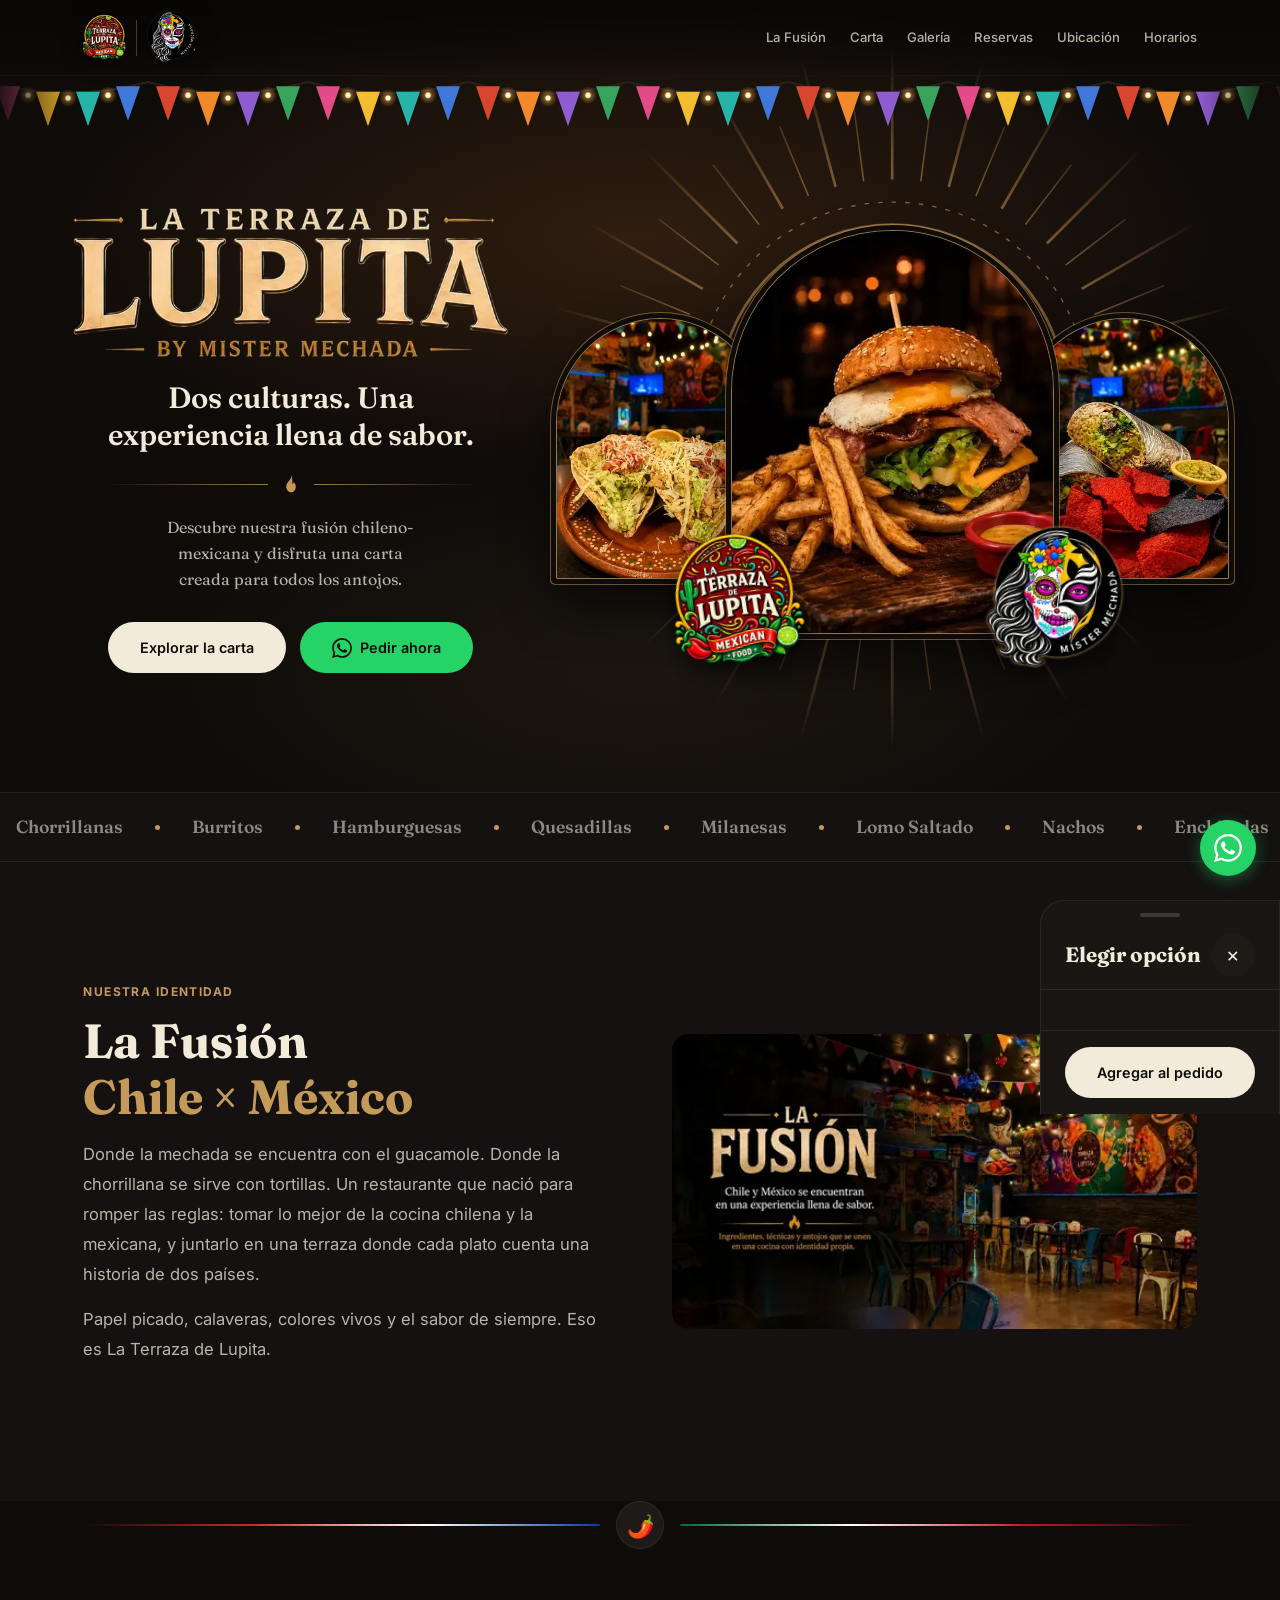
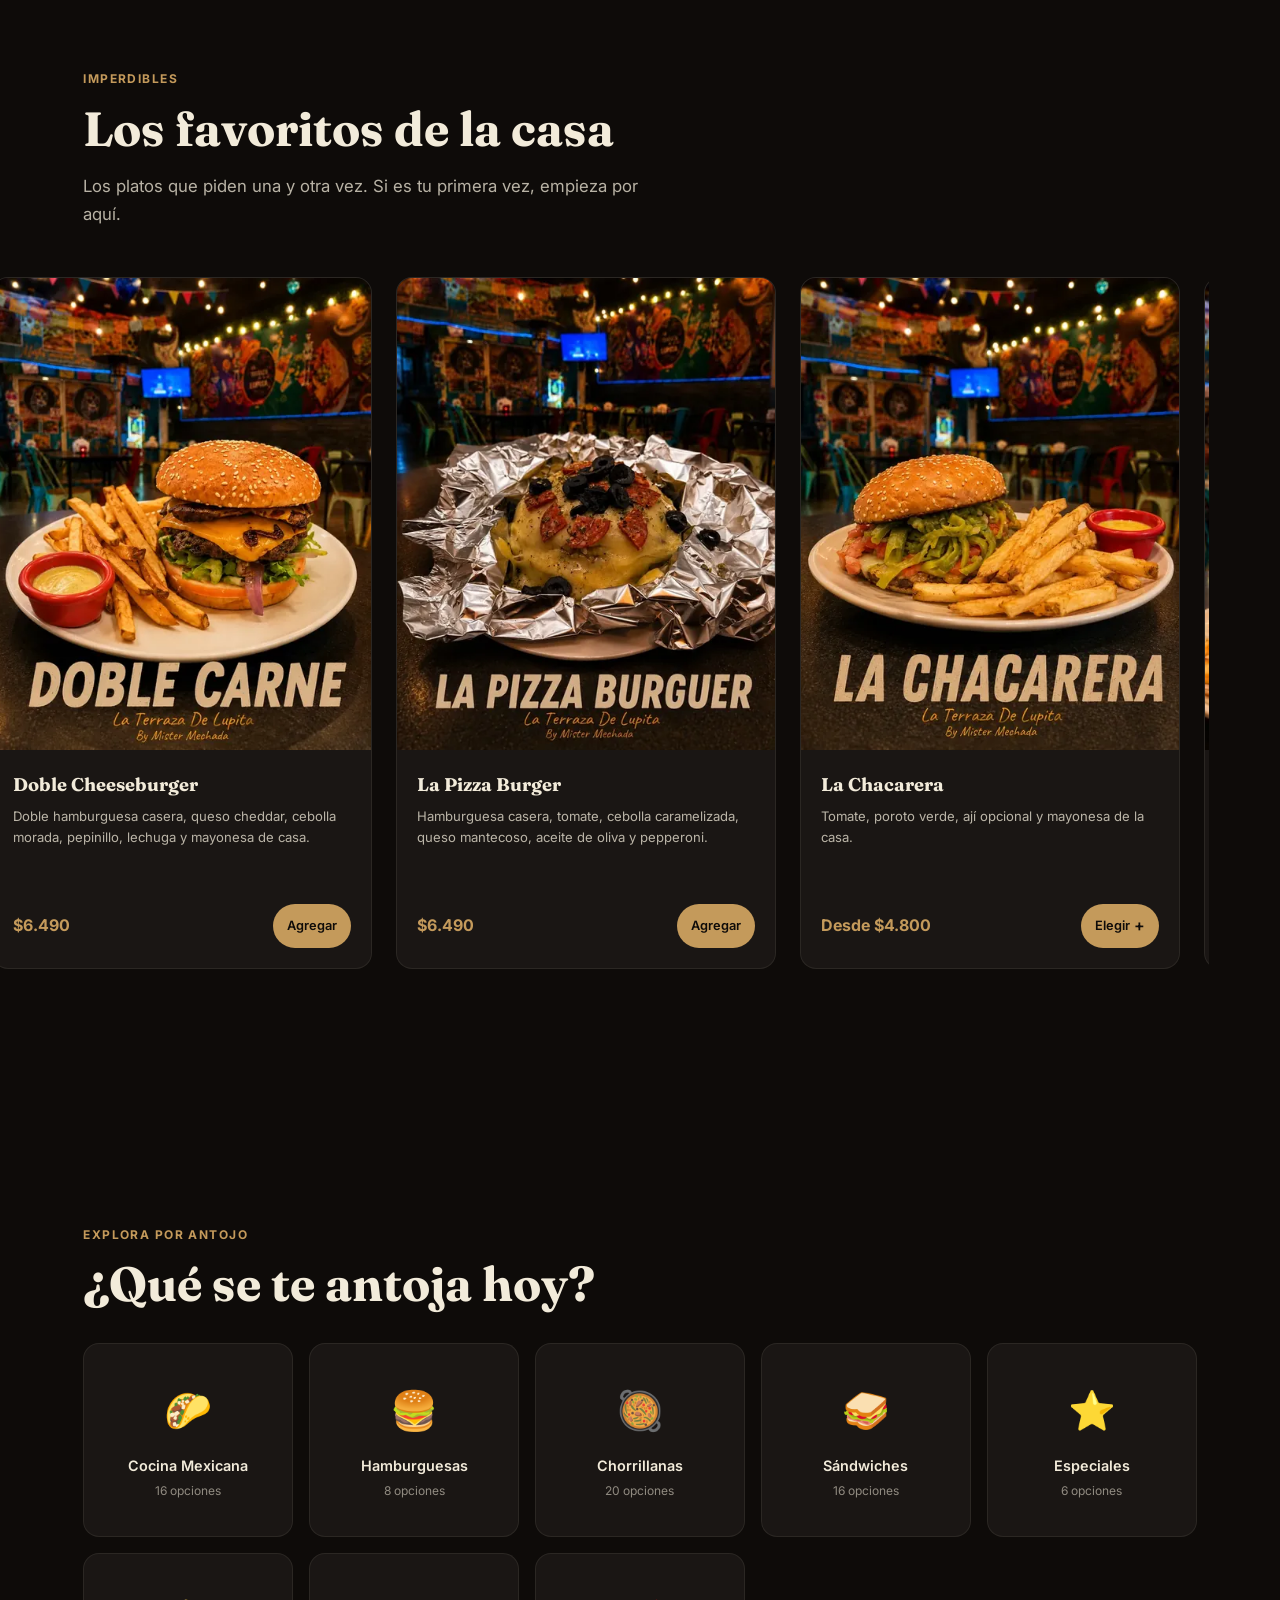
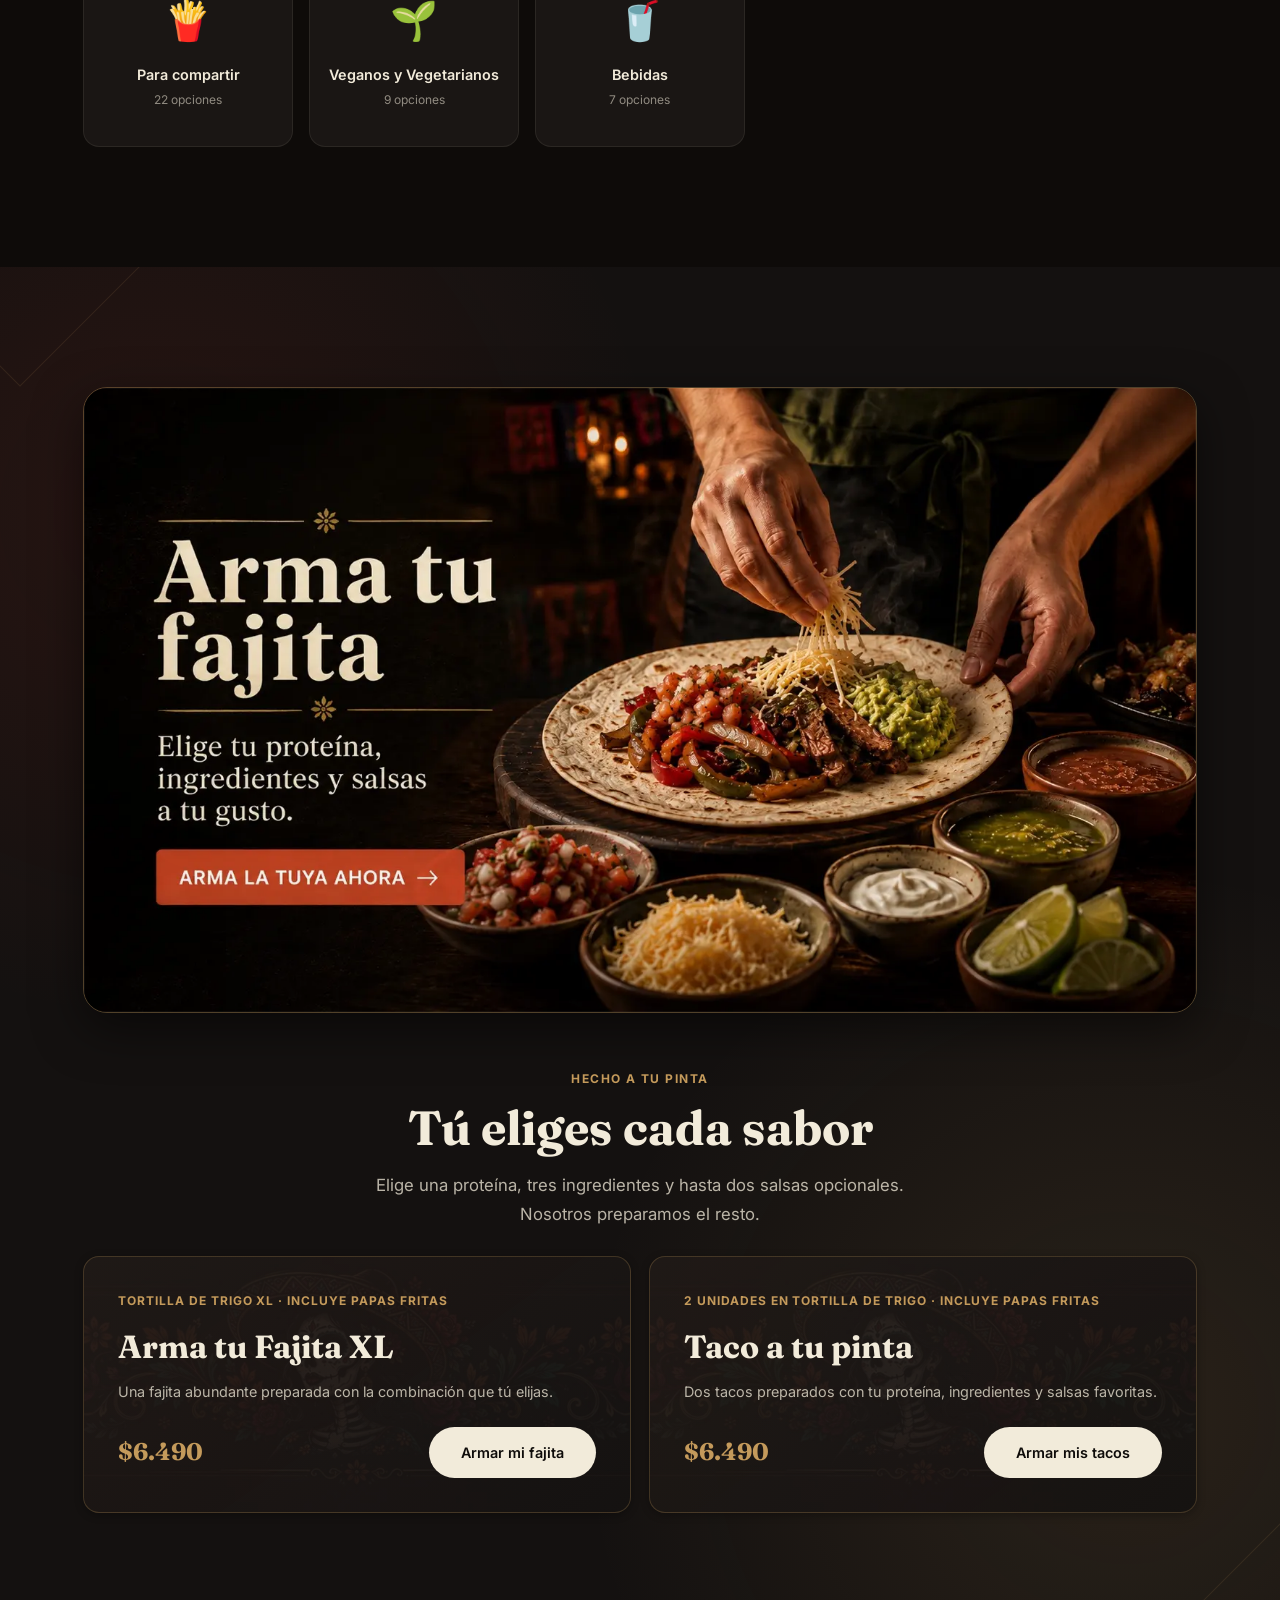
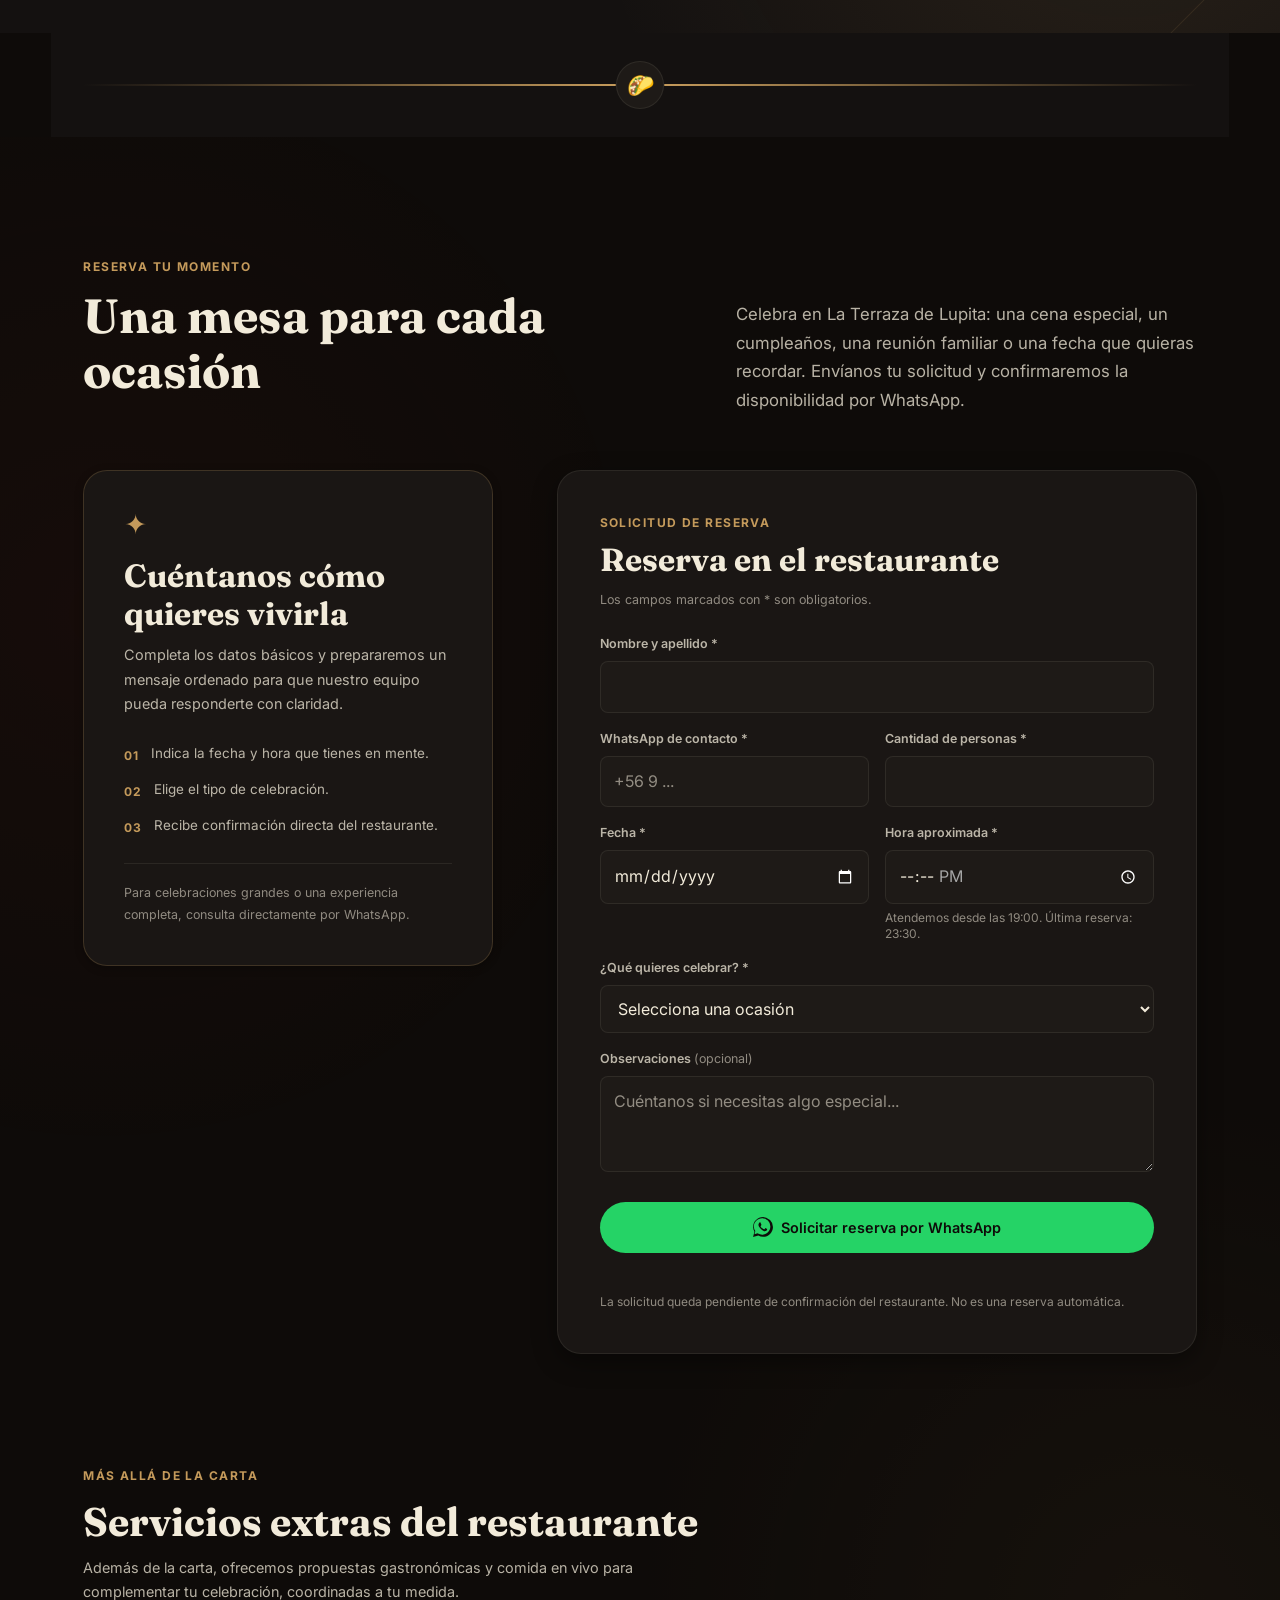
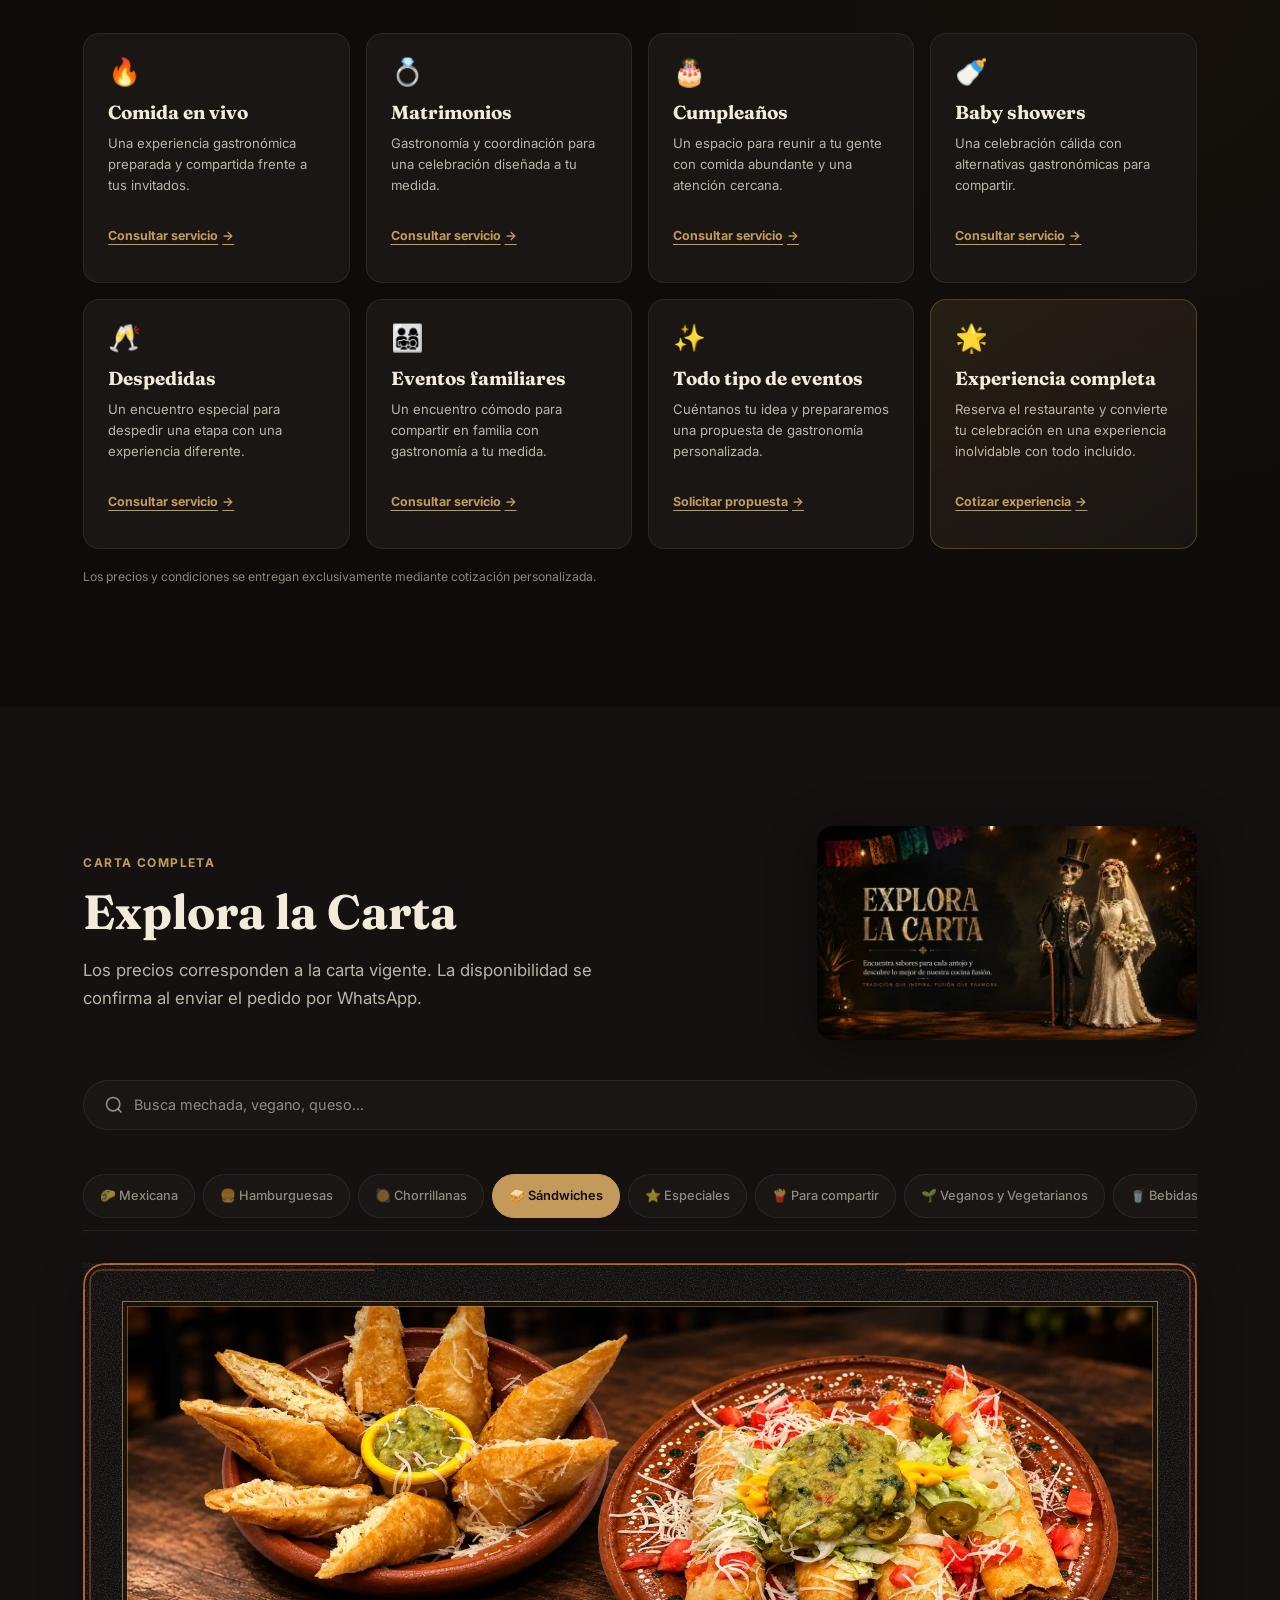
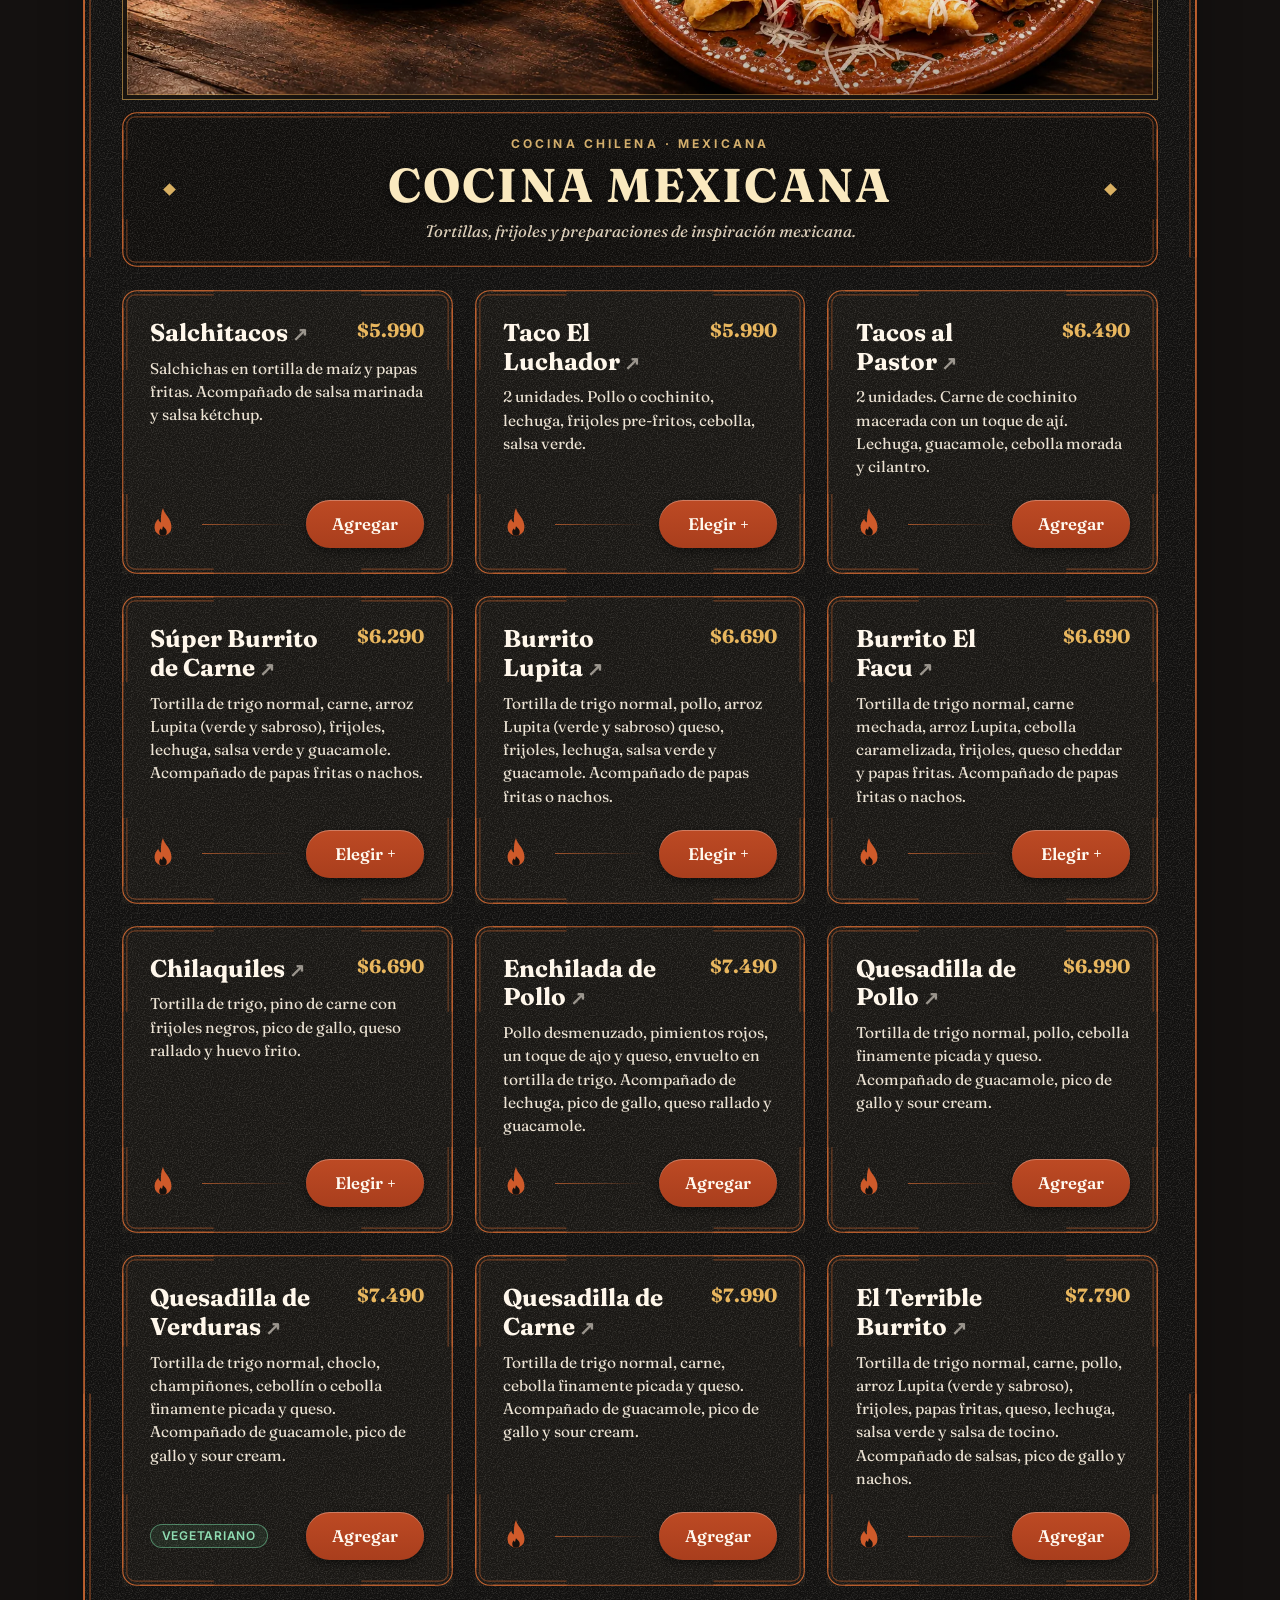
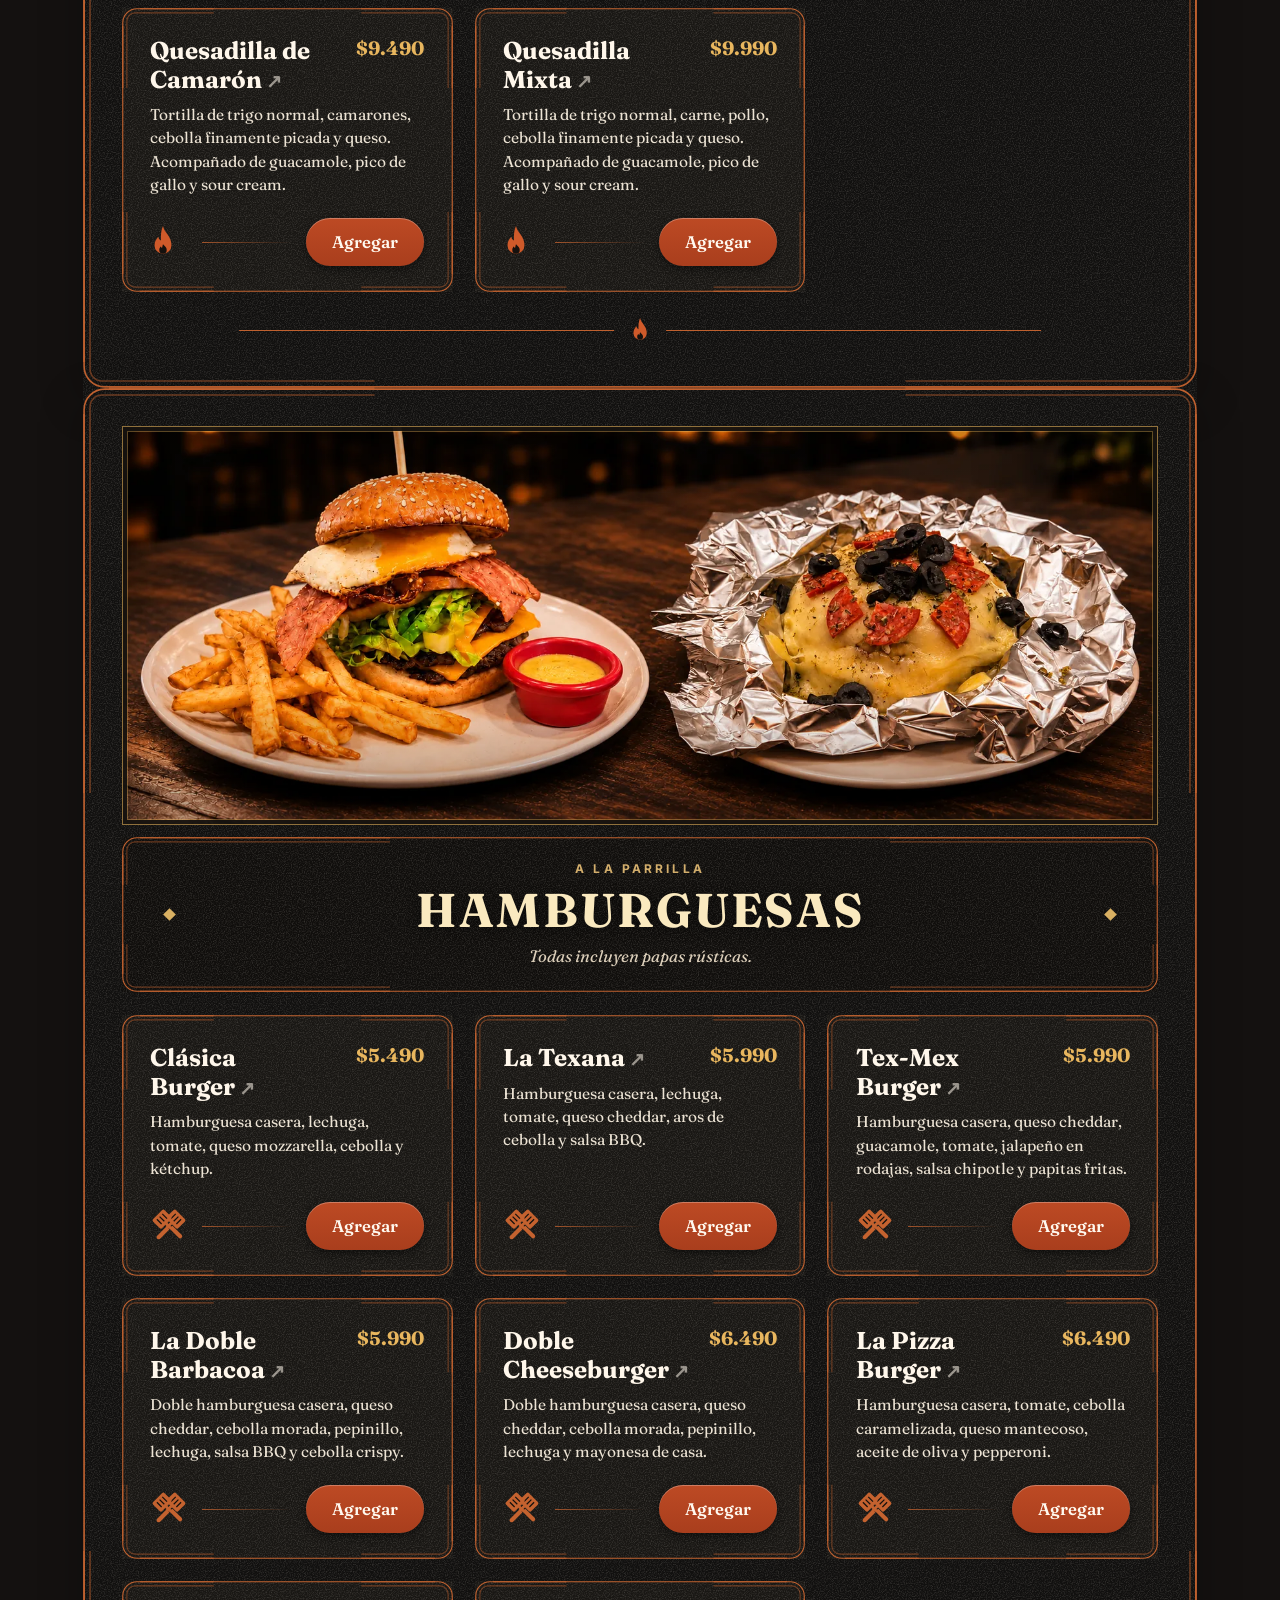
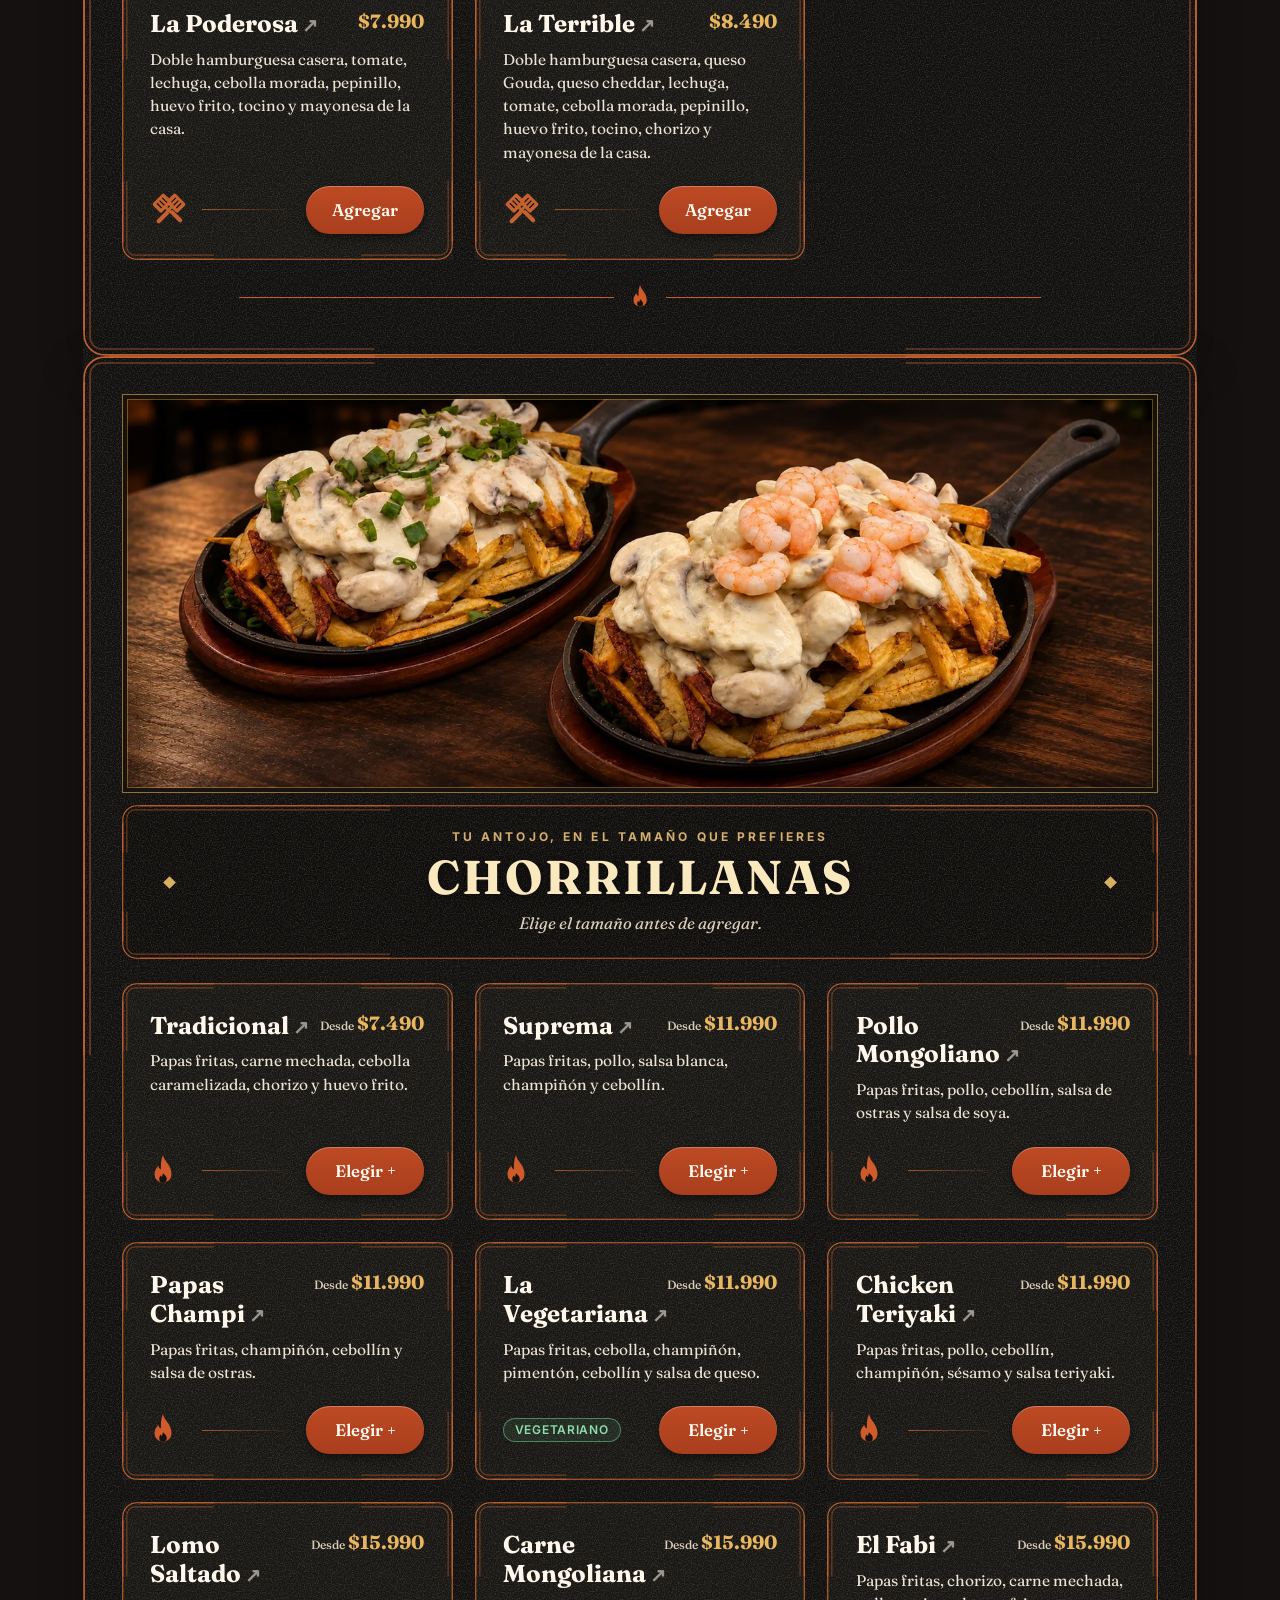
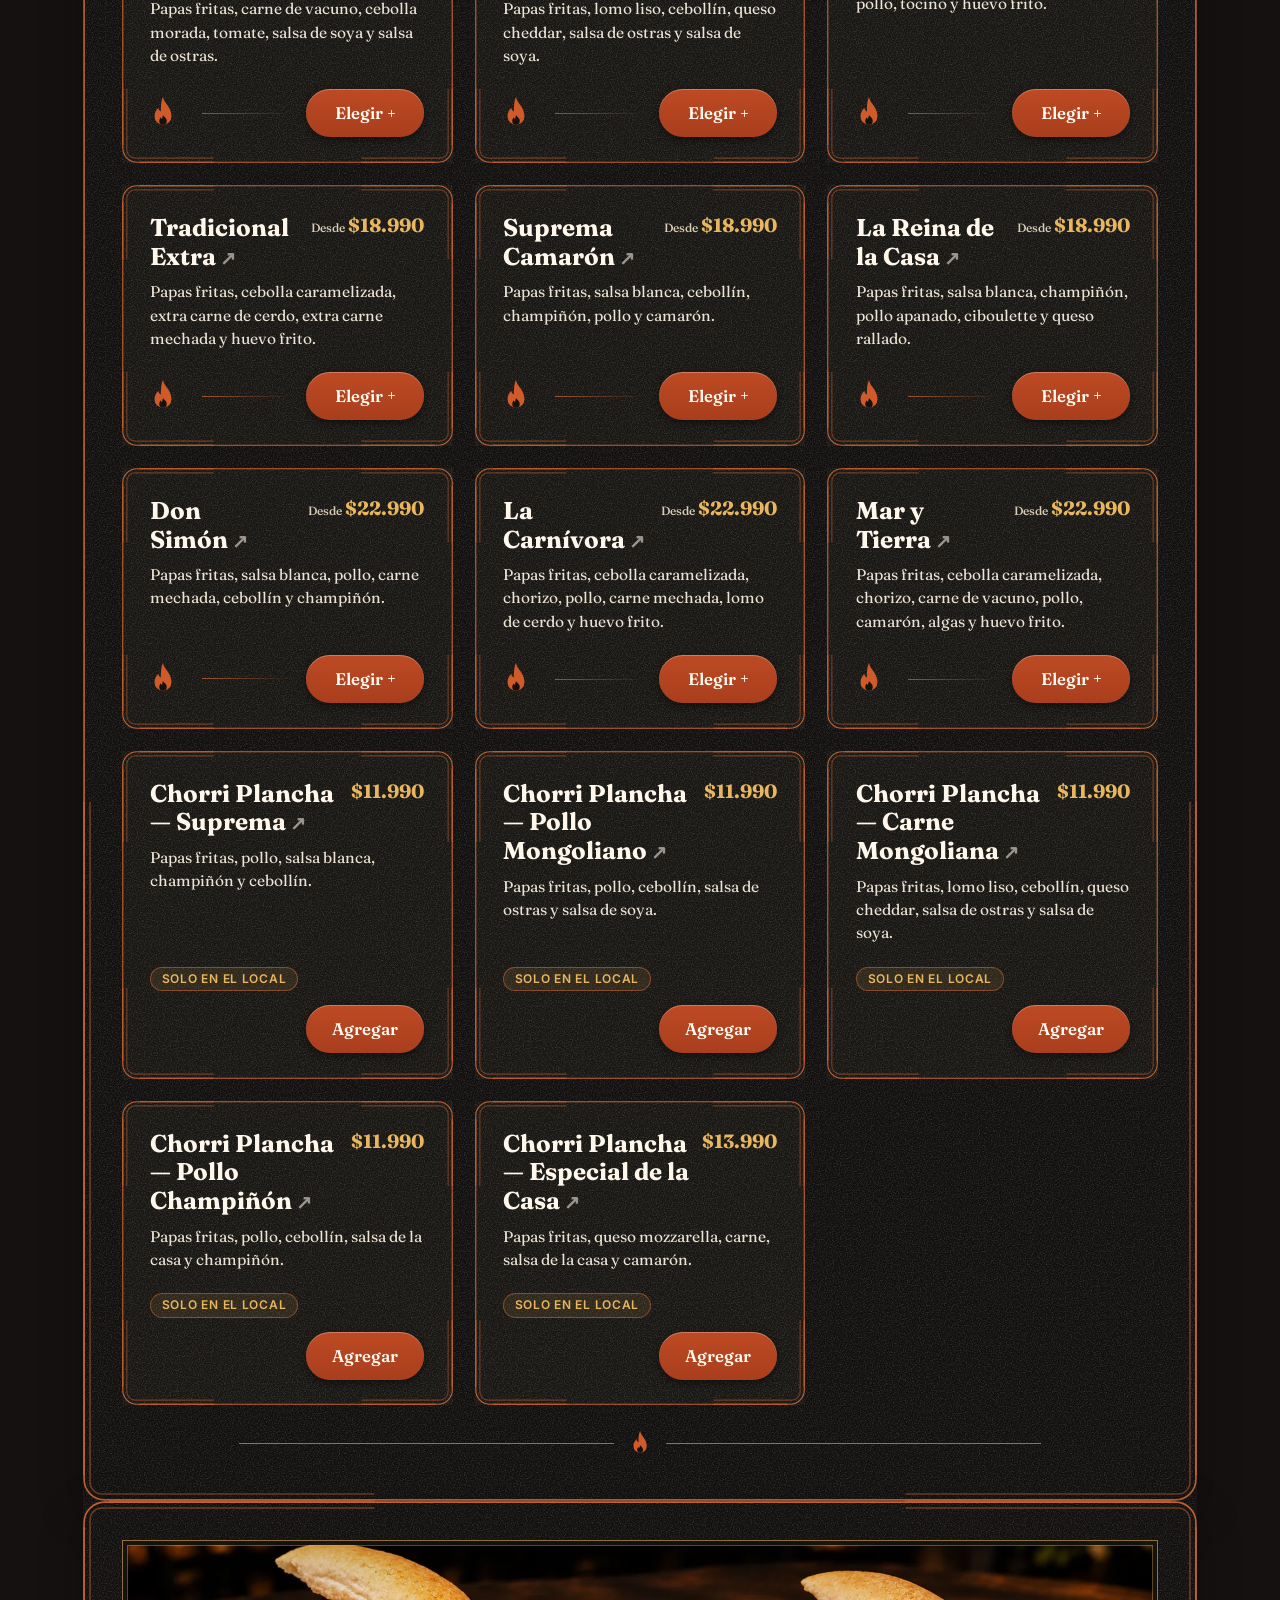
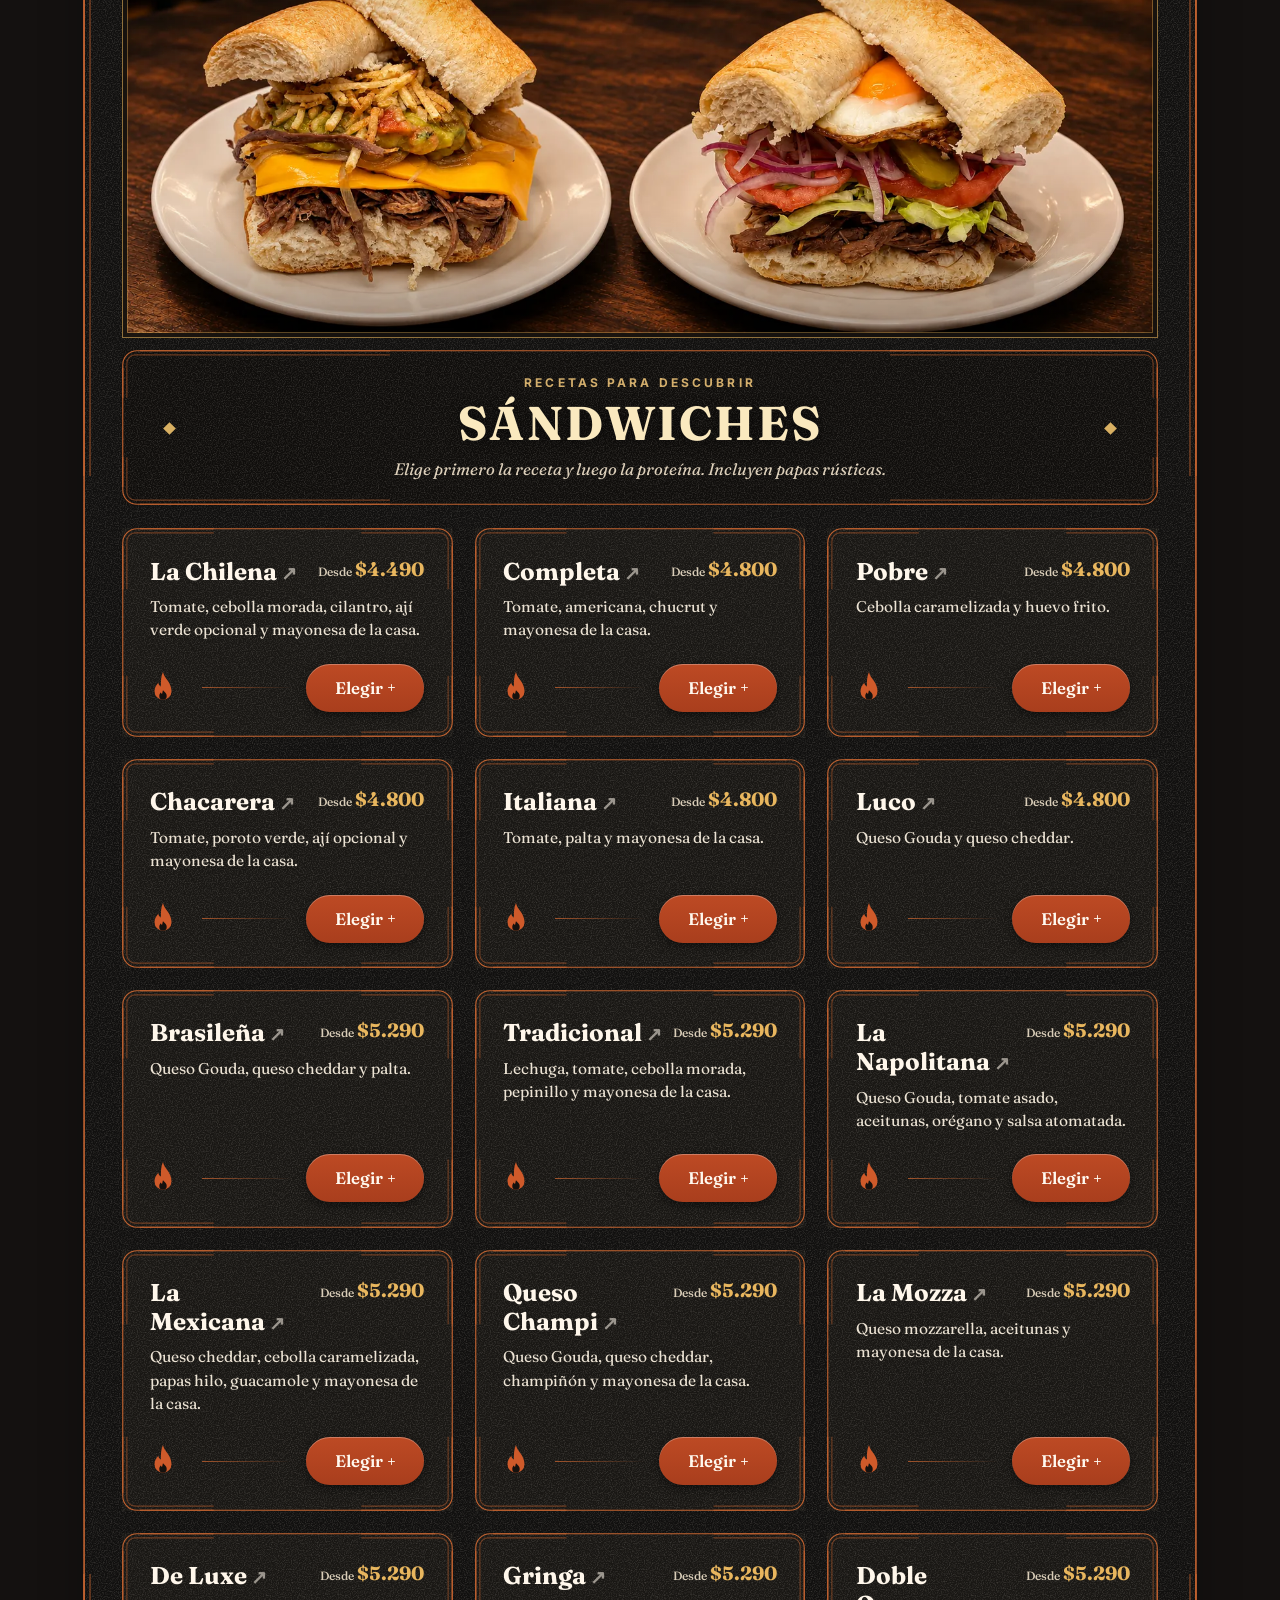
<file: index.html>
<!DOCTYPE html>
<html lang="es-CL">
<head>
<meta charset="UTF-8">
<meta name="viewport" content="width=device-width, initial-scale=1, viewport-fit=cover">
<title>La Terraza de Lupita · Fusión chileno-mexicana en Batuco</title>
<meta name="description" content="Restaurante de comida fusión chilena-mexicana en Batuco, Lampa. Explora la carta, personaliza tu pedido, reserva tu mesa y consulta eventos por WhatsApp.">
<meta name="theme-color" content="#0E0B09">
<meta name="color-scheme" content="dark">
<meta name="format-detection" content="telephone=no">
<meta property="og:title" content="La Terraza de Lupita by Mister Mechada">
<meta property="og:description" content="Dos culturas. Una experiencia llena de sabor. Carta digital, delivery, retiro y pedidos a la mesa en Batuco.">
<meta property="og:type" content="website">
<meta property="og:locale" content="es_CL">
<link rel="canonical" href="https://laterrazadelupita.cl/">
<meta property="og:url" content="https://laterrazadelupita.cl/">
<meta property="og:site_name" content="La Terraza de Lupita by Mister Mechada">
<meta property="og:image" content="https://laterrazadelupita.cl/assets/img/og-image.jpg?v=20261124">
<meta property="og:image:type" content="image/jpeg">
<meta property="og:image:width" content="1200">
<meta property="og:image:height" content="630">
<meta property="og:image:alt" content="La Terraza de Lupita by Mister Mechada — Dos culturas, una experiencia llena de sabor">
<meta name="twitter:card" content="summary_large_image">
<meta name="twitter:title" content="La Terraza de Lupita by Mister Mechada">
<meta name="twitter:description" content="Dos culturas. Una experiencia llena de sabor. Carta digital, delivery, retiro y pedidos a la mesa en Batuco.">
<meta name="twitter:image" content="https://laterrazadelupita.cl/assets/img/og-image.jpg?v=20261124">
<link rel="icon" href="/favicon.ico" sizes="any">
<link rel="icon" type="image/png" sizes="32x32" href="/favicon-32.png">
<link rel="apple-touch-icon" href="/apple-touch-icon.png">
<link rel="preconnect" href="https://fonts.googleapis.com">
<link rel="preconnect" href="https://fonts.gstatic.com" crossorigin>
<link href="https://fonts.googleapis.com/css2?family=Fraunces:opsz,wght@9..144,400;9..144,600;9..144,700;9..144,800&family=Inter:wght@400;500;600;700&display=swap" rel="stylesheet">
<script type="application/ld+json">
{
  "@context": "https://schema.org",
  "@type": "Restaurant",
  "name": "La Terraza de Lupita by Mister Mechada",
  "description": "Restaurante de comida fusión chilena-mexicana en Batuco. Chorrillanas, sándwiches, cocina mexicana, hamburguesas y más.",
  "url": "https://laterrazadelupita.cl",
  "image": "https://laterrazadelupita.cl/assets/img/og-image.jpg?v=20261124",
  "telephone": "+56990998900",
  "address": {
    "@type": "PostalAddress",
    "streetAddress": "Chile 1040",
    "addressLocality": "Batuco, Lampa",
    "addressRegion": "Región Metropolitana",
    "addressCountry": "CL"
  },
  "servesCuisine": ["Chilena", "Mexicana", "Tex-Mex", "Fusión"],
  "priceRange": "$$",
  "acceptsReservations": true,
  "hasMenu": "https://laterrazadelupita.cl/#carta",
  "openingHoursSpecification": [
    {
      "@type": "OpeningHoursSpecification",
      "dayOfWeek": ["Sunday","Monday","Tuesday","Wednesday","Thursday"],
      "opens": "19:00",
      "closes": "00:00"
    },
    {
      "@type": "OpeningHoursSpecification",
      "dayOfWeek": ["Friday","Saturday"],
      "opens": "19:00",
      "closes": "01:00"
    }
  ],
  "sameAs": [
    "https://www.instagram.com/lasterrazasdelupita",
    "https://www.facebook.com/share/1C8872zJEe/?mibextid=wwXIfr",
    "https://www.tiktok.com/@lasterrazasdelupita"
  ]
}
</script>
<link rel="stylesheet" href="css/styles.css?v=20261126b">
<link rel="stylesheet" href="css/lupita-carta.css?v=20261125b">
<link rel="stylesheet" href="css/lupita-horarios.css?v=20261125b">
</head>
<body>

<a class="skip-link" href="#contenido">Saltar al contenido</a>

<!-- ═══ SPLASH LOADER ═══ -->
<div class="splash" id="splash" aria-hidden="true">
  <div class="splash__inner">
    <span class="splash__brand">La Terraza de Lupita</span>
    <span class="splash__sub">by Mister Mechada</span>
    <div class="splash__bar"><div class="splash__fill"></div></div>
  </div>
</div>

<noscript>
  <style>.splash{display:none!important}</style>
  <div class="noscript-note">La carta interactiva necesita JavaScript. Mientras tanto, haz tu pedido o reserva por <a href="https://wa.me/56990998900" rel="noreferrer">WhatsApp</a>.</div>
</noscript>

<!-- ═══ CUSTOM CURSOR (desktop) ═══ -->
<div class="cursor cursor--outer" id="cursor-outer"></div>
<div class="cursor cursor--inner" id="cursor-inner"></div>

<!-- ═══ SCROLL PROGRESS ═══ -->
<div class="scroll-progress" id="scroll-progress"></div>

<!-- ═══ HEADER ═══ -->
<header class="site-header" id="site-header">
<div class="shell header-inner">
  <a class="brand-lockup" href="#inicio" aria-label="La Terraza de Lupita by Mister Mechada — volver al inicio">
    <img src="assets/brand/terraza-lupita.webp" alt="La Terraza de Lupita" width="128" height="162">
    <span class="brand-lockup__divider" aria-hidden="true"></span>
    <img src="assets/brand/mister-mechada.webp" alt="Mister Mechada" width="145" height="162">
  </a>
  <nav class="header-nav" id="header-nav" aria-label="Principal">
    <a href="#la-fusion">La Fusión</a>
    <a href="#carta">Carta</a>
    <a href="#galeria">Galería</a>
    <a href="#reservas">Reservas</a>
    <a href="#ubicacion">Ubicación</a>
    <a href="#horarios">Horarios</a>
  </nav>
  <button class="hamburger" id="hamburger" type="button" aria-label="Abrir menú" aria-expanded="false" aria-controls="mobile-nav">
    <span></span><span></span><span></span>
  </button>
</div>
</header>

<!-- ═══ MOBILE NAV OVERLAY ═══ -->
<div class="mobile-nav" id="mobile-nav" aria-hidden="true">
  <nav class="mobile-nav__links" aria-label="Menú móvil">
    <a href="#la-fusion">La Fusión</a>
    <a href="#carta">Carta</a>
    <a href="#galeria">Galería</a>
    <a href="#reservas">Reservas y eventos</a>
    <a href="#solo-local">Solo en el Local</a>
    <a href="#ubicacion">Ubicación</a>
    <a href="#horarios">Horarios</a>
    <a class="mobile-nav__cta" href="https://wa.me/56990998900" target="_blank" rel="noreferrer">Pedir por WhatsApp</a>
  </nav>
</div>

<main id="contenido" tabindex="-1">

<!-- ═══ HERO ═══ -->
<section class="hero" id="inicio">
  <h1 class="sr-only">La Terraza de Lupita by Mister Mechada — restaurante fusión chileno-mexicana en Batuco</h1>
  <div class="hero__garland" aria-hidden="true"></div>
  <div class="hero__content shell">
    <div class="hero__copy reveal-up">
      <img class="hero__wordmark" src="assets/img/hero-wordmark.webp" alt="" width="658" height="227" decoding="async">
      <p class="hero__tagline">Dos culturas. Una experiencia llena de sabor.</p>
      <div class="hero__rule" aria-hidden="true"><span></span><svg viewBox="0 0 24 24" width="22" height="22" fill="currentColor"><path d="M12.6 2c.4 3.1-1.3 4.8-2.9 6.6C8.2 10.3 6.8 12 6.8 14.7c0 3.4 2.4 6.3 5.2 6.3s5.2-2.7 5.2-6.1c0-2.2-1-3.8-2.1-5.1-.3 1.2-.8 2-1.6 2.6.4-3.7-.5-7.6-.9-10.4z"/></svg><span></span></div>
      <p class="hero__lead">Descubre nuestra fusión chileno-mexicana y disfruta una carta creada para todos los antojos.</p>
      <div class="hero__actions">
        <a class="btn btn--primary magnetic" href="#carta">Explorar la carta</a>
      <a class="btn btn--whatsapp magnetic" href="https://wa.me/56990998900" target="_blank" rel="noreferrer">
        <svg viewBox="0 0 24 24" fill="currentColor" width="20" height="20"><path d="M17.472 14.382c-.297-.149-1.758-.867-2.03-.967-.273-.099-.471-.148-.67.15-.197.297-.767.966-.94 1.164-.173.199-.347.223-.644.075-.297-.15-1.255-.463-2.39-1.475-.883-.788-1.48-1.761-1.653-2.059-.173-.297-.018-.458.13-.606.134-.133.298-.347.446-.52.149-.174.198-.298.298-.497.099-.198.05-.371-.025-.52-.075-.149-.669-1.612-.916-2.207-.242-.579-.487-.5-.669-.51-.173-.008-.371-.01-.57-.01-.198 0-.52.074-.792.372-.272.297-1.04 1.016-1.04 2.479 0 1.462 1.065 2.875 1.213 3.074.149.198 2.096 3.2 5.077 4.487.709.306 1.262.489 1.694.625.712.227 1.36.195 1.871.118.571-.085 1.758-.719 2.006-1.413.248-.694.248-1.289.173-1.413-.074-.124-.272-.198-.57-.347m-5.421 7.403h-.004a9.87 9.87 0 01-5.031-1.378l-.361-.214-3.741.982.998-3.648-.235-.374a9.86 9.86 0 01-1.51-5.26c.001-5.45 4.436-9.884 9.888-9.884 2.64 0 5.122 1.03 6.988 2.898a9.825 9.825 0 012.893 6.994c-.003 5.45-4.437 9.884-9.885 9.884m8.413-18.297A11.815 11.815 0 0012.05 0C5.495 0 .16 5.335.157 11.892c0 2.096.547 4.142 1.588 5.945L.057 24l6.305-1.654a11.882 11.882 0 005.683 1.448h.005c6.554 0 11.89-5.335 11.893-11.893a11.821 11.821 0 00-3.48-8.413z"/></svg>
        Pedir ahora
      </a>
      </div>
    </div>
  </div>
  <div class="hero__stage">
    <figure class="arch arch--left"><img src="assets/img/hero-arco-taco.webp" srcset="assets/img/hero-arco-taco-360.webp 360w, assets/img/hero-arco-taco.webp 560w" sizes="(max-width: 700px) 30vw, 180px" alt="Taco El Luchador servido en plato de barro" width="560" height="700" decoding="async"></figure>
    <figure class="arch arch--right"><img src="assets/img/hero-arco-burrito.webp" srcset="assets/img/hero-arco-burrito-360.webp 360w, assets/img/hero-arco-burrito.webp 560w" sizes="(max-width: 700px) 30vw, 180px" alt="Burrito Lupita con nachos de colores y guacamole" width="560" height="700" decoding="async"></figure>
    <figure class="arch arch--center"><img src="assets/img/hero-foto.webp" srcset="assets/img/hero-foto-480.webp 480w, assets/img/hero-foto.webp 774w" sizes="(max-width: 700px) 45vw, 280px" alt="Hamburguesa con huevo frito, tocino y queso junto a papas fritas, sobre una tabla de madera" width="774" height="864" fetchpriority="high" decoding="async"></figure>
    <img class="hero__seal" src="assets/img/hero-sello.webp" alt="" width="360" height="358" decoding="async">
    <img class="hero__seal hero__seal--mm" src="assets/img/hero-sello-mm.webp" alt="" width="333" height="360" decoding="async">
  </div>
</section>

<!-- ═══ MARQUEE TICKER ═══ -->
<div class="marquee" aria-hidden="true">
  <div class="marquee__track">
    <span>Chorrillanas</span><span class="marquee__dot"></span>
    <span>Burritos</span><span class="marquee__dot"></span>
    <span>Hamburguesas</span><span class="marquee__dot"></span>
    <span>Quesadillas</span><span class="marquee__dot"></span>
    <span>Milanesas</span><span class="marquee__dot"></span>
    <span>Lomo Saltado</span><span class="marquee__dot"></span>
    <span>Nachos</span><span class="marquee__dot"></span>
    <span>Enchiladas</span><span class="marquee__dot"></span>
    <span>Chorrillanas</span><span class="marquee__dot"></span>
    <span>Burritos</span><span class="marquee__dot"></span>
    <span>Hamburguesas</span><span class="marquee__dot"></span>
    <span>Quesadillas</span><span class="marquee__dot"></span>
    <span>Milanesas</span><span class="marquee__dot"></span>
    <span>Lomo Saltado</span><span class="marquee__dot"></span>
    <span>Nachos</span><span class="marquee__dot"></span>
    <span>Enchiladas</span><span class="marquee__dot"></span>
  </div>
</div>

<!-- ═══ 1. LA FUSIÓN — Diferenciador ═══ -->
<section class="section section--fusion" id="la-fusion">
  <div class="shell">
    <div class="fusion">
      <div class="fusion__text reveal-up">
        <span class="eyebrow">Nuestra Identidad</span>
        <h2 class="section-title">La Fusión<br><span class="gold">Chile × México</span></h2>
        <p class="fusion__desc">Donde la mechada se encuentra con el guacamole. Donde la chorrillana se sirve con tortillas. Un restaurante que nació para romper las reglas: tomar lo mejor de la cocina chilena y la mexicana, y juntarlo en una terraza donde cada plato cuenta una historia de dos países.</p>
        <p class="fusion__desc">Papel picado, calaveras, colores vivos y el sabor de siempre. Eso es La Terraza de Lupita.</p>
      </div>
      <div class="fusion__img reveal-up">
        <img src="assets/img/la-fusion.webp" srcset="assets/img/la-fusion-480.webp 480w, assets/img/la-fusion-640.webp 640w, assets/img/la-fusion.webp 800w" sizes="(max-width: 700px) 100vw, 480px" alt="Interior de La Terraza de Lupita — decoración con papel picado y colores vivos de Día de los Muertos" width="800" height="800" loading="lazy">
      </div>
    </div>
  </div>
</section>

<!-- ═══ SEPARADOR CHILE × MÉXICO ═══ -->
<div class="separator separator--flags" aria-hidden="true">
  <div class="separator__line separator__line--chile"></div>
  <div class="separator__icon reveal-up">🌶️</div>
  <div class="separator__line separator__line--mexico"></div>
</div>

<!-- ═══ 2. PRODUCTOS DESTACADOS ═══ -->
<section class="section section--featured" id="destacados">
  <div class="shell">
    <span class="eyebrow reveal-up">Imperdibles</span>
    <h2 class="section-title reveal-up">Los favoritos de la casa</h2>
    <p class="section-subtitle reveal-up">Los platos que piden una y otra vez. Si es tu primera vez, empieza por aquí.</p>
  </div>
  <div class="showcase" id="showcase">
    <div class="showcase__track">
      <article class="showcase__card">
        <div class="showcase__img"><img src="assets/img/doble-carne.webp" srcset="assets/img/doble-carne-480.webp 480w, assets/img/doble-carne-640.webp 640w, assets/img/doble-carne.webp 800w" sizes="(max-width: 700px) 85vw, 400px" alt="Doble Cheeseburger" width="800" height="800" loading="lazy"></div>
        <div class="showcase__info">
          <h3>Doble Cheeseburger</h3>
          <p>Doble hamburguesa casera, queso cheddar, cebolla morada, pepinillo, lechuga y mayonesa de casa.</p>
          <div class="showcase__foot">
            <span class="showcase__price">$6.490</span>
            <button class="add-btn" type="button" data-fav-add="67" aria-label="Agregar Doble Cheeseburger">Agregar</button>
          </div>
        </div>
      </article>
      <article class="showcase__card">
        <div class="showcase__img"><img src="assets/img/la-pizza-burguer.webp" srcset="assets/img/la-pizza-burguer-480.webp 480w, assets/img/la-pizza-burguer-640.webp 640w, assets/img/la-pizza-burguer.webp 900w" sizes="(max-width: 700px) 85vw, 400px" alt="La Pizza Burger" width="900" height="1125" loading="lazy"></div>
        <div class="showcase__info">
          <h3>La Pizza Burger</h3>
          <p>Hamburguesa casera, tomate, cebolla caramelizada, queso mantecoso, aceite de oliva y pepperoni.</p>
          <div class="showcase__foot">
            <span class="showcase__price">$6.490</span>
            <button class="add-btn" type="button" data-fav-add="68" aria-label="Agregar La Pizza Burger">Agregar</button>
          </div>
        </div>
      </article>
      <article class="showcase__card">
        <div class="showcase__img"><img src="assets/img/la-chacarera.webp" srcset="assets/img/la-chacarera-480.webp 480w, assets/img/la-chacarera-640.webp 640w, assets/img/la-chacarera.webp 800w" sizes="(max-width: 700px) 85vw, 400px" alt="La Chacarera con papas rústicas" width="800" height="800" loading="lazy"></div>
        <div class="showcase__info">
          <h3>La Chacarera</h3>
          <p>Tomate, poroto verde, ají opcional y mayonesa de la casa.</p>
          <div class="showcase__foot">
            <span class="showcase__price">Desde $4.800</span>
            <button class="add-btn choose" type="button" data-fav-add="52" aria-label="Elegir La Chacarera">Elegir</button>
          </div>
        </div>
      </article>
      <article class="showcase__card">
        <div class="showcase__img"><img src="assets/img/la-poderosa.webp" srcset="assets/img/la-poderosa-480.webp 480w, assets/img/la-poderosa-640.webp 640w, assets/img/la-poderosa.webp 1122w" sizes="(max-width: 700px) 85vw, 400px" alt="La Poderosa" width="800" height="800" loading="lazy"></div>
        <div class="showcase__info">
          <h3>La Poderosa</h3>
          <p>Doble hamburguesa casera, tomate, lechuga, cebolla morada, pepinillo, huevo frito, tocino y mayonesa de la casa.</p>
          <div class="showcase__foot">
            <span class="showcase__price">$7.990</span>
            <button class="add-btn" type="button" data-fav-add="69" aria-label="Agregar La Poderosa">Agregar</button>
          </div>
        </div>
      </article>
      <article class="showcase__card">
        <div class="showcase__img"><img src="assets/img/la-chilena-plato.webp" srcset="assets/img/la-chilena-plato-480.webp 480w, assets/img/la-chilena-plato-640.webp 640w, assets/img/la-chilena-plato.webp 900w" sizes="(max-width: 700px) 85vw, 400px" alt="La Chilena" width="900" height="1125" loading="lazy"></div>
        <div class="showcase__info">
          <h3>La Chilena</h3>
          <p>Tomate, cebolla morada, cilantro, ají verde opcional y mayonesa de la casa.</p>
          <div class="showcase__foot">
            <span class="showcase__price">Desde $4.490</span>
            <button class="add-btn choose" type="button" data-fav-add="51" aria-label="Elegir La Chilena">Elegir</button>
          </div>
        </div>
      </article>
      <article class="showcase__card">
        <div class="showcase__img"><img src="assets/img/la-napolitana.webp" srcset="assets/img/la-napolitana-480.webp 480w, assets/img/la-napolitana-640.webp 640w, assets/img/la-napolitana.webp 800w" sizes="(max-width: 700px) 85vw, 400px" alt="La Napolitana" width="800" height="800" loading="lazy"></div>
        <div class="showcase__info">
          <h3>La Napolitana</h3>
          <p>Queso Gouda, tomate asado, aceitunas, orégano y salsa atomatada.</p>
          <div class="showcase__foot">
            <span class="showcase__price">Desde $5.290</span>
            <button class="add-btn choose" type="button" data-fav-add="58" aria-label="Elegir La Napolitana">Elegir</button>
          </div>
        </div>
      </article>
      <article class="showcase__card">
        <div class="showcase__img"><img src="assets/img/chorriplancha.webp" srcset="assets/img/chorriplancha-480.webp 480w, assets/img/chorriplancha-640.webp 640w, assets/img/chorriplancha.webp 800w" sizes="(max-width: 700px) 85vw, 400px" alt="Chorri Plancha" width="800" height="800" loading="lazy"></div>
        <div class="showcase__info">
          <span class="showcase__badge showcase__badge--local">Solo en el local</span>
          <h3>Chorri Plancha</h3>
          <p>Una experiencia a la plancha, chisporroteante y abundante.</p>
          <div class="showcase__foot">
            <span class="showcase__price">Desde $11.990</span>
            <button class="add-btn" type="button" data-fav-scroll="29" aria-label="Ver opciones de Chorri Plancha en la carta">Ver opciones</button>
          </div>
        </div>
      </article>
      <article class="showcase__card">
        <div class="showcase__img"><img src="assets/img/gringa.webp" srcset="assets/img/gringa-480.webp 480w, assets/img/gringa-640.webp 640w, assets/img/gringa.webp 900w" sizes="(max-width: 700px) 85vw, 400px" alt="Gringa" width="900" height="1125" loading="lazy"></div>
        <div class="showcase__info">
          <h3>Gringa</h3>
          <p>Queso Gouda, queso cheddar, cebolla morada, tocino y mayonesa de la casa.</p>
          <div class="showcase__foot">
            <span class="showcase__price">Desde $5.290</span>
            <button class="add-btn choose" type="button" data-fav-add="56" aria-label="Elegir Gringa">Elegir</button>
          </div>
        </div>
      </article>
      <article class="showcase__card">
        <div class="showcase__img"><img src="assets/img/brasilena.webp" srcset="assets/img/brasilena-480.webp 480w, assets/img/brasilena-640.webp 640w, assets/img/brasilena.webp 900w" sizes="(max-width: 700px) 85vw, 400px" alt="Brasileña" width="900" height="1125" loading="lazy"></div>
        <div class="showcase__info">
          <h3>Brasileña</h3>
          <p>Queso Gouda, queso cheddar y palta.</p>
          <div class="showcase__foot">
            <span class="showcase__price">Desde $5.290</span>
            <button class="add-btn choose" type="button" data-fav-add="60" aria-label="Elegir Brasileña">Elegir</button>
          </div>
        </div>
      </article>
      <article class="showcase__card">
        <div class="showcase__img"><img src="assets/img/suprema-camaron.webp" srcset="assets/img/suprema-camaron-480.webp 480w, assets/img/suprema-camaron-640.webp 640w, assets/img/suprema-camaron.webp 900w" sizes="(max-width: 700px) 85vw, 400px" alt="Suprema Camarón" width="900" height="1125" loading="lazy"></div>
        <div class="showcase__info">
          <h3>Suprema Camarón</h3>
          <p>Papas fritas, salsa blanca, cebollín, champiñón, pollo y camarón.</p>
          <div class="showcase__foot">
            <span class="showcase__price">Desde $18.990</span>
            <button class="add-btn choose" type="button" data-fav-add="24" aria-label="Elegir Suprema Camarón">Elegir</button>
          </div>
        </div>
      </article>
      <article class="showcase__card">
        <div class="showcase__img"><img src="assets/img/quesadilla-mixta.webp" srcset="assets/img/quesadilla-mixta-480.webp 480w, assets/img/quesadilla-mixta-640.webp 640w, assets/img/quesadilla-mixta.webp 900w" sizes="(max-width: 700px) 85vw, 400px" alt="Quesadilla Mixta" width="900" height="1125" loading="lazy"></div>
        <div class="showcase__info">
          <h3>Quesadilla Mixta</h3>
          <p>Tortilla de trigo normal, carne, pollo, cebolla finamente picada y queso. Acompañado de guacamole, pico de gallo y sour cream.</p>
          <div class="showcase__foot">
            <span class="showcase__price">$9.990</span>
            <button class="add-btn" type="button" data-fav-add="46" aria-label="Agregar Quesadilla Mixta">Agregar</button>
          </div>
        </div>
      </article>
      <article class="showcase__card">
        <div class="showcase__img"><img src="assets/img/enchiladas-de-pollo.webp" srcset="assets/img/enchiladas-de-pollo-480.webp 480w, assets/img/enchiladas-de-pollo-640.webp 640w, assets/img/enchiladas-de-pollo.webp 900w" sizes="(max-width: 700px) 85vw, 400px" alt="Enchilada de Pollo" width="900" height="1125" loading="lazy"></div>
        <div class="showcase__info">
          <h3>Enchilada de Pollo</h3>
          <p>Pollo desmenuzado, pimientos rojos, un toque de ajo y queso, envuelto en tortilla de trigo. Acompañado de lechuga, pico de gallo, queso rallado y guacamole.</p>
          <div class="showcase__foot">
            <span class="showcase__price">$7.490</span>
            <button class="add-btn" type="button" data-fav-add="40" aria-label="Agregar Enchilada de Pollo">Agregar</button>
          </div>
        </div>
      </article>
      <article class="showcase__card">
        <div class="showcase__img"><img src="assets/img/chorrillana-papas-champi.webp" srcset="assets/img/chorrillana-papas-champi-480.webp 480w, assets/img/chorrillana-papas-champi-640.webp 640w, assets/img/chorrillana-papas-champi.webp 900w" sizes="(max-width: 700px) 85vw, 400px" alt="Chorrillana Papas Champi" width="900" height="1125" loading="lazy"></div>
        <div class="showcase__info">
          <h3>Chorrillana Papas Champi</h3>
          <p>Papas fritas, champiñón, cebollín y salsa de ostras.</p>
          <div class="showcase__foot">
            <span class="showcase__price">Desde $11.990</span>
            <button class="add-btn choose" type="button" data-fav-add="17" aria-label="Elegir Chorrillana Papas Champi">Elegir</button>
          </div>
        </div>
      </article>
      <article class="showcase__card">
        <div class="showcase__img"><img src="assets/img/burrito-lupita.webp" srcset="assets/img/burrito-lupita-480.webp 480w, assets/img/burrito-lupita-640.webp 640w, assets/img/burrito-lupita.webp 800w" sizes="(max-width: 700px) 85vw, 400px" alt="Burrito Lupita" width="800" height="800" loading="lazy"></div>
        <div class="showcase__info">
          <h3>Burrito Lupita</h3>
          <p>Tortilla de trigo normal, pollo, arroz Lupita (verde y sabroso) queso, frijoles, lechuga, salsa verde y guacamole. Acompañado de papas fritas o nachos.</p>
          <div class="showcase__foot">
            <span class="showcase__price">$6.690</span>
            <button class="add-btn choose" type="button" data-fav-add="37" aria-label="Elegir Burrito Lupita">Elegir</button>
          </div>
        </div>
      </article>
      <article class="showcase__card">
        <div class="showcase__img"><img src="assets/img/la-texana.webp" srcset="assets/img/la-texana-480.webp 480w, assets/img/la-texana-640.webp 640w, assets/img/la-texana.webp 800w" sizes="(max-width: 700px) 85vw, 400px" alt="La Texana" width="800" height="999" loading="lazy"></div>
        <div class="showcase__info">
          <h3>La Texana</h3>
          <p>Hamburguesa casera, lechuga, tomate, queso cheddar, aros de cebolla y salsa BBQ.</p>
          <div class="showcase__foot">
            <span class="showcase__price">$5.990</span>
            <button class="add-btn" type="button" data-fav-add="64" aria-label="Agregar La Texana">Agregar</button>
          </div>
        </div>
      </article>
      <article class="showcase__card">
        <div class="showcase__img"><img src="assets/img/crispy-sandwich.webp" srcset="assets/img/crispy-sandwich-480.webp 480w, assets/img/crispy-sandwich-640.webp 640w, assets/img/crispy-sandwich.webp 800w" sizes="(max-width: 700px) 85vw, 400px" alt="Crispy Sandwich" width="800" height="999" loading="lazy"></div>
        <div class="showcase__info">
          <h3>Crispy Sandwich</h3>
          <p>Pollo crispy, lechuga, tomate, queso Gouda, tocino, mayonesa de tocino ahumado y salsa BBQ.</p>
          <div class="showcase__foot">
            <span class="showcase__price">$6.990</span>
            <button class="add-btn" type="button" data-fav-add="75" aria-label="Agregar Crispy Sandwich">Agregar</button>
          </div>
        </div>
      </article>
      <article class="showcase__card">
        <div class="showcase__img"><img src="assets/img/brasilena-mechada.webp" srcset="assets/img/brasilena-mechada-480.webp 480w, assets/img/brasilena-mechada-640.webp 640w, assets/img/brasilena-mechada.webp 800w" sizes="(max-width: 700px) 85vw, 400px" alt="Brasileña Mechada" width="800" height="999" loading="lazy"></div>
        <div class="showcase__info">
          <h3>Brasileña Mechada</h3>
          <p>Carne mechada, queso Gouda, queso cheddar y palta.</p>
          <div class="showcase__foot">
            <span class="showcase__price">$6.290</span>
            <button class="add-btn choose" type="button" data-fav-add="60" data-fav-opt="Mechada" aria-label="Elegir Brasileña Mechada">Elegir</button>
          </div>
        </div>
      </article>
      <article class="showcase__card">
        <div class="showcase__img"><img src="assets/img/nachos-supremos.webp" srcset="assets/img/nachos-supremos-480.webp 480w, assets/img/nachos-supremos-640.webp 640w, assets/img/nachos-supremos.webp 800w" sizes="(max-width: 700px) 85vw, 400px" alt="Nachos Supremos" width="800" height="999" loading="lazy"></div>
        <div class="showcase__info">
          <h3>Nachos Supremos</h3>
          <p>Nachos, salsa cheddar, chili de carne, tomate en cubo, salsa sour cream, cebollín (opcional) y jalapeños en rodajas.</p>
          <div class="showcase__foot">
            <span class="showcase__price">$6.990</span>
            <button class="add-btn" type="button" data-fav-add="127" aria-label="Agregar Nachos Supremos">Agregar</button>
          </div>
        </div>
      </article>
      <article class="showcase__card">
        <div class="showcase__img"><img src="assets/img/nachos-chili-carne.webp" srcset="assets/img/nachos-chili-carne-480.webp 480w, assets/img/nachos-chili-carne-640.webp 640w, assets/img/nachos-chili-carne.webp 800w" sizes="(max-width: 700px) 85vw, 400px" alt="Nachos con Chili de Carne" width="800" height="999" loading="lazy"></div>
        <div class="showcase__info">
          <h3>Nachos con Chili de Carne</h3>
          <p>Nachos, chili de carne, frijoles, choclo, salsa cheddar, guacamole y cebollín.</p>
          <div class="showcase__foot">
            <span class="showcase__price">$6.490</span>
            <button class="add-btn" type="button" data-fav-add="125" aria-label="Agregar Nachos con Chili de Carne">Agregar</button>
          </div>
        </div>
      </article>
      <article class="showcase__card">
        <div class="showcase__img"><img src="assets/img/terrible-burrito.webp" srcset="assets/img/terrible-burrito-480.webp 480w, assets/img/terrible-burrito-640.webp 640w, assets/img/terrible-burrito.webp 800w" sizes="(max-width: 700px) 85vw, 400px" alt="El Terrible Burrito" width="800" height="999" loading="lazy"></div>
        <div class="showcase__info">
          <h3>El Terrible Burrito</h3>
          <p>Tortilla de trigo normal, carne, pollo, arroz Lupita (verde y sabroso), frijoles, papas fritas, queso, lechuga, salsa verde y salsa de tocino. Acompañado de salsas, pico de gallo y nachos.</p>
          <div class="showcase__foot">
            <span class="showcase__price">$7.790</span>
            <button class="add-btn" type="button" data-fav-add="44" aria-label="Agregar El Terrible Burrito">Agregar</button>
          </div>
        </div>
      </article>
      <article class="showcase__card">
        <div class="showcase__img"><img src="assets/img/tablita-lupita.webp" srcset="assets/img/tablita-lupita-480.webp 480w, assets/img/tablita-lupita-640.webp 640w, assets/img/tablita-lupita.webp 800w" sizes="(max-width: 700px) 85vw, 400px" alt="Tablita Lupita Tex-Mex" width="800" height="999" loading="lazy"></div>
        <div class="showcase__info">
          <h3>Tablita Lupita Tex-Mex</h3>
          <p>Quesadilla de carne, flautitas de pollo, Alitas Chingonas, nachos con guacamole, aritos de cebolla, papitas fritas. Acompañado de salsas pico de gallo, salsa de la casa y BBQ.</p>
          <div class="showcase__foot">
            <span class="showcase__price">$19.990</span>
            <button class="add-btn" type="button" data-fav-add="13" aria-label="Agregar Tablita Lupita Tex-Mex">Agregar</button>
          </div>
        </div>
      </article>
    </div>
  </div>
</section>

<!-- ═══ 3. ¿QUÉ SE TE ANTOJA HOY? ═══ -->
<section class="section section--antojos" id="antojos">
  <div class="shell">
    <span class="eyebrow reveal-up">Explora por antojo</span>
    <h2 class="section-title reveal-up">¿Qué se te antoja hoy?</h2>
    <div class="antojos-grid">
      <a href="#mexicana" class="antojo-card reveal-up">
        <span class="antojo-card__emoji">🌮</span>
        <span class="antojo-card__name">Cocina Mexicana</span>
        <span class="antojo-card__count">16 opciones</span>
      </a>
      <a href="#hamburguesas" class="antojo-card reveal-up">
        <span class="antojo-card__emoji">🍔</span>
        <span class="antojo-card__name">Hamburguesas</span>
        <span class="antojo-card__count">8 opciones</span>
      </a>
      <a href="#chorrillanas" class="antojo-card reveal-up">
        <span class="antojo-card__emoji">🥘</span>
        <span class="antojo-card__name">Chorrillanas</span>
        <span class="antojo-card__count">20 opciones</span>
      </a>
      <a href="#sandwiches" class="antojo-card reveal-up">
        <span class="antojo-card__emoji">🥪</span>
        <span class="antojo-card__name">Sándwiches</span>
        <span class="antojo-card__count">16 opciones</span>
      </a>
      <a href="#especiales" class="antojo-card reveal-up">
        <span class="antojo-card__emoji">⭐</span>
        <span class="antojo-card__name">Especiales</span>
        <span class="antojo-card__count">6 opciones</span>
      </a>
      <a href="#compartir" class="antojo-card reveal-up">
        <span class="antojo-card__emoji">🍟</span>
        <span class="antojo-card__name">Para compartir</span>
        <span class="antojo-card__count">22 opciones</span>
      </a>
      <a href="#veganos" class="antojo-card reveal-up">
        <span class="antojo-card__emoji">🌱</span>
        <span class="antojo-card__name">Veganos y Vegetarianos</span>
        <span class="antojo-card__count">9 opciones</span>
      </a>
      <a href="#bebidas" class="antojo-card reveal-up">
        <span class="antojo-card__emoji">🥤</span>
        <span class="antojo-card__name">Bebidas</span>
        <span class="antojo-card__count">7 opciones</span>
      </a>
    </div>
  </div>
</section>

<!-- ═══ 4. PERSONALIZA TU PEDIDO ═══ -->
<section class="section section--custom" id="personaliza">
  <div class="shell">
    <button class="custom-banner reveal-up" type="button" data-custom-add="35" aria-label="Comenzar a armar tu fajita">
      <img src="assets/img/arma-tu-fajita.webp" alt="Arma tu fajita eligiendo proteína, ingredientes y salsas" width="1536" height="864" loading="lazy">
    </button>
    <div class="custom-intro reveal-up">
      <span class="eyebrow">Hecho a tu pinta</span>
      <h2 class="section-title">Tú eliges cada sabor</h2>
      <p class="section-subtitle">Elige una proteína, tres ingredientes y hasta dos salsas opcionales. Nosotros preparamos el resto.</p>
    </div>
    <div class="custom-products">
      <article class="custom-product reveal-up">
        <div>
          <span class="custom-product__kicker">Tortilla de trigo XL · Incluye papas fritas</span>
          <h3>Arma tu Fajita XL</h3>
          <p>Una fajita abundante preparada con la combinación que tú elijas.</p>
        </div>
        <div class="custom-product__action">
          <strong>$6.490</strong>
          <button class="btn btn--primary" type="button" data-custom-add="35">Armar mi fajita</button>
        </div>
      </article>
      <article class="custom-product reveal-up">
        <div>
          <span class="custom-product__kicker">2 unidades en tortilla de trigo · Incluye papas fritas</span>
          <h3>Taco a tu pinta</h3>
          <p>Dos tacos preparados con tu proteína, ingredientes y salsas favoritas.</p>
        </div>
        <div class="custom-product__action">
          <strong>$6.490</strong>
          <button class="btn btn--primary" type="button" data-custom-add="122">Armar mis tacos</button>
        </div>
      </article>
    </div>
  </div>
</section>

<div class="separator separator--custom" aria-hidden="true">
  <div class="separator__line"></div>
  <div class="separator__icon reveal-up">🌮</div>
  <div class="separator__line"></div>
</div>

<!-- ═══ 5. RESERVAS Y EVENTOS ═══ -->
<section class="section section--reservations" id="reservas">
  <div class="shell">
    <div class="reservation-heading reveal-up">
      <div>
        <span class="eyebrow">Reserva tu momento</span>
        <h2 class="section-title">Una mesa para cada ocasión</h2>
      </div>
      <p class="section-subtitle">Celebra en La Terraza de Lupita: una cena especial, un cumpleaños, una reunión familiar o una fecha que quieras recordar. Envíanos tu solicitud y confirmaremos la disponibilidad por WhatsApp.</p>
    </div>

    <div class="reservation-layout">
      <div class="reservation-promise reveal-up">
        <span class="reservation-promise__mark" aria-hidden="true">✦</span>
        <h3>Cuéntanos cómo quieres vivirla</h3>
        <p>Completa los datos básicos y prepararemos un mensaje ordenado para que nuestro equipo pueda responderte con claridad.</p>
        <ul class="reservation-promise__list">
          <li><span aria-hidden="true">01</span><span>Indica la fecha y hora que tienes en mente.</span></li>
          <li><span aria-hidden="true">02</span><span>Elige el tipo de celebración.</span></li>
          <li><span aria-hidden="true">03</span><span>Recibe confirmación directa del restaurante.</span></li>
        </ul>
        <p class="reservation-promise__note">Para celebraciones grandes o una experiencia completa, consulta directamente por WhatsApp.</p>
      </div>

      <form class="reservation-form reveal-up" id="reservation-form" novalidate>
        <div class="form-heading">
          <span class="eyebrow">Solicitud de reserva</span>
          <h3>Reserva en el restaurante</h3>
          <p>Los campos marcados con * son obligatorios.</p>
        </div>
        <div class="form-grid">
          <div class="form-field form-field--wide">
            <label for="reservation-name">Nombre y apellido *</label>
            <input id="reservation-name" name="name" type="text" autocomplete="name" maxlength="80" required>
          </div>
          <div class="form-field">
            <label for="reservation-phone">WhatsApp de contacto *</label>
            <input id="reservation-phone" name="phone" type="tel" autocomplete="tel" inputmode="tel" maxlength="20" pattern="[0-9 +\(\)\-]{8,20}" placeholder="+56 9 ..." required>
          </div>
          <div class="form-field">
            <label for="reservation-guests">Cantidad de personas *</label>
            <input id="reservation-guests" name="guests" type="number" min="1" max="20" step="1" inputmode="numeric" required>
          </div>
          <div class="form-field">
            <label for="reservation-date">Fecha *</label>
            <input id="reservation-date" name="date" type="date" required>
          </div>
          <div class="form-field">
            <label for="reservation-time">Hora aproximada *</label>
            <input id="reservation-time" name="time" type="time" min="19:00" max="23:30" step="900" required aria-describedby="reservation-time-hint">
            <small id="reservation-time-hint" class="form-hint">Atendemos desde las 19:00. Última reserva: 23:30.</small>
          </div>
          <div class="form-field form-field--wide">
            <label for="reservation-type">¿Qué quieres celebrar? *</label>
            <select id="reservation-type" name="eventType" required>
              <option value="">Selecciona una ocasión</option>
              <option value="Cena o comida en pareja">Cena o comida en pareja</option>
              <option value="Cumpleaños">Cumpleaños</option>
              <option value="Evento familiar">Evento familiar</option>
              <option value="14 de febrero">14 de febrero</option>
              <option value="Navidad o Año Nuevo">Navidad o Año Nuevo</option>
              <option value="Otro evento">Otro evento</option>
            </select>
          </div>
          <div class="form-field form-field--wide">
            <label for="reservation-notes">Observaciones <span>(opcional)</span></label>
            <textarea id="reservation-notes" name="notes" maxlength="500" placeholder="Cuéntanos si necesitas algo especial..."></textarea>
          </div>
        </div>
        <button class="btn btn--whatsapp reservation-form__submit" type="submit">
          <svg viewBox="0 0 24 24" fill="currentColor" width="20" height="20" aria-hidden="true"><path d="M17.472 14.382c-.297-.149-1.758-.867-2.03-.967-.273-.099-.471-.148-.67.15-.197.297-.767.966-.94 1.164-.173.199-.347.223-.644.075-.297-.15-1.255-.463-2.39-1.475-.883-.788-1.48-1.761-1.653-2.059-.173-.297-.018-.458.13-.606.134-.133.298-.347.446-.52.149-.174.198-.298.298-.497.099-.198.05-.371-.025-.52-.075-.149-.669-1.612-.916-2.207-.242-.579-.487-.5-.669-.51-.198 0-.52.074-.792.372-.272.297-1.04 1.016-1.04 2.479 0 1.462 1.065 2.875 1.213 3.074.149.198 2.096 3.2 5.077 4.487.709.306 1.262.489 1.871.118.571-.085 1.758-.719 2.006-1.413.248-.694.248-1.289.173-1.413-.074-.124-.272-.198-.57-.347m-5.421 7.403h-.004a9.87 9.87 0 01-5.031-1.378l-.361-.214-3.741.982.998-3.648-.235-.374a9.86 9.86 0 01-1.51-5.26c.001-5.45 4.436-9.884 9.888-9.884 2.64 0 5.122 1.03 6.988 2.898a9.825 9.825 0 012.893 6.994c-.003 5.45-4.437 9.884-9.885 9.884m8.413-18.297A11.815 11.815 0 0012.05 0C5.495 0 .16 5.335.157 11.892c0 2.096.547 4.142 1.588 5.945L.057 24l6.305-1.654a11.882 11.882 0 005.683 1.448h.005c6.554 0 11.89-5.335 11.893-11.893a11.821 11.821 0 00-3.48-8.413z"/></svg>
          Solicitar reserva por WhatsApp
        </button>
        <p class="form-feedback" id="reservation-feedback" role="status" aria-live="polite"></p>
        <p class="reservation-form__note">La solicitud queda pendiente de confirmación del restaurante. No es una reserva automática.</p>
      </form>
    </div>

    <div class="event-services reveal-up" id="servicios-eventos">
      <div class="event-services__heading">
        <span class="eyebrow">Más allá de la carta</span>
        <h3>Servicios extras del restaurante</h3>
        <p>Además de la carta, ofrecemos propuestas gastronómicas y comida en vivo para complementar tu celebración, coordinadas a tu medida.</p>
      </div>
      <div class="service-grid">
        <article class="service-card">
          <span class="service-card__icon" aria-hidden="true">🔥</span>
          <h4>Comida en vivo</h4>
          <p>Una experiencia gastronómica preparada y compartida frente a tus invitados.</p>
          <a href="https://wa.me/56990998900" data-event-service="Comida en vivo">Consultar servicio <span aria-hidden="true">→</span></a>
        </article>
        <article class="service-card">
          <span class="service-card__icon" aria-hidden="true">💍</span>
          <h4>Matrimonios</h4>
          <p>Gastronomía y coordinación para una celebración diseñada a tu medida.</p>
          <a href="https://wa.me/56990998900" data-event-service="Matrimonio">Consultar servicio <span aria-hidden="true">→</span></a>
        </article>
        <article class="service-card">
          <span class="service-card__icon" aria-hidden="true">🎂</span>
          <h4>Cumpleaños</h4>
          <p>Un espacio para reunir a tu gente con comida abundante y una atención cercana.</p>
          <a href="https://wa.me/56990998900" data-event-service="Cumpleaños">Consultar servicio <span aria-hidden="true">→</span></a>
        </article>
        <article class="service-card">
          <span class="service-card__icon" aria-hidden="true">🍼</span>
          <h4>Baby showers</h4>
          <p>Una celebración cálida con alternativas gastronómicas para compartir.</p>
          <a href="https://wa.me/56990998900" data-event-service="Baby shower">Consultar servicio <span aria-hidden="true">→</span></a>
        </article>
        <article class="service-card">
          <span class="service-card__icon" aria-hidden="true">🥂</span>
          <h4>Despedidas</h4>
          <p>Un encuentro especial para despedir una etapa con una experiencia diferente.</p>
          <a href="https://wa.me/56990998900" data-event-service="Despedida">Consultar servicio <span aria-hidden="true">→</span></a>
        </article>
        <article class="service-card">
          <span class="service-card__icon" aria-hidden="true">👨‍👩‍👧‍👦</span>
          <h4>Eventos familiares</h4>
          <p>Un encuentro cómodo para compartir en familia con gastronomía a tu medida.</p>
          <a href="https://wa.me/56990998900" data-event-service="Evento familiar">Consultar servicio <span aria-hidden="true">→</span></a>
        </article>
        <article class="service-card">
          <span class="service-card__icon" aria-hidden="true">✨</span>
          <h4>Todo tipo de eventos</h4>
          <p>Cuéntanos tu idea y prepararemos una propuesta de gastronomía personalizada.</p>
          <a href="https://wa.me/56990998900" data-event-service="Otro tipo de evento">Solicitar propuesta <span aria-hidden="true">→</span></a>
        </article>
        <article class="service-card service-card--premium">
          <span class="service-card__icon" aria-hidden="true">🌟</span>
          <h4>Experiencia completa</h4>
          <p>Reserva el restaurante y convierte tu celebración en una experiencia inolvidable con todo incluido.</p>
          <a href="https://wa.me/56990998900" data-event-service="Experiencia completa (restaurante + evento)">Cotizar experiencia <span aria-hidden="true">→</span></a>
        </article>
      </div>
      <p class="event-services__note">Los precios y condiciones se entregan exclusivamente mediante cotización personalizada.</p>
    </div>

  </div>
</section>

<!-- ═══ 6. CARTA DIGITAL COMPLETA ═══ -->
<section class="section section--carta" id="carta">
  <div class="shell">
    <div class="carta-header">
      <div class="carta-header__text">
        <span class="eyebrow reveal-up">Carta completa</span>
        <h2 class="section-title reveal-up">Explora la Carta</h2>
        <p class="section-subtitle reveal-up">Los precios corresponden a la carta vigente. La disponibilidad se confirma al enviar el pedido por WhatsApp.</p>
      </div>
      <div class="carta-header__img reveal-up">
        <img src="assets/img/explora-carta.webp" alt="Explora la carta — catrina y calavera" width="400" height="400" loading="lazy">
      </div>
    </div>

    <!-- Search -->
    <div class="search-wrap reveal-up">
      <div class="search-field">
        <svg viewBox="0 0 24 24" fill="none" stroke="currentColor" stroke-width="2" width="20" height="20"><circle cx="11" cy="11" r="8"/><path d="m21 21-4.35-4.35"/></svg>
        <label class="sr-only" for="menu-search">Buscar en la carta</label>
        <input type="search" id="menu-search" placeholder="Busca mechada, vegano, queso..." autocomplete="off">
      </div>
      <p class="result-count" id="result-count" aria-live="polite"></p>
    </div>

    <!-- Category Nav -->
    <div class="cat-nav-wrap" id="cat-nav-wrap">
      <nav class="cat-nav" id="cat-nav" aria-label="Categorías de la carta">
        <a href="#mexicana" class="cat-link" data-cat="mexicana">🌮 Mexicana</a>
        <a href="#hamburguesas" class="cat-link" data-cat="hamburguesas">🍔 Hamburguesas</a>
        <a href="#chorrillanas" class="cat-link" data-cat="chorrillanas">🥘 Chorrillanas</a>
        <a href="#sandwiches" class="cat-link" data-cat="sandwiches">🥪 Sándwiches</a>
        <a href="#especiales" class="cat-link" data-cat="especiales">⭐ Especiales</a>
        <a href="#compartir" class="cat-link" data-cat="compartir">🍟 Para compartir</a>
        <a href="#veganos" class="cat-link" data-cat="veganos">🌱 Veganos y Vegetarianos</a>
        <a href="#bebidas" class="cat-link" data-cat="bebidas">🥤 Bebidas</a>
        <a href="#salsas" class="cat-link" data-cat="salsas">🫙 Salsas</a>
        <a href="#agregados" class="cat-link" data-cat="agregados">➕ Agregados</a>
      </nav>
    </div>

    <!-- Menu Sections — generated by JS from product data -->
    <div id="menu-sections">
<!-- CARTA-NOSCRIPT:START -->
<noscript>
<div class="noscript-menu">
<p>Esta es la carta en versión simple. Para pedir, escríbenos por <a href="https://wa.me/56990998900" rel="noreferrer">WhatsApp</a>.</p>
<h3>Cocina mexicana</h3>
<p>Tortillas, frijoles y preparaciones de inspiración mexicana.</p>
<ul>
<li><strong>Salchitacos</strong> — $5.990. Salchichas en tortilla de maíz y papas fritas. Acompañado de salsa marinada y salsa kétchup.</li>
<li><strong>Taco El Luchador</strong> — $5.990. 2 unidades. Pollo o cochinito, lechuga, frijoles pre-fritos, cebolla, salsa verde.</li>
<li><strong>Tacos al Pastor</strong> — $6.490. 2 unidades. Carne de cochinito macerada con un toque de ají. Lechuga, guacamole, cebolla morada y cilantro.</li>
<li><strong>Súper Burrito de Carne</strong> — $6.290. Tortilla de trigo normal, carne, arroz Lupita (verde y sabroso), frijoles, lechuga, salsa verde y guacamole. Acompañado de papas fritas o nachos.</li>
<li><strong>Burrito Lupita</strong> — $6.690. Tortilla de trigo normal, pollo, arroz Lupita (verde y sabroso) queso, frijoles, lechuga, salsa verde y guacamole. Acompañado de papas fritas o nachos.</li>
<li><strong>Burrito El Facu</strong> — $6.690. Tortilla de trigo normal, carne mechada, arroz Lupita, cebolla caramelizada, frijoles, queso cheddar y papas fritas. Acompañado de papas fritas o nachos.</li>
<li><strong>Chilaquiles</strong> — $6.690. Tortilla de trigo, pino de carne con frijoles negros, pico de gallo, queso rallado y huevo frito.</li>
<li><strong>Enchilada de Pollo</strong> — $7.490. Pollo desmenuzado, pimientos rojos, un toque de ajo y queso, envuelto en tortilla de trigo. Acompañado de lechuga, pico de gallo, queso rallado y guacamole.</li>
<li><strong>Quesadilla de Pollo</strong> — $6.990. Tortilla de trigo normal, pollo, cebolla finamente picada y queso. Acompañado de guacamole, pico de gallo y sour cream.</li>
<li><strong>Quesadilla de Verduras</strong> — $7.490. Tortilla de trigo normal, choclo, champiñones, cebollín o cebolla finamente picada y queso. Acompañado de guacamole, pico de gallo y sour cream. [Vegetariano]</li>
<li><strong>Quesadilla de Carne</strong> — $7.990. Tortilla de trigo normal, carne, cebolla finamente picada y queso. Acompañado de guacamole, pico de gallo y sour cream.</li>
<li><strong>El Terrible Burrito</strong> — $7.790. Tortilla de trigo normal, carne, pollo, arroz Lupita (verde y sabroso), frijoles, papas fritas, queso, lechuga, salsa verde y salsa de tocino. Acompañado de salsas, pico de gallo y nachos.</li>
<li><strong>Quesadilla de Camarón</strong> — $9.490. Tortilla de trigo normal, camarones, cebolla finamente picada y queso. Acompañado de guacamole, pico de gallo y sour cream.</li>
<li><strong>Quesadilla Mixta</strong> — $9.990. Tortilla de trigo normal, carne, pollo, cebolla finamente picada y queso. Acompañado de guacamole, pico de gallo y sour cream.</li>
</ul>
<h3>Hamburguesas</h3>
<p>Todas incluyen papas rústicas.</p>
<ul>
<li><strong>Clásica Burger</strong> — $5.490. Hamburguesa casera, lechuga, tomate, queso mozzarella, cebolla y kétchup.</li>
<li><strong>La Texana</strong> — $5.990. Hamburguesa casera, lechuga, tomate, queso cheddar, aros de cebolla y salsa BBQ.</li>
<li><strong>Tex-Mex Burger</strong> — $5.990. Hamburguesa casera, queso cheddar, guacamole, tomate, jalapeño en rodajas, salsa chipotle y papitas fritas.</li>
<li><strong>La Doble Barbacoa</strong> — $5.990. Doble hamburguesa casera, queso cheddar, cebolla morada, pepinillo, lechuga, salsa BBQ y cebolla crispy.</li>
<li><strong>Doble Cheeseburger</strong> — $6.490. Doble hamburguesa casera, queso cheddar, cebolla morada, pepinillo, lechuga y mayonesa de casa.</li>
<li><strong>La Pizza Burger</strong> — $6.490. Hamburguesa casera, tomate, cebolla caramelizada, queso mantecoso, aceite de oliva y pepperoni.</li>
<li><strong>La Poderosa</strong> — $7.990. Doble hamburguesa casera, tomate, lechuga, cebolla morada, pepinillo, huevo frito, tocino y mayonesa de la casa.</li>
<li><strong>La Terrible</strong> — $8.490. Doble hamburguesa casera, queso Gouda, queso cheddar, lechuga, tomate, cebolla morada, pepinillo, huevo frito, tocino, chorizo y mayonesa de la casa.</li>
</ul>
<h3>Chorrillanas</h3>
<p>Elige el tamaño antes de agregar.</p>
<ul>
<li><strong>Tradicional</strong> — desde $7.490 (Individual $7.490, 2 personas $11.990, 3 personas $15.990, 4 personas $19.990). Papas fritas, carne mechada, cebolla caramelizada, chorizo y huevo frito.</li>
<li><strong>Suprema</strong> — desde $11.990 (2 personas $11.990, 3 personas $15.990, 4 personas $19.990). Papas fritas, pollo, salsa blanca, champiñón y cebollín.</li>
<li><strong>Pollo Mongoliano</strong> — desde $11.990 (2 personas $11.990, 3 personas $15.990, 4 personas $19.990). Papas fritas, pollo, cebollín, salsa de ostras y salsa de soya.</li>
<li><strong>Papas Champi</strong> — desde $11.990 (2 personas $11.990, 3 personas $15.990, 4 personas $19.990). Papas fritas, champiñón, cebollín y salsa de ostras.</li>
<li><strong>La Vegetariana</strong> — desde $11.990 (2 personas $11.990, 3 personas $15.990, 4 personas $19.990). Papas fritas, cebolla, champiñón, pimentón, cebollín y salsa de queso. [Vegetariano]</li>
<li><strong>Chicken Teriyaki</strong> — desde $11.990 (2 personas $11.990, 3 personas $15.990, 4 personas $19.990). Papas fritas, pollo, cebollín, champiñón, sésamo y salsa teriyaki.</li>
<li><strong>Lomo Saltado</strong> — desde $15.990 (3 personas $15.990, 4 personas $19.990). Papas fritas, carne de vacuno, cebolla morada, tomate, salsa de soya y salsa de ostras.</li>
<li><strong>Carne Mongoliana</strong> — desde $15.990 (3 personas $15.990, 4 personas $19.990). Papas fritas, lomo liso, cebollín, queso cheddar, salsa de ostras y salsa de soya.</li>
<li><strong>El Fabi</strong> — desde $15.990 (3 personas $15.990, 4 personas $19.990). Papas fritas, chorizo, carne mechada, pollo, tocino y huevo frito.</li>
<li><strong>Tradicional Extra</strong> — desde $18.990 (3 personas $18.990, 4 personas $22.990). Papas fritas, cebolla caramelizada, extra carne de cerdo, extra carne mechada y huevo frito.</li>
<li><strong>Suprema Camarón</strong> — desde $18.990 (3 personas $18.990, 4 personas $22.990). Papas fritas, salsa blanca, cebollín, champiñón, pollo y camarón.</li>
<li><strong>La Reina de la Casa</strong> — desde $18.990 (3 personas $18.990, 4 personas $22.990). Papas fritas, salsa blanca, champiñón, pollo apanado, ciboulette y queso rallado.</li>
<li><strong>Don Simón</strong> — desde $22.990 (3 personas $22.990, 4 personas $25.990). Papas fritas, salsa blanca, pollo, carne mechada, cebollín y champiñón.</li>
<li><strong>La Carnívora</strong> — desde $22.990 (3 personas $22.990, 4 personas $25.990). Papas fritas, cebolla caramelizada, chorizo, pollo, carne mechada, lomo de cerdo y huevo frito.</li>
<li><strong>Mar y Tierra</strong> — desde $22.990 (3 personas $22.990, 4 personas $25.990). Papas fritas, cebolla caramelizada, chorizo, carne de vacuno, pollo, camarón, algas y huevo frito.</li>
<li><strong>Chorri Plancha — Suprema</strong> — $11.990. Papas fritas, pollo, salsa blanca, champiñón y cebollín. [Solo en el local]</li>
<li><strong>Chorri Plancha — Pollo Mongoliano</strong> — $11.990. Papas fritas, pollo, cebollín, salsa de ostras y salsa de soya. [Solo en el local]</li>
<li><strong>Chorri Plancha — Carne Mongoliana</strong> — $11.990. Papas fritas, lomo liso, cebollín, queso cheddar, salsa de ostras y salsa de soya. [Solo en el local]</li>
<li><strong>Chorri Plancha — Pollo Champiñón</strong> — $11.990. Papas fritas, pollo, cebollín, salsa de la casa y champiñón. [Solo en el local]</li>
<li><strong>Chorri Plancha — Especial de la Casa</strong> — $13.990. Papas fritas, queso mozzarella, carne, salsa de la casa y camarón. [Solo en el local]</li>
</ul>
<h3>Sándwiches</h3>
<p>Elige primero la receta y luego la proteína. Incluyen papas rústicas.</p>
<ul>
<li><strong>La Chilena</strong> — desde $4.490 (Churrasco $4.490, Lomito $4.490, Pollo $4.490, Mechada $5.800). Tomate, cebolla morada, cilantro, ají verde opcional y mayonesa de la casa.</li>
<li><strong>Completa</strong> — desde $4.800 (Churrasco $4.800, Lomito $4.800, Pollo $4.800, Mechada $5.800, Hamburguesa casera $4.800). Tomate, americana, chucrut y mayonesa de la casa.</li>
<li><strong>Pobre</strong> — desde $4.800 (Churrasco $4.800, Lomito $4.800, Pollo $4.800, Mechada $5.800, Hamburguesa casera $4.800). Cebolla caramelizada y huevo frito.</li>
<li><strong>Chacarera</strong> — desde $4.800 (Churrasco $4.800, Lomito $4.800, Pollo $4.800, Mechada $5.800, Hamburguesa casera $4.800). Tomate, poroto verde, ají opcional y mayonesa de la casa.</li>
<li><strong>Italiana</strong> — desde $4.800 (Churrasco $4.800, Lomito $4.800, Pollo $4.800, Mechada $5.800, Hamburguesa casera $4.800). Tomate, palta y mayonesa de la casa.</li>
<li><strong>Luco</strong> — desde $4.800 (Churrasco $4.800, Lomito $4.800, Pollo $4.800, Mechada $5.800, Hamburguesa casera $4.800). Queso Gouda y queso cheddar.</li>
<li><strong>Brasileña</strong> — desde $5.290 (Churrasco $5.290, Lomito $5.290, Pollo $5.290, Mechada $6.290, Hamburguesa casera $5.290). Queso Gouda, queso cheddar y palta.</li>
<li><strong>Tradicional</strong> — desde $5.290 (Churrasco $5.290, Lomito $5.290, Pollo $5.290, Mechada $5.990, Hamburguesa casera $5.290). Lechuga, tomate, cebolla morada, pepinillo y mayonesa de la casa.</li>
<li><strong>La Napolitana</strong> — desde $5.290 (Churrasco $5.290, Lomito $5.290, Pollo $5.290, Mechada $6.290). Queso Gouda, tomate asado, aceitunas, orégano y salsa atomatada.</li>
<li><strong>La Mexicana</strong> — desde $5.290 (Churrasco $5.290, Lomito $5.290, Pollo $5.290, Mechada $6.290). Queso cheddar, cebolla caramelizada, papas hilo, guacamole y mayonesa de la casa.</li>
<li><strong>Queso Champi</strong> — desde $5.290 (Churrasco $5.290, Lomito $5.290, Pollo $5.290, Mechada $6.290, Hamburguesa casera $5.490). Queso Gouda, queso cheddar, champiñón y mayonesa de la casa.</li>
<li><strong>La Mozza</strong> — desde $5.290 (Churrasco $5.290, Lomito $5.290, Pollo $5.290, Mechada $6.290, Hamburguesa casera $5.490). Queso mozzarella, aceitunas y mayonesa de la casa.</li>
<li><strong>De Luxe</strong> — desde $5.290 (Churrasco $5.290, Lomito $5.290, Pollo $5.290, Mechada $6.290, Hamburguesa casera $5.290). Queso Gouda, queso cheddar, champiñón, cebolla caramelizada y mayonesa de la casa.</li>
<li><strong>Gringa</strong> — desde $5.290 (Churrasco $5.290, Lomito $5.290, Pollo $5.290, Mechada $6.290, Hamburguesa casera $5.290). Queso Gouda, queso cheddar, cebolla morada, tocino y mayonesa de la casa.</li>
<li><strong>Doble Queso</strong> — desde $5.290 (Churrasco $5.290, Lomito $5.290, Pollo $5.290, Mechada $6.290, Hamburguesa casera $5.290). Doble queso Gouda y doble queso cheddar.</li>
<li><strong>La de la Casa</strong> — desde $5.490 (Churrasco $5.490, Lomito $5.490, Pollo $5.490, Mechada $6.490). Lechuga, tomate, cebolla morada, pepinillo, huevo y mayonesa de la casa.</li>
</ul>
<h3>Especiales de la casa</h3>
<p>Preparaciones propias que solo encuentras aquí.</p>
<ul>
<li><strong>Milanesa de Pollo</strong> — $6.990. Receta argentina, milanesa, tomate, lechuga, huevo frito y mayonesa de la casa.</li>
<li><strong>Milanesa Kaiser</strong> — $6.990. Receta argentina, milanesa de pollo, jamón planchado, queso Gouda, lechuga, tomate, huevo frito y mayonesa de la casa o tocino ahumado.</li>
<li><strong>Lomo Saltado</strong> — $6.990. Lomo liso, cebolla morada, tomate, salsa de soya y salsa de ostras.</li>
<li><strong>Lomo a la Napolitana</strong> — $6.990. Lomo liso, queso, tomate, oregano, aceite de oliva y aceitunas.</li>
<li><strong>Crispy Sandwich</strong> — $6.990. Pollo crispy, lechuga, tomate, queso Gouda, tocino, mayonesa de tocino ahumado y salsa BBQ.</li>
<li><strong>Milanesa de Vacuno</strong> — $7.490. Receta argentina, milanesa, tomate, lechuga, huevo frito y mayonesa de la casa.</li>
</ul>
<h3>Para compartir</h3>
<p>Platos abundantes para comenzar al centro de la mesa.</p>
<ul>
<li><strong>Aros de Cebolla</strong> — $3.490. 12 aritos de cebolla fritas.</li>
<li><strong>Papas Rústicas</strong> — $3.500. Papas fritas, acompañado de salsa de cortesía.</li>
<li><strong>Empanaditas de Queso</strong> — $4.990. 8 empanadas fritas</li>
<li><strong>Nuggets</strong> — $4.990. 10 nuggets fritos</li>
<li><strong>Papas Cheddar</strong> — $4.990. Porción de papitas fritas y queso cheddar.</li>
<li><strong>Salchipapas</strong> — $5.490. Papas fritas y salchichas. Acompañado de salsa kétchup.</li>
<li><strong>Papas Cheddar y Tocino</strong> — $5.990. Porción de papitas fritas, tocino crujiente y queso cheddar.</li>
<li><strong>Nachos con Chili de Carne</strong> — $6.490. Nachos, chili de carne, frijoles, choclo, salsa cheddar, guacamole y cebollín.</li>
<li><strong>Flautitas de Pollo Fritas</strong> — $6.790. 4 unidades. Pino de pollo y queso Gouda, envuelta en una tortilla de trigo frita. Acompañado de guacamole y pico de gallo.</li>
<li><strong>Nachos Supremos</strong> — $6.990. Nachos, salsa cheddar, chili de carne, tomate en cubo, salsa sour cream, cebollín (opcional) y jalapeños en rodajas.</li>
<li><strong>Papitas Lupita</strong> — $8.490. Papas fritas, salsa de queso cheddar, chili de carne, salsa sour cream, queso rallado, tomate en cubitos y cebollín.</li>
<li><strong>Papitas Bravas</strong> — $8.490. Papas fritas, salsa de queso cheddar, chili de carne, salsa sour cream, cebollín y ají jalapeño.</li>
<li><strong>Papitas Cheddar Tocino</strong> — $8.490. Papas fritas, salsa de queso cheddar, tocino en cubitos asados y queso rallado.</li>
<li><strong>Boneless Lupita</strong> — $8.990. 6 trozos de pollo rebozado y fritos, papas fritas, salchitacos. Acompañado de salsa de la casa.</li>
<li><strong>Canastita Mexicana</strong> — $8.990. Canasta de tortilla de trigo normal, lechuga, guacamole, pollo apanado y frito y salsa de queso.</li>
<li><strong>Alitas Chingonas</strong> — $9.490. 6 alitas de pollo fritas, papas fritas y nachos. Acompañado de salsa BBQ, guacamole y queso rallado.</li>
<li><strong>Mister Alitas</strong> — $9.990. 6 alitas apanadas, 6 empanaditas de queso y papitas fritas.</li>
<li><strong>Mister Nuggets</strong> — $10.990. 8 nuggets de pollo, 8 empanaditas de queso y papitas fritas.</li>
<li><strong>Carnita al Disco</strong> — $14.990. Lomo liso de 300 g acompañado de verduras surtidas y papas asadas. Acompañado de salsa sour cream o guacamole. [Solo en el local]</li>
<li><strong>Fajitas al Disco</strong> — $16.990. 6 tortillas, carne de vacuno, pollo, verduras surtidas, queso rallado, lechuga, pico de gallo, frijoles, guacamole, sour cream. [Solo en el local]</li>
<li><strong>Trilogía de Taquitos</strong> — $17.990. 2 taquitos de pollo, 2 taquitos de carnita, 2 taquitos de cochinito. Lechuga, choclo, guacamole, pico de gallo, salsa sour cream y limón.</li>
<li><strong>Tablita Lupita Tex-Mex</strong> — $19.990. Quesadilla de carne, flautitas de pollo, Alitas Chingonas, nachos con guacamole, aritos de cebolla, papitas fritas. Acompañado de salsas pico de gallo, salsa de la casa y BBQ.</li>
</ul>
<h3>Veganos y Vegetarianos</h3>
<p>Sándwiches con proteína vegetal a elección: lentejas, porotos, quínoa o champiñón.</p>
<ul>
<li><strong>Completa</strong> — $4.990. Tomate, salsa americana y chucrut. 100% vegana; suma mayonesa casera de forma opcional. [Vegano, Personalizable]</li>
<li><strong>Chacarera</strong> — $4.990. Tomate, poroto verde crujiente y ají a pedido. 100% vegana; suma mayonesa casera de forma opcional. [Vegano, Personalizable]</li>
<li><strong>Luco</strong> — $4.990. Tu proteína vegetal a la plancha, sola y sabrosa. 100% vegano; suma queso Gouda o cheddar de forma opcional. [Vegano, Personalizable]</li>
<li><strong>Pobre</strong> — $4.990. Cebolla caramelizada. 100% vegana; suma huevo frito de forma opcional. [Vegano, Personalizable]</li>
<li><strong>Italiana</strong> — $4.990. Tomate y palta. 100% vegana; suma mayonesa casera de forma opcional. [Vegano, Personalizable]</li>
<li><strong>Doble Queso</strong> — $5.490. Tu proteína vegetal a la plancha, sola y sabrosa. 100% vegano; suma doble queso Gouda y doble cheddar de forma opcional. [Vegano, Personalizable]</li>
<li><strong>Brasileña</strong> — $5.490. Palta cremosa. 100% vegana; suma queso Gouda o cheddar de forma opcional. [Vegano, Personalizable]</li>
<li><strong>Vegetariana Tradicional</strong> — $5.490. Lechuga, tomate, cebolla morada y pepinillo. 100% vegana; suma mayonesa casera de forma opcional. [Vegano, Personalizable]</li>
<li><strong>De Luxe</strong> — $5.490. Champiñón salteado y cebolla caramelizada. 100% vegana; suma queso Gouda, cheddar o mayonesa casera de forma opcional. [Vegano, Personalizable]</li>
</ul>
<h3>Bebidas</h3>
<p>Frescas y listas para tu mesa.</p>
<ul>
<li><strong>Bebida Express</strong> — $1.200. Vaso de bebida.</li>
<li><strong>Agua</strong> — $1.500. Botella individual.</li>
<li><strong>Té</strong> — $1.500. Infusión caliente.</li>
<li><strong>Bebida en lata 350 cc</strong> — $1.700. Lata individual bien fría.</li>
<li><strong>Café</strong> — $2.000. Preparado al momento.</li>
<li><strong>Bebida en botella 1,25 L</strong> — $3.000. Para toda la mesa.</li>
<li><strong>Jugos</strong> — $3.000. Variedades. Consultar por stock.</li>
</ul>
<h3>Salsas</h3>
<p>Salsas propias y clásicas para acompañar tu plato.</p>
<ul>
<li><strong>Salsa verde</strong> — $800. Salsa verde.</li>
<li><strong>Salsa de queso cheddar</strong> — $800. Salsa de queso cheddar.</li>
<li><strong>Salsa barbacoa</strong> — $800. Salsa barbacoa.</li>
<li><strong>Pico de gallo</strong> — $1.200. Pico de gallo.</li>
<li><strong>Sour cream</strong> — $1.200. Sour cream.</li>
<li><strong>Guacamole</strong> — $1.200. Guacamole.</li>
<li><strong>Salsa de tocino</strong> — $1.200. Salsa de tocino ahumado.</li>
</ul>
<h3>Agregados</h3>
<p>Complementos adicionales para personalizar el pedido.</p>
<ul>
<li><strong>Cebolla caramelizada</strong> — $800</li>
<li><strong>Cebolla morada</strong> — $800</li>
<li><strong>Choclo</strong> — $800</li>
<li><strong>Huevo</strong> — $800</li>
<li><strong>Jalapeño</strong> — $800</li>
<li><strong>Lechuga</strong> — $800</li>
<li><strong>Pepinillo</strong> — $800</li>
<li><strong>Poroto verde</strong> — $800</li>
<li><strong>Queso</strong> — $800</li>
<li><strong>Tomate</strong> — $800</li>
<li><strong>Mayonesa casera</strong> — $800</li>
<li><strong>Arroz</strong> — $1.000</li>
<li><strong>Champiñón</strong> — $1.200</li>
<li><strong>Frijoles negros</strong> — $1.200</li>
<li><strong>Palta</strong> — $1.200</li>
<li><strong>Tocino</strong> — $1.200</li>
<li><strong>Pollo</strong> — $2.000</li>
<li><strong>Carne</strong> — $2.500</li>
<li><strong>Camarones — 6 unidades</strong> — $3.500</li>
<li><strong>Tortillas — 6 unidades</strong> — $3.500</li>
</ul>
</div>
</noscript>
<!-- CARTA-NOSCRIPT:END -->
</div>
  </div>
</section>

<!-- ═══ 5. SOLO EN EL LOCAL ═══ -->
<section class="section section--local" id="solo-local">
  <div class="shell">
    <span class="eyebrow reveal-up">Exclusivo presencial</span>
    <h2 class="section-title reveal-up">Solo en el local</h2>
    <p class="section-subtitle reveal-up">Hay preparaciones que solo se pueden disfrutar en la terraza. Chorri Planchas, carnitas y fajitas al disco chisporroteando... platos que se sirven calientes del fuego a tu mesa.</p>
  </div>
  <div class="local-slider" id="local-slider">
    <div class="local-slider__track local-slider__track--single">
      <figure class="local-slider__item">
        <img src="assets/img/chorriplancha.webp" srcset="assets/img/chorriplancha-480.webp 480w, assets/img/chorriplancha-640.webp 640w, assets/img/chorriplancha.webp 800w" sizes="(max-width: 700px) 85vw, 440px" alt="Chorri Plancha" width="800" height="800" loading="lazy">
        <figcaption>Chorri Plancha</figcaption>
        <span class="local-slider__badge">Solo en el local</span>
      </figure>
    </div>
  </div>
  <div class="shell" style="margin-top:clamp(20px,3vw,32px)">
    <a class="btn btn--outline magnetic reveal-up" href="#chorrillanas">Ver platos presenciales</a>
  </div>
</section>

<!-- ═══ 6. GALERÍA ═══ -->
<section class="section section--gallery" id="galeria">
  <div class="shell">
    <span class="eyebrow reveal-up">Una vuelta por la cocina</span>
    <h2 class="section-title reveal-up">La carta en imágenes</h2>
    <p class="section-subtitle reveal-up">Toca una foto para ver el plato, su precio y pedirlo.</p>
    <div class="gal-filters" id="gal-filters" role="group" aria-label="Filtrar fotos por categoría"></div>
    <div class="gallery-grid" id="gallery-grid"></div>
    <div class="gal-more">
      <button type="button" class="btn btn--secondary" id="gal-more" hidden>Ver más fotos</button>
      <p class="gal-count" id="gal-count" aria-live="polite"></p>
    </div>
  </div>
</section>

<!-- ═══ 7. FRANJA DE CONFIANZA ═══ -->
<div class="trust-strip">
  <div class="shell trust-strip__inner">
    <div class="trust-item">
      <span class="trust-item__num counter" data-target="20">0</span><span class="trust-item__plus">+</span>
      <span class="trust-item__label">Años de experiencia gastronómica</span>
    </div>
    <div class="trust-item">
      <span class="trust-item__num counter" data-target="126">0</span><span class="trust-item__plus">+</span>
      <span class="trust-item__label">Sabores para descubrir</span>
    </div>
    <div class="trust-item">
      <span class="trust-item__num counter" data-target="10">0</span>
      <span class="trust-item__label">Categorías</span>
    </div>
    <div class="trust-item">
      <span class="trust-item__num">4.8</span>
      <span class="trust-item__stars">★★★★★</span>
      <span class="trust-item__label">En Google</span>
      <a class="trust-item__link" href="https://maps.app.goo.gl/sPjfUB7scwAEMmuQ7" target="_blank" rel="noopener noreferrer">Valóranos en Google</a>
    </div>
  </div>
</div>

<!-- ═══ 8. CÓMO PEDIR ═══ -->
<section class="section section--steps">
  <div class="shell">
    <span class="eyebrow reveal-up">Simple y rápido</span>
    <h2 class="section-title reveal-up">Tu pedido en tres pasos</h2>
    <div class="steps-grid">
      <div class="step-card reveal-up">
        <span class="step-card__num">1</span>
        <h3>Elige tus platos</h3>
        <p>Navega la carta, selecciona tamaño y proteína. Agrega al pedido.</p>
      </div>
      <div class="step-card reveal-up">
        <span class="step-card__num">2</span>
        <h3>Retiro, delivery o mesa</h3>
        <p>Retira en el local, pide delivery eligiendo tu zona o pide a la mesa indicando tu número.</p>
      </div>
      <div class="step-card reveal-up">
        <span class="step-card__num">3</span>
        <h3>Confirma por WhatsApp</h3>
        <p>Revisamos disponibilidad, tiempo y forma de pago.</p>
      </div>
    </div>
  </div>
</section>

<!-- ═══ 9. UBICACIÓN ═══ -->
<section class="section section--location" id="ubicacion">
  <div class="shell">
    <div class="location-grid">
      <div class="location-info reveal-up">
        <span class="eyebrow">Ven a visitarnos</span>
        <h2 class="section-title">Nos encuentras en Batuco</h2>
        <address class="location-address">
          <p><svg viewBox="0 0 24 24" fill="none" stroke="currentColor" stroke-width="2" width="20" height="20"><path d="M21 10c0 7-9 13-9 13s-9-6-9-13a9 9 0 0118 0z"/><circle cx="12" cy="10" r="3"/></svg> Chile 1040, Batuco, Lampa</p>
          <p class="location-region">Región Metropolitana, Chile</p>
        </address>
        <a class="btn btn--outline magnetic" href="https://maps.app.goo.gl/sPjfUB7scwAEMmuQ7" target="_blank" rel="noreferrer">
          <img src="assets/img/google-maps.png" alt="" width="20" height="20" loading="lazy">
          Abrir en Google Maps
        </a>
      </div>
      <div class="location-delivery reveal-up">
        <h3>Zonas de delivery</h3>
        <p class="delivery-min">Pedido mínimo: $5.000</p>
        <div class="delivery-zones">
          <div class="dz-row"><span>Villa Hermosa</span></div>
          <div class="dz-row"><span>Casas Chubi</span></div>
          <div class="dz-row"><span>Camino Lampa / Av. España</span></div>
          <div class="dz-row"><span>Sol y Luna</span></div>
          <div class="dz-row"><span>Santa Sara</span></div>
          <div class="dz-row"><span>Santa Carolina</span></div>
        </div>
        <p class="delivery-note">El costo del despacho lo confirma el restaurante según tu sector, por WhatsApp. ¿No ves tu sector? Escríbenos; estamos creciendo y revisamos nuevas zonas.</p>
      </div>
    </div>
  </div>
</section>

<!-- ═══ 10. HORARIOS ═══ -->
<section class="section section--hours" id="horarios" aria-labelledby="hx-title">
  <div class="shell">
    <div class="hx reveal-up" id="hx">
      <div class="hx__serape" aria-hidden="true"></div>
      <svg class="hx__garland" viewBox="0 0 1600 78" preserveAspectRatio="xMidYMin slice" aria-hidden="true" focusable="false"><path d="M0 6Q800 42 1600 6" fill="none" stroke="#F6ECD7" stroke-opacity=".35" stroke-width="1.2"/><g transform="translate(57.1 7.2)"><g class="hx-flag" style="--i:0"><path fill="#F5A524" fill-rule="evenodd" d="M-20 0H20V30Q15 39 10 30Q5 39 0 30Q-5 39 -10 30Q-15 39 -20 30ZM0 9.4a3.2 3.2 0 1 0 .01 0ZM0 19l4.2 4.2L0 27.4l-4.2-4.2ZM-12.5 7a1.6 1.6 0 1 0 .01 0ZM12.5 7a1.6 1.6 0 1 0 .01 0Z"/></g></g><g transform="translate(114.3 8.4)"><g class="hx-flag" style="--i:1"><path fill="#E4457B" fill-rule="evenodd" d="M-20 0H20V30Q15 39 10 30Q5 39 0 30Q-5 39 -10 30Q-15 39 -20 30ZM0 9.4a3.2 3.2 0 1 0 .01 0ZM0 19l4.2 4.2L0 27.4l-4.2-4.2ZM-12.5 7a1.6 1.6 0 1 0 .01 0ZM12.5 7a1.6 1.6 0 1 0 .01 0Z"/></g></g><g transform="translate(171.4 9.4)"><g class="hx-flag" style="--i:2"><path fill="#2BB5A6" fill-rule="evenodd" d="M-20 0H20V30Q15 39 10 30Q5 39 0 30Q-5 39 -10 30Q-15 39 -20 30ZM0 9.4a3.2 3.2 0 1 0 .01 0ZM0 19l4.2 4.2L0 27.4l-4.2-4.2ZM-12.5 7a1.6 1.6 0 1 0 .01 0ZM12.5 7a1.6 1.6 0 1 0 .01 0Z"/></g></g><g transform="translate(228.6 10.4)"><g class="hx-flag" style="--i:3"><path fill="#D2562E" fill-rule="evenodd" d="M-20 0H20V30Q15 39 10 30Q5 39 0 30Q-5 39 -10 30Q-15 39 -20 30ZM0 9.4a3.2 3.2 0 1 0 .01 0ZM0 19l4.2 4.2L0 27.4l-4.2-4.2ZM-12.5 7a1.6 1.6 0 1 0 .01 0ZM12.5 7a1.6 1.6 0 1 0 .01 0Z"/></g></g><g transform="translate(285.7 11.3)"><g class="hx-flag" style="--i:4"><path fill="#F6ECD7" fill-rule="evenodd" d="M-20 0H20V30Q15 39 10 30Q5 39 0 30Q-5 39 -10 30Q-15 39 -20 30ZM0 9.4a3.2 3.2 0 1 0 .01 0ZM0 19l4.2 4.2L0 27.4l-4.2-4.2ZM-12.5 7a1.6 1.6 0 1 0 .01 0ZM12.5 7a1.6 1.6 0 1 0 .01 0Z"/></g></g><g transform="translate(342.9 12.1)"><g class="hx-flag" style="--i:5"><path fill="#F5A524" fill-rule="evenodd" d="M-20 0H20V30Q15 39 10 30Q5 39 0 30Q-5 39 -10 30Q-15 39 -20 30ZM0 9.4a3.2 3.2 0 1 0 .01 0ZM0 19l4.2 4.2L0 27.4l-4.2-4.2ZM-12.5 7a1.6 1.6 0 1 0 .01 0ZM12.5 7a1.6 1.6 0 1 0 .01 0Z"/></g></g><g transform="translate(400.0 12.8)"><g class="hx-flag" style="--i:6"><path fill="#E4457B" fill-rule="evenodd" d="M-20 0H20V30Q15 39 10 30Q5 39 0 30Q-5 39 -10 30Q-15 39 -20 30ZM0 9.4a3.2 3.2 0 1 0 .01 0ZM0 19l4.2 4.2L0 27.4l-4.2-4.2ZM-12.5 7a1.6 1.6 0 1 0 .01 0ZM12.5 7a1.6 1.6 0 1 0 .01 0Z"/></g></g><g transform="translate(457.1 13.3)"><g class="hx-flag" style="--i:7"><path fill="#2BB5A6" fill-rule="evenodd" d="M-20 0H20V30Q15 39 10 30Q5 39 0 30Q-5 39 -10 30Q-15 39 -20 30ZM0 9.4a3.2 3.2 0 1 0 .01 0ZM0 19l4.2 4.2L0 27.4l-4.2-4.2ZM-12.5 7a1.6 1.6 0 1 0 .01 0ZM12.5 7a1.6 1.6 0 1 0 .01 0Z"/></g></g><g transform="translate(514.3 13.9)"><g class="hx-flag" style="--i:8"><path fill="#D2562E" fill-rule="evenodd" d="M-20 0H20V30Q15 39 10 30Q5 39 0 30Q-5 39 -10 30Q-15 39 -20 30ZM0 9.4a3.2 3.2 0 1 0 .01 0ZM0 19l4.2 4.2L0 27.4l-4.2-4.2ZM-12.5 7a1.6 1.6 0 1 0 .01 0ZM12.5 7a1.6 1.6 0 1 0 .01 0Z"/></g></g><g transform="translate(571.4 14.3)"><g class="hx-flag" style="--i:9"><path fill="#F6ECD7" fill-rule="evenodd" d="M-20 0H20V30Q15 39 10 30Q5 39 0 30Q-5 39 -10 30Q-15 39 -20 30ZM0 9.4a3.2 3.2 0 1 0 .01 0ZM0 19l4.2 4.2L0 27.4l-4.2-4.2ZM-12.5 7a1.6 1.6 0 1 0 .01 0ZM12.5 7a1.6 1.6 0 1 0 .01 0Z"/></g></g><g transform="translate(628.6 14.6)"><g class="hx-flag" style="--i:10"><path fill="#F5A524" fill-rule="evenodd" d="M-20 0H20V30Q15 39 10 30Q5 39 0 30Q-5 39 -10 30Q-15 39 -20 30ZM0 9.4a3.2 3.2 0 1 0 .01 0ZM0 19l4.2 4.2L0 27.4l-4.2-4.2ZM-12.5 7a1.6 1.6 0 1 0 .01 0ZM12.5 7a1.6 1.6 0 1 0 .01 0Z"/></g></g><g transform="translate(685.7 14.8)"><g class="hx-flag" style="--i:11"><path fill="#E4457B" fill-rule="evenodd" d="M-20 0H20V30Q15 39 10 30Q5 39 0 30Q-5 39 -10 30Q-15 39 -20 30ZM0 9.4a3.2 3.2 0 1 0 .01 0ZM0 19l4.2 4.2L0 27.4l-4.2-4.2ZM-12.5 7a1.6 1.6 0 1 0 .01 0ZM12.5 7a1.6 1.6 0 1 0 .01 0Z"/></g></g><g transform="translate(742.9 15.0)"><g class="hx-flag" style="--i:12"><path fill="#2BB5A6" fill-rule="evenodd" d="M-20 0H20V30Q15 39 10 30Q5 39 0 30Q-5 39 -10 30Q-15 39 -20 30ZM0 9.4a3.2 3.2 0 1 0 .01 0ZM0 19l4.2 4.2L0 27.4l-4.2-4.2ZM-12.5 7a1.6 1.6 0 1 0 .01 0ZM12.5 7a1.6 1.6 0 1 0 .01 0Z"/></g></g><g transform="translate(800.0 15.0)"><g class="hx-flag" style="--i:13"><path fill="#D2562E" fill-rule="evenodd" d="M-20 0H20V30Q15 39 10 30Q5 39 0 30Q-5 39 -10 30Q-15 39 -20 30ZM0 9.4a3.2 3.2 0 1 0 .01 0ZM0 19l4.2 4.2L0 27.4l-4.2-4.2ZM-12.5 7a1.6 1.6 0 1 0 .01 0ZM12.5 7a1.6 1.6 0 1 0 .01 0Z"/></g></g><g transform="translate(857.1 15.0)"><g class="hx-flag" style="--i:14"><path fill="#F6ECD7" fill-rule="evenodd" d="M-20 0H20V30Q15 39 10 30Q5 39 0 30Q-5 39 -10 30Q-15 39 -20 30ZM0 9.4a3.2 3.2 0 1 0 .01 0ZM0 19l4.2 4.2L0 27.4l-4.2-4.2ZM-12.5 7a1.6 1.6 0 1 0 .01 0ZM12.5 7a1.6 1.6 0 1 0 .01 0Z"/></g></g><g transform="translate(914.3 14.8)"><g class="hx-flag" style="--i:15"><path fill="#F5A524" fill-rule="evenodd" d="M-20 0H20V30Q15 39 10 30Q5 39 0 30Q-5 39 -10 30Q-15 39 -20 30ZM0 9.4a3.2 3.2 0 1 0 .01 0ZM0 19l4.2 4.2L0 27.4l-4.2-4.2ZM-12.5 7a1.6 1.6 0 1 0 .01 0ZM12.5 7a1.6 1.6 0 1 0 .01 0Z"/></g></g><g transform="translate(971.4 14.6)"><g class="hx-flag" style="--i:16"><path fill="#E4457B" fill-rule="evenodd" d="M-20 0H20V30Q15 39 10 30Q5 39 0 30Q-5 39 -10 30Q-15 39 -20 30ZM0 9.4a3.2 3.2 0 1 0 .01 0ZM0 19l4.2 4.2L0 27.4l-4.2-4.2ZM-12.5 7a1.6 1.6 0 1 0 .01 0ZM12.5 7a1.6 1.6 0 1 0 .01 0Z"/></g></g><g transform="translate(1028.6 14.3)"><g class="hx-flag" style="--i:17"><path fill="#2BB5A6" fill-rule="evenodd" d="M-20 0H20V30Q15 39 10 30Q5 39 0 30Q-5 39 -10 30Q-15 39 -20 30ZM0 9.4a3.2 3.2 0 1 0 .01 0ZM0 19l4.2 4.2L0 27.4l-4.2-4.2ZM-12.5 7a1.6 1.6 0 1 0 .01 0ZM12.5 7a1.6 1.6 0 1 0 .01 0Z"/></g></g><g transform="translate(1085.7 13.9)"><g class="hx-flag" style="--i:18"><path fill="#D2562E" fill-rule="evenodd" d="M-20 0H20V30Q15 39 10 30Q5 39 0 30Q-5 39 -10 30Q-15 39 -20 30ZM0 9.4a3.2 3.2 0 1 0 .01 0ZM0 19l4.2 4.2L0 27.4l-4.2-4.2ZM-12.5 7a1.6 1.6 0 1 0 .01 0ZM12.5 7a1.6 1.6 0 1 0 .01 0Z"/></g></g><g transform="translate(1142.9 13.3)"><g class="hx-flag" style="--i:19"><path fill="#F6ECD7" fill-rule="evenodd" d="M-20 0H20V30Q15 39 10 30Q5 39 0 30Q-5 39 -10 30Q-15 39 -20 30ZM0 9.4a3.2 3.2 0 1 0 .01 0ZM0 19l4.2 4.2L0 27.4l-4.2-4.2ZM-12.5 7a1.6 1.6 0 1 0 .01 0ZM12.5 7a1.6 1.6 0 1 0 .01 0Z"/></g></g><g transform="translate(1200.0 12.8)"><g class="hx-flag" style="--i:20"><path fill="#F5A524" fill-rule="evenodd" d="M-20 0H20V30Q15 39 10 30Q5 39 0 30Q-5 39 -10 30Q-15 39 -20 30ZM0 9.4a3.2 3.2 0 1 0 .01 0ZM0 19l4.2 4.2L0 27.4l-4.2-4.2ZM-12.5 7a1.6 1.6 0 1 0 .01 0ZM12.5 7a1.6 1.6 0 1 0 .01 0Z"/></g></g><g transform="translate(1257.1 12.1)"><g class="hx-flag" style="--i:21"><path fill="#E4457B" fill-rule="evenodd" d="M-20 0H20V30Q15 39 10 30Q5 39 0 30Q-5 39 -10 30Q-15 39 -20 30ZM0 9.4a3.2 3.2 0 1 0 .01 0ZM0 19l4.2 4.2L0 27.4l-4.2-4.2ZM-12.5 7a1.6 1.6 0 1 0 .01 0ZM12.5 7a1.6 1.6 0 1 0 .01 0Z"/></g></g><g transform="translate(1314.3 11.3)"><g class="hx-flag" style="--i:22"><path fill="#2BB5A6" fill-rule="evenodd" d="M-20 0H20V30Q15 39 10 30Q5 39 0 30Q-5 39 -10 30Q-15 39 -20 30ZM0 9.4a3.2 3.2 0 1 0 .01 0ZM0 19l4.2 4.2L0 27.4l-4.2-4.2ZM-12.5 7a1.6 1.6 0 1 0 .01 0ZM12.5 7a1.6 1.6 0 1 0 .01 0Z"/></g></g><g transform="translate(1371.4 10.4)"><g class="hx-flag" style="--i:23"><path fill="#D2562E" fill-rule="evenodd" d="M-20 0H20V30Q15 39 10 30Q5 39 0 30Q-5 39 -10 30Q-15 39 -20 30ZM0 9.4a3.2 3.2 0 1 0 .01 0ZM0 19l4.2 4.2L0 27.4l-4.2-4.2ZM-12.5 7a1.6 1.6 0 1 0 .01 0ZM12.5 7a1.6 1.6 0 1 0 .01 0Z"/></g></g><g transform="translate(1428.6 9.4)"><g class="hx-flag" style="--i:24"><path fill="#F6ECD7" fill-rule="evenodd" d="M-20 0H20V30Q15 39 10 30Q5 39 0 30Q-5 39 -10 30Q-15 39 -20 30ZM0 9.4a3.2 3.2 0 1 0 .01 0ZM0 19l4.2 4.2L0 27.4l-4.2-4.2ZM-12.5 7a1.6 1.6 0 1 0 .01 0ZM12.5 7a1.6 1.6 0 1 0 .01 0Z"/></g></g><g transform="translate(1485.7 8.4)"><g class="hx-flag" style="--i:25"><path fill="#F5A524" fill-rule="evenodd" d="M-20 0H20V30Q15 39 10 30Q5 39 0 30Q-5 39 -10 30Q-15 39 -20 30ZM0 9.4a3.2 3.2 0 1 0 .01 0ZM0 19l4.2 4.2L0 27.4l-4.2-4.2ZM-12.5 7a1.6 1.6 0 1 0 .01 0ZM12.5 7a1.6 1.6 0 1 0 .01 0Z"/></g></g><g transform="translate(1542.9 7.2)"><g class="hx-flag" style="--i:26"><path fill="#E4457B" fill-rule="evenodd" d="M-20 0H20V30Q15 39 10 30Q5 39 0 30Q-5 39 -10 30Q-15 39 -20 30ZM0 9.4a3.2 3.2 0 1 0 .01 0ZM0 19l4.2 4.2L0 27.4l-4.2-4.2ZM-12.5 7a1.6 1.6 0 1 0 .01 0ZM12.5 7a1.6 1.6 0 1 0 .01 0Z"/></g></g></svg>
      <header class="hx__head">
        <span class="hx__eyebrow"><span class="hx__live" aria-hidden="true"></span>En vivo · Hora de Chile</span>
        <h2 class="section-title" id="hx-title">Horarios</h2>
      </header>
      <div class="hx__body">
        <div class="hx__clock" id="hx-clock" role="img" aria-label="Reloj con la hora actual de Chile">
          <div class="hx__aura" aria-hidden="true"></div>
          <svg class="hx__svg" viewBox="-200 -200 400 400" aria-hidden="true" focusable="false">
            <defs>
              <linearGradient id="hx-sun" x1="0" y1="1" x2="0" y2="0"><stop offset="0" stop-color="#D2562E"/><stop offset=".55" stop-color="#F5A524"/><stop offset="1" stop-color="#FFD27A"/></linearGradient>
              <linearGradient id="hx-act" gradientUnits="userSpaceOnUse" x1="-165" y1="165" x2="165" y2="-165"><stop offset="0" stop-color="#F5A524"/><stop offset=".55" stop-color="#F26B5B"/><stop offset="1" stop-color="#E4457B"/></linearGradient>
              <radialGradient id="hx-face" cx=".38" cy=".3" r=".95"><stop offset="0" stop-color="#17595c"/><stop offset=".5" stop-color="#0b3236"/><stop offset="1" stop-color="#051a1d"/></radialGradient>
              <pattern id="hx-lattice" width="26" height="26" patternUnits="userSpaceOnUse" patternTransform="rotate(0)"><path d="M13 0L26 13L13 26L0 13Z" fill="none" stroke="#F6ECD7" stroke-opacity=".055" stroke-width=".8"/><circle cx="13" cy="13" r="1.3" fill="#F6ECD7" fill-opacity=".05"/></pattern>
              <linearGradient id="hx-glass" x1="0" y1="0" x2=".75" y2=".95"><stop offset="0" stop-color="#fff" stop-opacity=".13"/><stop offset=".4" stop-color="#fff" stop-opacity=".025"/><stop offset=".5" stop-color="#fff" stop-opacity="0"/></linearGradient>
              <filter id="hx-shadow" x="-30%" y="-30%" width="160%" height="160%"><feDropShadow dx="1.5" dy="3.5" stdDeviation="3" flood-color="#000" flood-opacity=".5"/></filter>
              <filter id="hx-glow" x="-40%" y="-40%" width="180%" height="180%"><feGaussianBlur stdDeviation="3.2"/></filter>
            </defs>
            <g class="hx-rays" fill="url(#hx-sun)"><path d="M-13.5 -175.5 L0.0 -199.0 L13.5 -175.5 Z"/><circle cx="23.6" cy="-179.5" r="1.5"/><path d="M32.4 -173.0 L50.5 -188.4 L58.5 -166.0 Z"/><circle cx="69.3" cy="-167.2" r="1.5"/><path d="M76.0 -158.7 L97.5 -168.9 L99.4 -145.2 Z"/><circle cx="110.2" cy="-143.6" r="1.5"/><path d="M114.5 -133.6 L137.9 -137.9 L133.6 -114.5 Z"/><circle cx="143.6" cy="-110.2" r="1.5"/><path d="M145.2 -99.4 L168.9 -97.5 L158.7 -76.0 Z"/><circle cx="167.2" cy="-69.3" r="1.5"/><path d="M166.0 -58.5 L188.4 -50.5 L173.0 -32.4 Z"/><circle cx="179.5" cy="-23.6" r="1.5"/><path d="M175.5 -13.5 L199.0 -0.0 L175.5 13.5 Z"/><circle cx="179.5" cy="23.6" r="1.5"/><path d="M173.0 32.4 L188.4 50.5 L166.0 58.5 Z"/><circle cx="167.2" cy="69.3" r="1.5"/><path d="M158.7 76.0 L168.9 97.5 L145.2 99.4 Z"/><circle cx="143.6" cy="110.2" r="1.5"/><path d="M133.6 114.5 L137.9 137.9 L114.5 133.6 Z"/><circle cx="110.2" cy="143.6" r="1.5"/><path d="M99.4 145.2 L97.5 168.9 L76.0 158.7 Z"/><circle cx="69.3" cy="167.2" r="1.5"/><path d="M58.5 166.0 L50.5 188.4 L32.4 173.0 Z"/><circle cx="23.6" cy="179.5" r="1.5"/><path d="M13.5 175.5 L0.0 199.0 L-13.5 175.5 Z"/><circle cx="-23.6" cy="179.5" r="1.5"/><path d="M-32.4 173.0 L-50.5 188.4 L-58.5 166.0 Z"/><circle cx="-69.3" cy="167.2" r="1.5"/><path d="M-76.0 158.7 L-97.5 168.9 L-99.4 145.2 Z"/><circle cx="-110.2" cy="143.6" r="1.5"/><path d="M-114.5 133.6 L-137.9 137.9 L-133.6 114.5 Z"/><circle cx="-143.6" cy="110.2" r="1.5"/><path d="M-145.2 99.4 L-168.9 97.5 L-158.7 76.0 Z"/><circle cx="-167.2" cy="69.3" r="1.5"/><path d="M-166.0 58.5 L-188.4 50.5 L-173.0 32.4 Z"/><circle cx="-179.5" cy="23.6" r="1.5"/><path d="M-175.5 13.5 L-199.0 0.0 L-175.5 -13.5 Z"/><circle cx="-179.5" cy="-23.6" r="1.5"/><path d="M-173.0 -32.4 L-188.4 -50.5 L-166.0 -58.5 Z"/><circle cx="-167.2" cy="-69.3" r="1.5"/><path d="M-158.7 -76.0 L-168.9 -97.5 L-145.2 -99.4 Z"/><circle cx="-143.6" cy="-110.2" r="1.5"/><path d="M-133.6 -114.5 L-137.9 -137.9 L-114.5 -133.6 Z"/><circle cx="-110.2" cy="-143.6" r="1.5"/><path d="M-99.4 -145.2 L-97.5 -168.9 L-76.0 -158.7 Z"/><circle cx="-69.3" cy="-167.2" r="1.5"/><path d="M-58.5 -166.0 L-50.5 -188.4 L-32.4 -173.0 Z"/><circle cx="-23.6" cy="-179.5" r="1.5"/></g>
            <circle r="174" fill="none" stroke="#F6ECD7" stroke-opacity=".16" stroke-width="1"/>
            <circle r="170" fill="#0b0807"/>
            <circle r="162" fill="none" stroke="#F6ECD7" stroke-opacity=".07" stroke-width="9"/>
            <path id="hx-win" fill="none" stroke="#F5A524" stroke-opacity=".28" stroke-width="9" stroke-linecap="round"/>
            <path id="hx-elapsed-glow" fill="none" stroke="url(#hx-act)" stroke-width="12" stroke-linecap="round" filter="url(#hx-glow)" opacity=".75"/>
            <path id="hx-elapsed" fill="none" stroke="url(#hx-act)" stroke-width="8" stroke-linecap="round"/>
            <circle r="150" fill="url(#hx-face)"/>
            <circle r="150" fill="url(#hx-lattice)"/>
            <circle r="150" fill="none" stroke="#F6ECD7" stroke-opacity=".22" stroke-width="1.2"/>
            <circle r="145.5" fill="none" stroke="#F5A524" stroke-opacity=".38" stroke-width=".8"/>
            <g fill="#F6ECD7" fill-opacity=".38"><circle cx="14.5" cy="-138.2" r=".95"/><circle cx="28.9" cy="-136.0" r=".95"/><circle cx="43.0" cy="-132.2" r=".95"/><circle cx="56.5" cy="-127.0" r=".95"/><circle cx="81.7" cy="-112.5" r=".95"/><circle cx="93.0" cy="-103.3" r=".95"/><circle cx="103.3" cy="-93.0" r=".95"/><circle cx="112.5" cy="-81.7" r=".95"/><circle cx="127.0" cy="-56.5" r=".95"/><circle cx="132.2" cy="-43.0" r=".95"/><circle cx="136.0" cy="-28.9" r=".95"/><circle cx="138.2" cy="-14.5" r=".95"/><circle cx="138.2" cy="14.5" r=".95"/><circle cx="136.0" cy="28.9" r=".95"/><circle cx="132.2" cy="43.0" r=".95"/><circle cx="127.0" cy="56.5" r=".95"/><circle cx="112.5" cy="81.7" r=".95"/><circle cx="103.3" cy="93.0" r=".95"/><circle cx="93.0" cy="103.3" r=".95"/><circle cx="81.7" cy="112.5" r=".95"/><circle cx="56.5" cy="127.0" r=".95"/><circle cx="43.0" cy="132.2" r=".95"/><circle cx="28.9" cy="136.0" r=".95"/><circle cx="14.5" cy="138.2" r=".95"/><circle cx="-14.5" cy="138.2" r=".95"/><circle cx="-28.9" cy="136.0" r=".95"/><circle cx="-43.0" cy="132.2" r=".95"/><circle cx="-56.5" cy="127.0" r=".95"/><circle cx="-81.7" cy="112.5" r=".95"/><circle cx="-93.0" cy="103.3" r=".95"/><circle cx="-103.3" cy="93.0" r=".95"/><circle cx="-112.5" cy="81.7" r=".95"/><circle cx="-127.0" cy="56.5" r=".95"/><circle cx="-132.2" cy="43.0" r=".95"/><circle cx="-136.0" cy="28.9" r=".95"/><circle cx="-138.2" cy="14.5" r=".95"/><circle cx="-138.2" cy="-14.5" r=".95"/><circle cx="-136.0" cy="-28.9" r=".95"/><circle cx="-132.2" cy="-43.0" r=".95"/><circle cx="-127.0" cy="-56.5" r=".95"/><circle cx="-112.5" cy="-81.7" r=".95"/><circle cx="-103.3" cy="-93.0" r=".95"/><circle cx="-93.0" cy="-103.3" r=".95"/><circle cx="-81.7" cy="-112.5" r=".95"/><circle cx="-56.5" cy="-127.0" r=".95"/><circle cx="-43.0" cy="-132.2" r=".95"/><circle cx="-28.9" cy="-136.0" r=".95"/><circle cx="-14.5" cy="-138.2" r=".95"/></g>
            <g transform="rotate(0)"><path d="M0 -138L7.5 -121L0 -104L-7.5 -121Z" fill="#F5A524"/><path d="M0 -131L3.2 -121L0 -111L-3.2 -121Z" fill="#120d0c" opacity=".55"/></g><g transform="rotate(30)"><path d="M0 -133L4.4 -122L0 -111L-4.4 -122Z" fill="#F6ECD7"/></g><g transform="rotate(60)"><path d="M0 -133L4.4 -122L0 -111L-4.4 -122Z" fill="#F6ECD7"/></g><g transform="rotate(90)"><path d="M0 -138L7.5 -121L0 -104L-7.5 -121Z" fill="#F5A524"/><path d="M0 -131L3.2 -121L0 -111L-3.2 -121Z" fill="#120d0c" opacity=".55"/></g><g transform="rotate(120)"><path d="M0 -133L4.4 -122L0 -111L-4.4 -122Z" fill="#F6ECD7"/></g><g transform="rotate(150)"><path d="M0 -133L4.4 -122L0 -111L-4.4 -122Z" fill="#F6ECD7"/></g><g transform="rotate(180)"><path d="M0 -138L7.5 -121L0 -104L-7.5 -121Z" fill="#F5A524"/><path d="M0 -131L3.2 -121L0 -111L-3.2 -121Z" fill="#120d0c" opacity=".55"/></g><g transform="rotate(210)"><path d="M0 -133L4.4 -122L0 -111L-4.4 -122Z" fill="#F6ECD7"/></g><g transform="rotate(240)"><path d="M0 -133L4.4 -122L0 -111L-4.4 -122Z" fill="#F6ECD7"/></g><g transform="rotate(270)"><path d="M0 -138L7.5 -121L0 -104L-7.5 -121Z" fill="#F5A524"/><path d="M0 -131L3.2 -121L0 -111L-3.2 -121Z" fill="#120d0c" opacity=".55"/></g><g transform="rotate(300)"><path d="M0 -133L4.4 -122L0 -111L-4.4 -122Z" fill="#F6ECD7"/></g><g transform="rotate(330)"><path d="M0 -133L4.4 -122L0 -111L-4.4 -122Z" fill="#F6ECD7"/></g>
            <g fill="none" stroke="#F6ECD7" stroke-opacity=".10" stroke-width="1"><circle r="30"/><circle r="17"/><line x1="0.0" y1="-30.0" x2="0.0" y2="-39.0"/><line x1="7.8" y1="-29.0" x2="10.1" y2="-37.7"/><line x1="15.0" y1="-26.0" x2="19.5" y2="-33.8"/><line x1="21.2" y1="-21.2" x2="27.6" y2="-27.6"/><line x1="26.0" y1="-15.0" x2="33.8" y2="-19.5"/><line x1="29.0" y1="-7.8" x2="37.7" y2="-10.1"/><line x1="30.0" y1="-0.0" x2="39.0" y2="-0.0"/><line x1="29.0" y1="7.8" x2="37.7" y2="10.1"/><line x1="26.0" y1="15.0" x2="33.8" y2="19.5"/><line x1="21.2" y1="21.2" x2="27.6" y2="27.6"/><line x1="15.0" y1="26.0" x2="19.5" y2="33.8"/><line x1="7.8" y1="29.0" x2="10.1" y2="37.7"/><line x1="0.0" y1="30.0" x2="0.0" y2="39.0"/><line x1="-7.8" y1="29.0" x2="-10.1" y2="37.7"/><line x1="-15.0" y1="26.0" x2="-19.5" y2="33.8"/><line x1="-21.2" y1="21.2" x2="-27.6" y2="27.6"/><line x1="-26.0" y1="15.0" x2="-33.8" y2="19.5"/><line x1="-29.0" y1="7.8" x2="-37.7" y2="10.1"/><line x1="-30.0" y1="0.0" x2="-39.0" y2="0.0"/><line x1="-29.0" y1="-7.8" x2="-37.7" y2="-10.1"/><line x1="-26.0" y1="-15.0" x2="-33.8" y2="-19.5"/><line x1="-21.2" y1="-21.2" x2="-27.6" y2="-27.6"/><line x1="-15.0" y1="-26.0" x2="-19.5" y2="-33.8"/><line x1="-7.8" y1="-29.0" x2="-10.1" y2="-37.7"/></g>
            <text x="0" y="-62" text-anchor="middle" font-family="Fraunces,Georgia,serif" font-size="19" font-weight="600" letter-spacing="6" fill="#F6ECD7">LUPITA</text>
            <text x="0" y="-46" text-anchor="middle" font-family="Inter,Arial,sans-serif" font-size="7.2" font-weight="600" letter-spacing="3.8" fill="#F5A524" fill-opacity=".9">BATUCO · CHILE</text>
            <g><rect x="-46" y="52" width="92" height="21" rx="10.5" fill="#F6ECD7" fill-opacity=".06" stroke="#F6ECD7" stroke-opacity=".28"/><text id="hx-pill" x="0" y="66" text-anchor="middle" font-family="Inter,Arial,sans-serif" font-size="9.6" font-weight="600" letter-spacing="1.8" fill="#F6ECD7">-- --- ---</text></g>
            <g filter="url(#hx-shadow)">
              <g id="hx-hour" transform="rotate(305)"><rect x="-4.2" y="-94" width="8.4" height="116" rx="4.2" fill="#F6ECD7"/><rect x="-1.2" y="-84" width="2.4" height="34" rx="1.2" fill="#F5A524"/></g>
              <g id="hx-min" transform="rotate(60)"><rect x="-3" y="-136" width="6" height="160" rx="3" fill="#F6ECD7"/><rect x="-1" y="-126" width="2" height="46" rx="1" fill="#0b3236" opacity=".55"/></g>
              <g id="hx-sec" transform="rotate(180)"><rect x="-.85" y="-150" width="1.7" height="178" rx=".85" fill="#E4457B"/><circle cy="-122" r="5.2" fill="#E4457B"/><circle cy="-122" r="2" fill="#0b3236"/><circle cy="26" r="4.4" fill="#E4457B"/></g>
            </g>
            <circle r="9.5" fill="#F5A524"/><circle r="3.6" fill="#0b3236"/>
            <circle r="150" fill="url(#hx-glass)" pointer-events="none"/>
          </svg>
        </div>
        <div class="hx__grid">
          <div class="hx-tile hx-tile--time">
            <div class="hx__time" aria-hidden="true"><span class="hx__hm"><span id="hx-hh">--</span><span class="hx__colon">:</span><span id="hx-mm">--</span></span><span class="hx__s" id="hx-ss">--</span></div>
            <p class="hx__date" id="hx-date">&nbsp;</p>
          </div>
          <div class="hx-tile hx-tile--status">
            <div class="hx-ring" aria-hidden="true"><svg viewBox="0 0 100 100" width="100%" height="100%" aria-hidden="true" focusable="false"><defs><linearGradient id="hx-ringg" x1="0" y1="1" x2="1" y2="0"><stop offset="0" stop-color="#F5A524"/><stop offset="1" stop-color="#E4457B"/></linearGradient></defs><circle cx="50" cy="50" r="44" fill="none" stroke="#F6ECD7" stroke-opacity=".1" stroke-width="7"/><circle id="hx-ring" cx="50" cy="50" r="44" fill="none" stroke="url(#hx-ringg)" stroke-width="7" stroke-linecap="round" transform="rotate(-90 50 50)" stroke-dasharray="0 276.46"/></svg><div class="hx-ring__txt"><strong id="hx-ring-val">--</strong><span id="hx-ring-sub"></span></div></div>
            <div class="hx__status" id="hx-status" role="status" aria-live="polite">
              <span class="hx__chip"><span class="hx__dot" aria-hidden="true"></span><span id="hx-state">Horarios de atención</span></span>
              <p class="hx__detail" id="hx-detail"></p>
            </div>
          </div>
          <div class="hx-tile hx-day" data-group="sun-thu">
            <span class="hx-day__icon hx-day__icon--sun" aria-hidden="true"><svg viewBox="0 0 36 36" width="34" height="34" fill="none" stroke="currentColor" stroke-width="1.7" stroke-linecap="round"><circle cx="18" cy="18" r="6.5"/><circle cx="18" cy="18" r="2.4" fill="currentColor" stroke="none"/><path transform="rotate(0 18 18)" d="M18 3.5v5"/><path transform="rotate(30 18 18)" d="M18 3.5v5"/><path transform="rotate(60 18 18)" d="M18 3.5v5"/><path transform="rotate(90 18 18)" d="M18 3.5v5"/><path transform="rotate(120 18 18)" d="M18 3.5v5"/><path transform="rotate(150 18 18)" d="M18 3.5v5"/><path transform="rotate(180 18 18)" d="M18 3.5v5"/><path transform="rotate(210 18 18)" d="M18 3.5v5"/><path transform="rotate(240 18 18)" d="M18 3.5v5"/><path transform="rotate(270 18 18)" d="M18 3.5v5"/><path transform="rotate(300 18 18)" d="M18 3.5v5"/><path transform="rotate(330 18 18)" d="M18 3.5v5"/></svg></span>
            <span class="hx-day__label">Domingo a Jueves</span>
            <span class="hx-day__time">19:00 — 00:00</span>
            <span class="hx-day__tag" aria-hidden="true"></span>
          </div>
          <div class="hx-tile hx-day" data-group="fri-sat">
            <span class="hx-day__icon hx-day__icon--star" aria-hidden="true"><svg viewBox="0 0 36 36" width="34" height="34" fill="none" stroke="currentColor" stroke-width="1.7" stroke-linejoin="round"><path d="M18 3l3.4 11.6L33 18l-11.6 3.4L18 33l-3.4-11.6L3 18l11.6-3.4Z"/><circle cx="18" cy="18" r="2.4" fill="currentColor" stroke="none"/></svg></span>
            <span class="hx-day__label">Viernes y Sábado</span>
            <span class="hx-day__time">19:00 — 01:00</span>
            <span class="hx-day__tag" aria-hidden="true"></span>
          </div>
        </div>
        <div class="hours-card__status" id="open-status">
          <!-- Populated by JS -->
        </div>
      </div>
    </div>
  </div>
</section>

<!-- ═══ 11. CTA FINAL ═══ -->
<section class="section section--cta">
  <div class="shell">
    <div class="final-cta reveal-up">
      <h2 class="section-title">¿Listo para probar<br><span class="gold">la fusión?</span></h2>
      <p>Arma tu pedido desde la carta o escríbenos directo por WhatsApp.</p>
      <div class="final-cta__actions">
        <a class="btn btn--primary btn--lg magnetic" href="#carta">Ver la carta</a>
        <a class="btn btn--secondary btn--lg magnetic" href="#reservas">Reservar una fecha</a>
        <a class="btn btn--whatsapp btn--lg magnetic" href="https://wa.me/56990998900" target="_blank" rel="noreferrer">
          <svg viewBox="0 0 24 24" fill="currentColor" width="22" height="22"><path d="M17.472 14.382c-.297-.149-1.758-.867-2.03-.967-.273-.099-.471-.148-.67.15-.197.297-.767.966-.94 1.164-.173.199-.347.223-.644.075-.297-.15-1.255-.463-2.39-1.475-.883-.788-1.48-1.761-1.653-2.059-.173-.297-.018-.458.13-.606.134-.133.298-.347.446-.52.149-.174.198-.298.298-.497.099-.198.05-.371-.025-.52-.075-.149-.669-1.612-.916-2.207-.242-.579-.487-.5-.669-.51-.173-.008-.371-.01-.57-.01-.198 0-.52.074-.792.372-.272.297-1.04 1.016-1.04 2.479 0 1.462 1.065 2.875 1.213 3.074.149.198 2.096 3.2 5.077 4.487.709.306 1.262.489 1.694.625.712.227 1.36.195 1.871.118.571-.085 1.758-.719 2.006-1.413.248-.694.248-1.289.173-1.413-.074-.124-.272-.198-.57-.347m-5.421 7.403h-.004a9.87 9.87 0 01-5.031-1.378l-.361-.214-3.741.982.998-3.648-.235-.374a9.86 9.86 0 01-1.51-5.26c.001-5.45 4.436-9.884 9.888-9.884 2.64 0 5.122 1.03 6.988 2.898a9.825 9.825 0 012.893 6.994c-.003 5.45-4.437 9.884-9.885 9.884m8.413-18.297A11.815 11.815 0 0012.05 0C5.495 0 .16 5.335.157 11.892c0 2.096.547 4.142 1.588 5.945L.057 24l6.305-1.654a11.882 11.882 0 005.683 1.448h.005c6.554 0 11.89-5.335 11.893-11.893a11.821 11.821 0 00-3.48-8.413z"/></svg>
          Pedir por WhatsApp
        </a>
      </div>
    </div>
  </div>
</section>

</main>

<!-- ═══ FOOTER ═══ -->
<footer class="site-footer">
  <div class="shell">
    <div class="footer-grid">
      <div class="footer-brand">
        <span class="footer-brand__name">La Terraza de Lupita</span>
        <strong class="footer-brand__sub">by Mister Mechada</strong>
        <p>Fuego, abundancia y hospitalidad en Batuco. Dos culturas, una experiencia llena de sabor.</p>
      </div>
      <div class="footer-col">
        <h3>Contacto</h3>
        <a href="https://wa.me/56990998900" target="_blank" rel="noreferrer">
          <svg viewBox="0 0 24 24" fill="currentColor" width="16" height="16"><path d="M17.472 14.382c-.297-.149-1.758-.867-2.03-.967-.273-.099-.471-.148-.67.15-.197.297-.767.966-.94 1.164-.173.199-.347.223-.644.075-.297-.15-1.255-.463-2.39-1.475-.883-.788-1.48-1.761-1.653-2.059-.173-.297-.018-.458.13-.606.134-.133.298-.347.446-.52.149-.174.198-.298.298-.497.099-.198.05-.371-.025-.52-.075-.149-.669-1.612-.916-2.207-.242-.579-.487-.5-.669-.51-.173-.008-.371-.01-.57-.01-.198 0-.52.074-.792.372-.272.297-1.04 1.016-1.04 2.479 0 1.462 1.065 2.875 1.213 3.074.149.198 2.096 3.2 5.077 4.487.709.306 1.262.489 1.694.625.712.227 1.36.195 1.871.118.571-.085 1.758-.719 2.006-1.413.248-.694.248-1.289.173-1.413-.074-.124-.272-.198-.57-.347m-5.421 7.403h-.004a9.87 9.87 0 01-5.031-1.378l-.361-.214-3.741.982.998-3.648-.235-.374a9.86 9.86 0 01-1.51-5.26c.001-5.45 4.436-9.884 9.888-9.884 2.64 0 5.122 1.03 6.988 2.898a9.825 9.825 0 012.893 6.994c-.003 5.45-4.437 9.884-9.885 9.884m8.413-18.297A11.815 11.815 0 0012.05 0C5.495 0 .16 5.335.157 11.892c0 2.096.547 4.142 1.588 5.945L.057 24l6.305-1.654a11.882 11.882 0 005.683 1.448h.005c6.554 0 11.89-5.335 11.893-11.893a11.821 11.821 0 00-3.48-8.413z"/></svg>
          +56 9 9099 8900
        </a>
        <a href="https://maps.app.goo.gl/sPjfUB7scwAEMmuQ7" target="_blank" rel="noreferrer">
          <svg viewBox="0 0 24 24" fill="none" stroke="currentColor" stroke-width="2" width="16" height="16"><path d="M21 10c0 7-9 13-9 13s-9-6-9-13a9 9 0 0118 0z"/><circle cx="12" cy="10" r="3"/></svg>
          Chile 1040, Batuco, Lampa
        </a>
        <a href="#reservas">Reservas y eventos</a>
      </div>
      <div class="footer-col">
        <h3>Horarios</h3>
        <p>Dom — Jue: 19:00 — 00:00</p>
        <p>Vie — Sáb: 19:00 — 01:00</p>
      </div>
      <div class="footer-col">
        <h3>Redes</h3>
        <div class="social-row">
          <a class="social-link social-link--instagram magnetic" href="https://www.instagram.com/lasterrazasdelupita?igsi=MWZkdG1henR4amFkOQ%3D%3D&utm_source=qr" target="_blank" rel="noreferrer" aria-label="Instagram">
            <img src="assets/icons/instagram.webp" alt="" width="28" height="28" loading="lazy" decoding="async">
          </a>
          <a class="social-link social-link--facebook magnetic" href="https://www.facebook.com/share/1C8872zJEe/?mibextid=wwXIfr" target="_blank" rel="noreferrer" aria-label="Facebook">
            <img src="assets/brand/facebook.webp" alt="" width="149" height="160">
          </a>
          <a class="social-link social-link--tiktok magnetic" href="https://www.tiktok.com/@lasterrazasdelupita" target="_blank" rel="noreferrer" aria-label="TikTok">
            <img src="assets/icons/tiktok.webp" alt="" width="28" height="28" loading="lazy" decoding="async">
          </a>
        </div>
      </div>
    </div>
    <div class="footer-legal">
      <p>Precios y disponibilidad sujetos a confirmación. Las imágenes son referenciales. Informa alergias antes de confirmar.</p>
      <p>&copy; 2026 La Terraza de Lupita by Mister Mechada. · <a class="footer-legal__link" href="privacidad.html">Política de privacidad</a></p>
    </div>
    <div class="footer-agency">
      <p>Diseño y desarrollo: <span class="footer-agency__name">Bombvstic — Marketing Digital &amp; AI Solutions</span></p>
    </div>
  </div>
</footer>

<!-- ═══ FLOATING WHATSAPP BUTTON ═══ -->
<a class="wa-float" id="wa-float" href="https://wa.me/56990998900" target="_blank" rel="noreferrer" aria-label="Contactar por WhatsApp">
  <svg viewBox="0 0 24 24" fill="currentColor" width="28" height="28"><path d="M17.472 14.382c-.297-.149-1.758-.867-2.03-.967-.273-.099-.471-.148-.67.15-.197.297-.767.966-.94 1.164-.173.199-.347.223-.644.075-.297-.15-1.255-.463-2.39-1.475-.883-.788-1.48-1.761-1.653-2.059-.173-.297-.018-.458.13-.606.134-.133.298-.347.446-.52.149-.174.198-.298.298-.497.099-.198.05-.371-.025-.52-.075-.149-.669-1.612-.916-2.207-.242-.579-.487-.5-.669-.51-.173-.008-.371-.01-.57-.01-.198 0-.52.074-.792.372-.272.297-1.04 1.016-1.04 2.479 0 1.462 1.065 2.875 1.213 3.074.149.198 2.096 3.2 5.077 4.487.709.306 1.262.489 1.694.625.712.227 1.36.195 1.871.118.571-.085 1.758-.719 2.006-1.413.248-.694.248-1.289.173-1.413-.074-.124-.272-.198-.57-.347m-5.421 7.403h-.004a9.87 9.87 0 01-5.031-1.378l-.361-.214-3.741.982.998-3.648-.235-.374a9.86 9.86 0 01-1.51-5.26c.001-5.45 4.436-9.884 9.888-9.884 2.64 0 5.122 1.03 6.988 2.898a9.825 9.825 0 012.893 6.994c-.003 5.45-4.437 9.884-9.885 9.884m8.413-18.297A11.815 11.815 0 0012.05 0C5.495 0 .16 5.335.157 11.892c0 2.096.547 4.142 1.588 5.945L.057 24l6.305-1.654a11.882 11.882 0 005.683 1.448h.005c6.554 0 11.89-5.335 11.893-11.893a11.821 11.821 0 00-3.48-8.413z"/></svg>
</a>

<!-- ═══ FLOATING CART ═══ -->
<button class="fab-cart" id="fab-cart" type="button" aria-label="Ver pedido">
  <span class="fab-cart__count" id="fab-count">0</span>
  <span>Ver pedido</span>
  <span class="fab-cart__total" id="fab-total">$0</span>
</button>

<!-- ═══ OVERLAY ═══ -->
<div class="overlay" id="overlay" aria-hidden="true"></div>

<!-- ═══ CART BOTTOM SHEET ═══ -->
<div class="bottom-sheet" id="cart-sheet" role="dialog" aria-labelledby="cart-title" aria-modal="true" aria-hidden="true" inert>
  <div class="bs-handle"></div>
  <div class="bs-header">
    <h2 id="cart-title">Tu pedido</h2>
    <button class="bs-close" id="cart-close" type="button" aria-label="Cerrar pedido">&times;</button>
  </div>
  <div class="bs-body" id="cart-body"></div>
  <div class="bs-footer is-hidden" id="cart-footer">
    <a class="btn btn--whatsapp cart-wa-btn" id="cart-wa-btn" href="#" target="_blank" rel="noopener noreferrer">
      <svg viewBox="0 0 24 24" fill="currentColor" width="20" height="20"><path d="M17.472 14.382c-.297-.149-1.758-.867-2.03-.967-.273-.099-.471-.148-.67.15-.197.297-.767.966-.94 1.164-.173.199-.347.223-.644.075-.297-.15-1.255-.463-2.39-1.475-.883-.788-1.48-1.761-1.653-2.059-.173-.297-.018-.458.13-.606.134-.133.298-.347.446-.52.149-.174.198-.298.298-.497.099-.198.05-.371-.025-.52-.075-.149-.669-1.612-.916-2.207-.242-.579-.487-.5-.669-.51-.173-.008-.371-.01-.57-.01-.198 0-.52.074-.792.372-.272.297-1.04 1.016-1.04 2.479 0 1.462 1.065 2.875 1.213 3.074.149.198 2.096 3.2 5.077 4.487.709.306 1.262.489 1.694.625.712.227 1.36.195 1.871.118.571-.085 1.758-.719 2.006-1.413.248-.694.248-1.289.173-1.413-.074-.124-.272-.198-.57-.347m-5.421 7.403h-.004a9.87 9.87 0 01-5.031-1.378l-.361-.214-3.741.982.998-3.648-.235-.374a9.86 9.86 0 01-1.51-5.26c.001-5.45 4.436-9.884 9.888-9.884 2.64 0 5.122 1.03 6.988 2.898a9.825 9.825 0 012.893 6.994c-.003 5.45-4.437 9.884-9.885 9.884m8.413-18.297A11.815 11.815 0 0012.05 0C5.495 0 .16 5.335.157 11.892c0 2.096.547 4.142 1.588 5.945L.057 24l6.305-1.654a11.882 11.882 0 005.683 1.448h.005c6.554 0 11.89-5.335 11.893-11.893a11.821 11.821 0 00-3.48-8.413z"/></svg>
      Enviar por WhatsApp
    </a>
  </div>
</div>

<!-- ═══ VARIANT BOTTOM SHEET ═══ -->
<div class="bottom-sheet" id="variant-sheet" role="dialog" aria-labelledby="variant-title" aria-modal="true" aria-hidden="true" inert>
  <div class="bs-handle"></div>
  <div class="bs-header">
    <h2 id="variant-title">Elegir opción</h2>
    <button class="bs-close" id="variant-close" type="button" aria-label="Cerrar">&times;</button>
  </div>
  <div class="bs-body" id="variant-body"></div>
  <div class="bs-footer" id="variant-footer">
    <button class="btn btn--primary variant-confirm" id="variant-confirm" type="button">Agregar al pedido</button>
  </div>
</div>

<!-- ═══ FICHA DE PRODUCTO ═══ -->
<dialog class="pd" id="product-dialog" aria-labelledby="pd-title">
  <button class="pd__close" id="pd-close" type="button" aria-label="Cerrar detalle">&times;</button>
  <div id="pd-content"></div>
</dialog>

<!-- ═══ TOAST ═══ -->
<div class="toast" id="toast" role="status" aria-live="polite"></div>

<!-- ═══ SCRIPTS ═══ -->
<script defer src="lib/gsap.min.js?v=20260819"></script>
<script defer src="lib/ScrollTrigger.min.js?v=20260819"></script>
<script defer src="js/main.js?v=20261126b"></script>
<script defer src="js/horarios-reloj.js?v=20261023-2"></script>
</body>
</html>
</file>
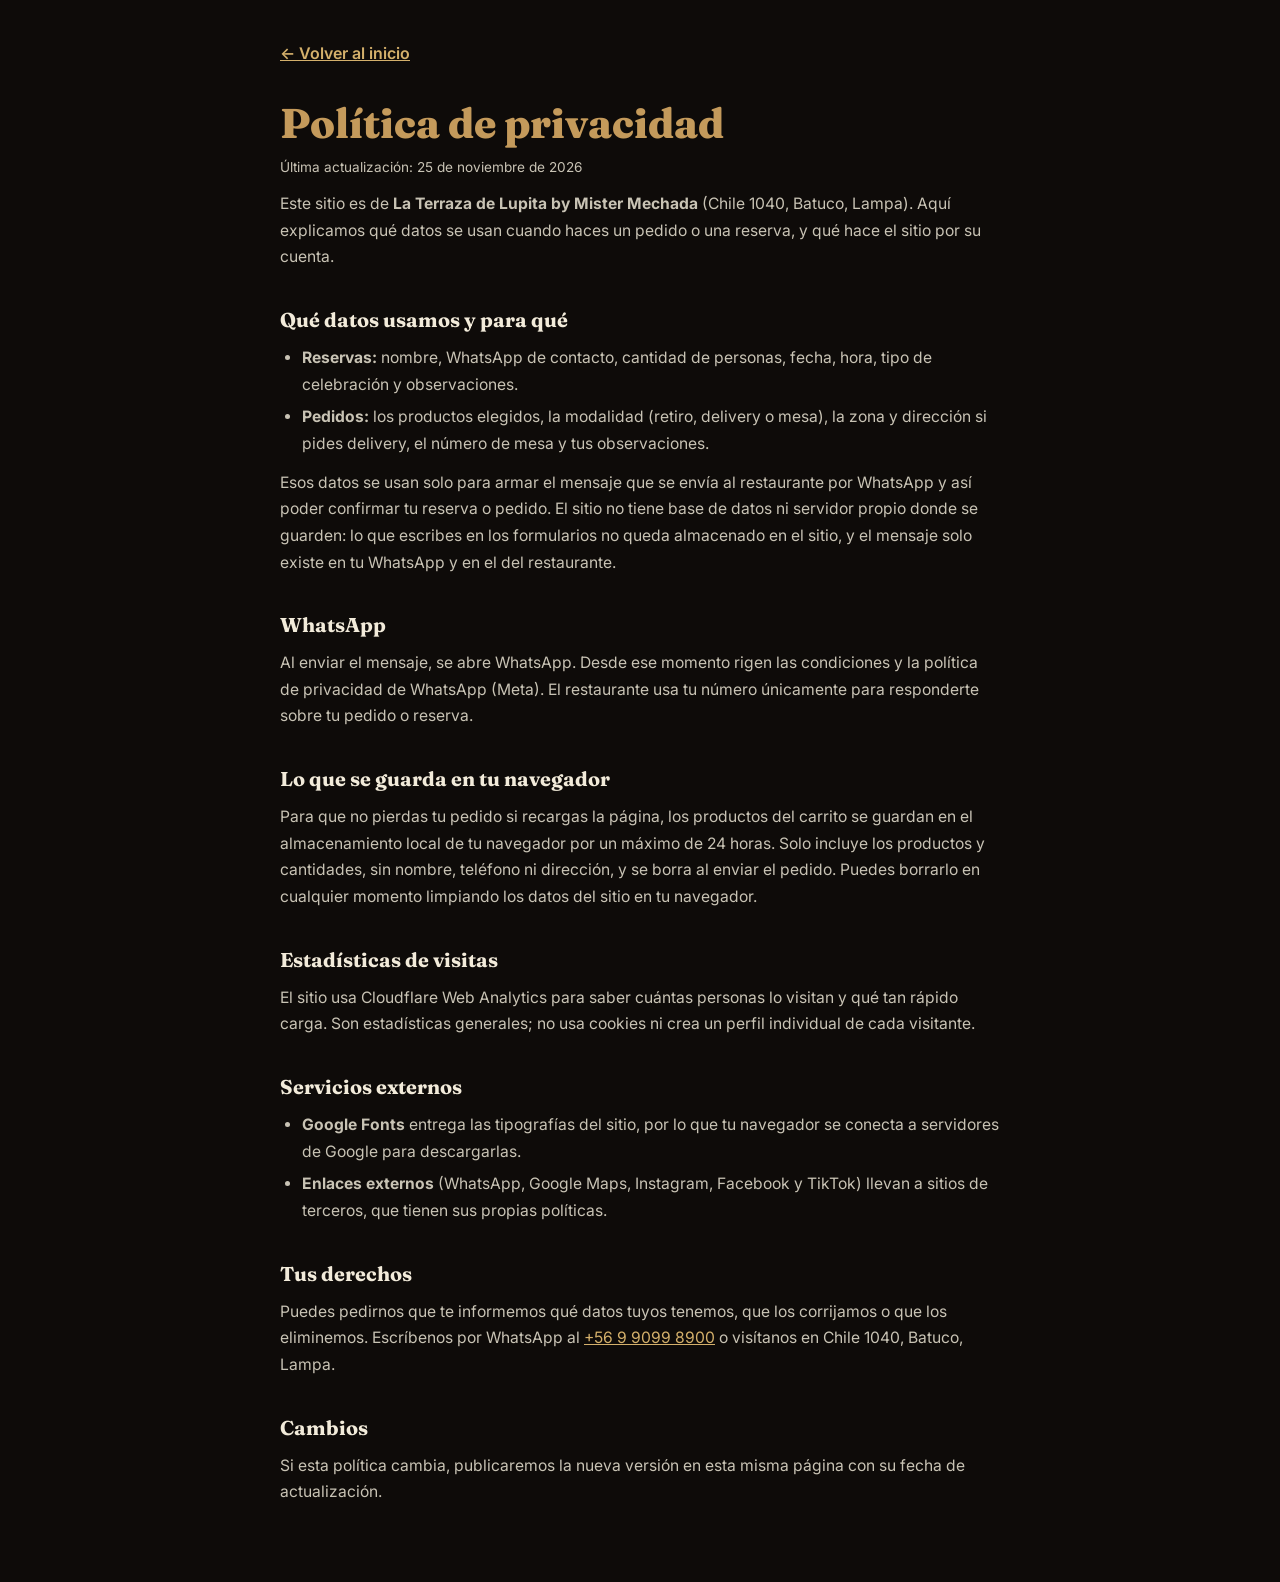
<file: privacidad.html>
<!DOCTYPE html>
<html lang="es-CL">
<head>
<meta charset="UTF-8">
<meta name="viewport" content="width=device-width, initial-scale=1">
<title>Política de privacidad — La Terraza de Lupita</title>
<meta name="description" content="Qué datos usa el sitio de La Terraza de Lupita, para qué y cómo ejercer tus derechos.">
<meta name="theme-color" content="#0E0B09">
<link rel="canonical" href="https://laterrazadelupita.cl/privacidad">
<link rel="icon" href="/favicon.ico" sizes="any">
<link rel="preconnect" href="https://fonts.googleapis.com">
<link rel="preconnect" href="https://fonts.gstatic.com" crossorigin>
<link href="https://fonts.googleapis.com/css2?family=Fraunces:opsz,wght@9..144,700;9..144,800&family=Inter:wght@400;500;600&display=swap" rel="stylesheet">
<style>
*,*::before,*::after{box-sizing:border-box;margin:0;padding:0}
:root{--bg:#0E0B09;--cream:#F2EBDA;--cream-soft:rgba(242,235,218,.82);--gold:#C49A5B;--gold-light:#D4B06B}
body{font-family:'Inter',system-ui,sans-serif;background:var(--bg);color:var(--cream);line-height:1.7;padding:32px 20px 64px}
main{max-width:720px;margin:0 auto}
h1{font-family:'Fraunces',Georgia,serif;font-size:clamp(1.8rem,5vw,2.6rem);font-weight:800;color:var(--gold);line-height:1.15;margin:24px 0 8px}
h2{font-family:'Fraunces',Georgia,serif;font-size:1.25rem;font-weight:700;margin:32px 0 8px}
p,li{color:var(--cream-soft);font-size:.98rem}
p{margin-bottom:12px}
ul{margin:0 0 12px 22px}
li{margin-bottom:6px}
a{color:var(--gold-light);text-decoration:underline}
a:focus-visible{outline:2px solid var(--gold-light);outline-offset:3px}
.back{display:inline-flex;align-items:center;min-height:44px;font-weight:600}
.updated{font-size:.85rem;color:var(--cream-soft)}
</style>
</head>
<body>
<main>
  <a class="back" href="/">← Volver al inicio</a>
  <h1>Política de privacidad</h1>
  <p class="updated">Última actualización: 25 de noviembre de 2026</p>

  <p>Este sitio es de <strong>La Terraza de Lupita by Mister Mechada</strong> (Chile 1040, Batuco, Lampa). Aquí explicamos qué datos se usan cuando haces un pedido o una reserva, y qué hace el sitio por su cuenta.</p>

  <h2>Qué datos usamos y para qué</h2>
  <ul>
    <li><strong>Reservas:</strong> nombre, WhatsApp de contacto, cantidad de personas, fecha, hora, tipo de celebración y observaciones.</li>
    <li><strong>Pedidos:</strong> los productos elegidos, la modalidad (retiro, delivery o mesa), la zona y dirección si pides delivery, el número de mesa y tus observaciones.</li>
  </ul>
  <p>Esos datos se usan solo para armar el mensaje que se envía al restaurante por WhatsApp y así poder confirmar tu reserva o pedido. El sitio no tiene base de datos ni servidor propio donde se guarden: lo que escribes en los formularios no queda almacenado en el sitio, y el mensaje solo existe en tu WhatsApp y en el del restaurante.</p>

  <h2>WhatsApp</h2>
  <p>Al enviar el mensaje, se abre WhatsApp. Desde ese momento rigen las condiciones y la política de privacidad de WhatsApp (Meta). El restaurante usa tu número únicamente para responderte sobre tu pedido o reserva.</p>

  <h2>Lo que se guarda en tu navegador</h2>
  <p>Para que no pierdas tu pedido si recargas la página, los productos del carrito se guardan en el almacenamiento local de tu navegador por un máximo de 24 horas. Solo incluye los productos y cantidades, sin nombre, teléfono ni dirección, y se borra al enviar el pedido. Puedes borrarlo en cualquier momento limpiando los datos del sitio en tu navegador.</p>

  <h2>Estadísticas de visitas</h2>
  <p>El sitio usa Cloudflare Web Analytics para saber cuántas personas lo visitan y qué tan rápido carga. Son estadísticas generales; no usa cookies ni crea un perfil individual de cada visitante.</p>

  <h2>Servicios externos</h2>
  <ul>
    <li><strong>Google Fonts</strong> entrega las tipografías del sitio, por lo que tu navegador se conecta a servidores de Google para descargarlas.</li>
    <li><strong>Enlaces externos</strong> (WhatsApp, Google Maps, Instagram, Facebook y TikTok) llevan a sitios de terceros, que tienen sus propias políticas.</li>
  </ul>

  <h2>Tus derechos</h2>
  <p>Puedes pedirnos que te informemos qué datos tuyos tenemos, que los corrijamos o que los eliminemos. Escríbenos por WhatsApp al <a href="https://wa.me/56990998900" rel="noreferrer">+56 9 9099 8900</a> o visítanos en Chile 1040, Batuco, Lampa.</p>

  <h2>Cambios</h2>
  <p>Si esta política cambia, publicaremos la nueva versión en esta misma página con su fecha de actualización.</p>
</main>
</body>
</html>
</file>
<file: css/styles.css>
/* ═══════════════════════════════════════════════════════
   LA TERRAZA DE LUPITA — PREMIUM DARK WARM
   Archetype 02: Editorial Dark Warm
   ═══════════════════════════════════════════════════════ */

/* ── Reset ── */
*,*::before,*::after{box-sizing:border-box;margin:0;padding:0}

/* ── Design Tokens ── */
:root{
  --bg:#0E0B09;
  --bg-card:#1A1614;
  --bg-card-hover:#221E1B;
  --bg-section:#141110;
  --bg-elevated:#1E1A17;
  --cream:#F2EBDA;
  --cream-soft:rgba(242,235,218,.75);
  --cream-muted:rgba(242,235,218,.55);
  --accent:#C5301E;
  --accent-soft:rgba(197,48,30,.15);
  --gold:#C49A5B;
  --gold-soft:rgba(196,154,91,.12);
  --gold-light:#D4B06B;
  --green-badge:#047857;
  --green-bg:rgba(4,120,87,.12);
  --purple-badge:#7C3AED;
  --purple-bg:rgba(124,58,237,.12);
  --border:rgba(242,235,218,.08);
  --border-hover:rgba(242,235,218,.15);
  --radius:12px;
  --radius-sm:8px;
  --radius-lg:16px;
  --radius-xl:24px;
  --shadow-sm:0 2px 8px rgba(0,0,0,.3);
  --shadow-md:0 8px 24px rgba(0,0,0,.4);
  --shadow-lg:0 16px 48px rgba(0,0,0,.5);
  --shadow-glow:0 0 40px rgba(196,154,91,.15);
  --font-body:'Inter',system-ui,-apple-system,sans-serif;
  --font-display:'Fraunces','Georgia',serif;
  --shell:min(92vw,1280px);
  --safe-b:env(safe-area-inset-bottom,0px);
  --header-h:76px;
  --cat-h:56px;
}

html{scroll-behavior:smooth;-webkit-text-size-adjust:100%;font-size:16px}
body{
  font-family:var(--font-body);
  background:var(--bg);
  color:var(--cream);
  line-height:1.6;
  -webkit-font-smoothing:antialiased;
  overflow-x:hidden;
}
img{display:block;max-width:100%;height:auto}
button{cursor:pointer;font:inherit;border:none;background:none;color:inherit}
a{color:inherit;text-decoration:none}
input,textarea,select{font:inherit}
address{font-style:normal}
:focus-visible{outline:2px solid var(--gold-light);outline-offset:3px}
.sr-only{position:absolute;width:1px;height:1px;padding:0;margin:-1px;overflow:hidden;clip:rect(0,0,0,0);border:0}
/* Enlace "Saltar al contenido": solo se ve al enfocarlo con el teclado */
.skip-link{position:fixed;top:8px;left:8px;z-index:10001;padding:10px 16px;border-radius:8px;background:var(--gold,#C49A5B);color:#0E0B09;font-weight:700;text-decoration:none;transform:translateY(-200%)}
.skip-link:focus{transform:none;outline:2px solid #fff;outline-offset:2px}
#contenido:focus{outline:none}
.shell{width:var(--shell);margin:0 auto;padding:0 clamp(16px,4vw,32px)}

/* ── Typography Helpers ── */
.eyebrow{
  font-size:.75rem;font-weight:700;
  text-transform:uppercase;letter-spacing:.12em;
  color:var(--gold);
  display:block;margin-bottom:12px;
}
.section-title{
  font-family:var(--font-display);
  font-size:clamp(1.8rem,4.5vw,3rem);
  font-weight:700;line-height:1.15;
  color:var(--cream);
  margin-bottom:16px;
}
.section-subtitle{
  color:var(--cream-soft);
  max-width:560px;
  font-size:clamp(.9rem,1.5vw,1.05rem);
  line-height:1.7;
}
.gold{color:var(--gold)}

/* ── Section Spacing ── */
.section{padding:clamp(64px,10vw,120px) 0}

/* ═══ SPLASH ═══ */
.splash{
  position:fixed;inset:0;z-index:9999;
  background:var(--bg);
  display:flex;align-items:center;justify-content:center;
  transition:opacity .4s,visibility .4s;
}
.splash.done{opacity:0;visibility:hidden;pointer-events:none}
/* Respaldo sin JavaScript: si el script no corre, la pantalla de carga se retira sola. */
.splash{animation:splashAutoHide .01s linear 7s forwards}
@keyframes splashAutoHide{to{opacity:0;visibility:hidden;pointer-events:none}}
.noscript-note{
  position:relative;z-index:10000;padding:14px 16px;text-align:center;
  background:var(--bg-elevated);color:var(--cream);font-size:.9rem;
}
.noscript-note a{color:var(--gold);font-weight:600;text-decoration:underline}
.splash__inner{text-align:center}
.splash__brand{
  font-family:var(--font-display);
  font-size:clamp(1.6rem,4vw,2.4rem);
  font-weight:700;
  display:block;color:var(--cream);
}
.splash__sub{
  font-size:.85rem;font-weight:600;
  color:var(--gold);display:block;
  margin:4px 0 24px;
}
.splash__bar{
  width:160px;height:3px;
  background:var(--border);
  border-radius:2px;margin:0 auto;
  overflow:hidden;
}
.splash__fill{
  width:0;height:100%;
  background:var(--gold);border-radius:2px;
  animation:splashFill .7s ease-in-out forwards;
}
@keyframes splashFill{
  0%{width:0}
  100%{width:100%}
}

/* ═══ CURSOR (desktop) ═══ */
.cursor{
  position:fixed;pointer-events:none;z-index:10000;
  border-radius:50%;
  opacity:0;
  transition:opacity .3s;
  mix-blend-mode:difference;
}
.cursor--outer{
  width:40px;height:40px;
  border:1.5px solid var(--cream);
  margin:-20px 0 0 -20px;
  transition:width .2s,height .2s,margin .2s,opacity .3s;
}
.cursor--inner{
  width:6px;height:6px;
  background:var(--cream);
  margin:-3px 0 0 -3px;
}
body.cursor-visible .cursor{opacity:1}

/* ═══ SCROLL PROGRESS ═══ */
.scroll-progress{
  position:fixed;top:0;left:0;z-index:1001;
  width:0;height:3px;
  background:linear-gradient(90deg,var(--gold),var(--accent));
  transition:width .05s linear;
}

/* ═══ HEADER ═══ */
.site-header{
  position:absolute;top:0;left:0;right:0;z-index:1000;
  height:var(--header-h);
  background:linear-gradient(180deg,rgba(7,5,4,.78),rgba(7,5,4,.28) 72%,transparent);
  border-bottom:1px solid rgba(242,235,218,.06);
}
.header-inner{
  display:flex;align-items:center;justify-content:space-between;
  height:100%;gap:24px;
}
.brand-lockup{
  height:100%;display:flex;align-items:center;gap:10px;
  flex:0 0 auto;padding:8px 0;
}
.brand-lockup img{height:54px;width:auto;object-fit:contain;filter:drop-shadow(0 3px 10px rgba(0,0,0,.5))}
.brand-lockup__divider{width:1px;height:36px;background:rgba(242,235,218,.25)}
.header-nav{display:flex;gap:24px}
.header-nav a{
  font-size:.82rem;font-weight:500;
  color:var(--cream-soft);
  transition:color .2s;
  position:relative;
}
.header-nav a:hover{color:var(--cream)}
.header-nav a::after{
  content:'';position:absolute;
  bottom:-4px;left:0;right:0;
  height:1.5px;background:var(--gold);
  transform:scaleX(0);transform-origin:right;
  transition:transform .3s;
}
.header-nav a:hover::after{transform:scaleX(1);transform-origin:left}

.hamburger{
  display:none;
  width:44px;height:44px;
  flex-direction:column;align-items:center;justify-content:center;gap:5px;
  z-index:1002;
}
.hamburger span{
  display:block;width:22px;height:2px;
  background:var(--cream);border-radius:1px;
  transition:all .3s;
}
.hamburger.open span:nth-child(1){transform:rotate(45deg) translate(5px,5px)}
.hamburger.open span:nth-child(2){opacity:0}
.hamburger.open span:nth-child(3){transform:rotate(-45deg) translate(5px,-5px)}

.header-cta{
  display:inline-flex;align-items:center;gap:6px;
  padding:10px 20px;
  background:var(--gold);color:var(--bg);
  border-radius:100px;font-size:.82rem;font-weight:600;
  transition:all .25s;
}
.header-cta:hover{background:var(--gold-light);transform:translateY(-1px)}

/* ═══ MOBILE NAV ═══ */
.mobile-nav{
  position:fixed;inset:0;z-index:999;
  background:rgba(14,11,9,.97);
  backdrop-filter:blur(20px);
  display:flex;align-items:center;justify-content:center;
  opacity:0;visibility:hidden;
  transition:opacity .28s ease,visibility 0s linear .28s;
}
.mobile-nav.open{opacity:1;visibility:visible;transition:opacity .28s ease,visibility 0s}
.mobile-nav__links{
  display:flex;flex-direction:column;
  align-items:center;gap:28px;
  text-align:center;
}
.mobile-nav__links a{
  font-family:var(--font-display);
  font-size:1.6rem;font-weight:600;
  color:var(--cream);
  transition:color .2s;
}
.mobile-nav__links a:hover{color:var(--gold)}
.mobile-nav__cta{
  padding:14px 32px;
  background:var(--gold);color:var(--bg) !important;
  border-radius:100px;font-size:1rem !important;
  font-family:var(--font-body) !important;
}

/* ═══ HERO · "La Mesa de Lupita" ═══
   Tres arcos con los platos estrella, banderines y luces del local, y el sello de la marca.
   Móvil / tablet vertical: arcos arriba y texto debajo. Desde 960 px (o horizontal): texto a la izquierda, arcos a la derecha. */
.hero{
  position:relative;isolation:isolate;overflow:hidden;
  display:flex;flex-direction:column;align-items:center;
  padding:calc(var(--header-h) + 58px) 0 clamp(26px,5vw,44px);
  background:
    radial-gradient(ellipse 70% 45% at 50% 30%,rgba(214,120,48,.17),transparent 70%),
    radial-gradient(ellipse 60% 40% at 50% 85%,rgba(196,154,91,.08),transparent 70%),
    var(--bg);
}
.hero__garland{
  position:absolute;z-index:3;top:var(--header-h);left:-12px;right:-12px;height:56px;
  background:url('../assets/decor/hero-banderines.svg') repeat-x 0 0/240px 52px;
  transform-origin:50% 0;animation:heroSway 7s ease-in-out infinite alternate;pointer-events:none;
  -webkit-mask-image:linear-gradient(90deg,transparent,#000 7%,#000 93%,transparent);
  mask-image:linear-gradient(90deg,transparent,#000 7%,#000 93%,transparent);
}
.hero__stage{
  order:-1;position:relative;
  width:min(calc(100% - 16px),620px);aspect-ratio:1.6/1;margin:0 auto;
}
.arch{
  position:absolute;margin:0;overflow:hidden;
  border-radius:999px 999px 14px 14px;background:var(--bg-card);
  border:1px solid rgba(226,188,122,.6);
  box-shadow:0 0 0 5px var(--bg),0 0 0 6px rgba(196,154,91,.5),0 26px 50px rgba(0,0,0,.6);
  animation:archIn .9s cubic-bezier(.2,.8,.2,1) var(--d,0s) both,archFloat var(--fd,7s) ease-in-out calc(var(--d,0s) + 1s) infinite alternate;
}
.arch img{display:block;width:100%;height:100%;object-fit:cover}
.arch--center{left:26%;width:48%;top:0;aspect-ratio:4/5;z-index:2;--d:.1s;--fd:8s}
.arch--left{left:0;width:31%;top:21%;aspect-ratio:4/5;--d:.3s;--fd:6.5s}
.arch--right{right:0;width:31%;top:21%;aspect-ratio:4/5;--d:.45s;--fd:7.5s}
.hero__stage::before{
  content:'';position:absolute;z-index:0;left:50%;top:40%;
  width:112%;aspect-ratio:1;transform:translate(-50%,-50%);
  background:url('../assets/decor/hero-sol.svg') center/contain no-repeat;opacity:.55;
  -webkit-mask-image:radial-gradient(circle,#000 38%,transparent 66%);mask-image:radial-gradient(circle,#000 38%,transparent 66%);
  animation:heroSun 90s linear infinite;pointer-events:none;
}
.arch{z-index:1}
.arch--center img{object-position:50% 40%}
.hero__seal{
  position:absolute;z-index:4;left:17%;bottom:-3%;
  width:22%;max-width:130px;height:auto;transform:rotate(-9deg);
  filter:drop-shadow(0 8px 14px rgba(0,0,0,.65));
}
.hero__seal--mm{
  left:auto;right:16%;bottom:-4%;width:21%;transform:rotate(8deg);
  filter:drop-shadow(0 0 1.5px rgba(226,188,122,.95)) drop-shadow(0 8px 14px rgba(0,0,0,.65));
}
.hero__content{
  position:relative;z-index:2;
  width:100%;max-width:680px;margin:clamp(22px,4vw,34px) auto 0;
  padding:0 clamp(20px,5vw,40px);
  text-align:center;
}
.hero__copy{display:flex;flex-direction:column;align-items:center}
.hero__wordmark{width:min(82%,440px);height:auto}
.hero__tagline{
  margin-top:clamp(12px,2.4vw,22px);max-width:20ch;
  font-family:var(--font-display);font-weight:600;
  font-size:clamp(1.3rem,4.6vw,1.9rem);line-height:1.25;
  color:var(--cream);text-wrap:balance;
}
.hero__rule{
  display:flex;align-items:center;gap:12px;
  width:min(100%,380px);margin:clamp(12px,2vw,20px) 0;
  color:var(--gold);
}
.hero__rule span{flex:1;height:1px;background:linear-gradient(90deg,transparent,rgba(196,154,91,.8))}
.hero__rule span:last-child{background:linear-gradient(270deg,transparent,rgba(196,154,91,.8))}
.hero__lead{
  max-width:36ch;
  font-family:var(--font-display);font-weight:400;
  font-size:clamp(.95rem,2.6vw,1.1rem);line-height:1.6;
  color:var(--cream-soft);text-wrap:balance;
}
.hero__actions{
  display:flex;gap:14px;justify-content:center;flex-wrap:wrap;
  margin-top:clamp(20px,3vw,30px);
}
@keyframes heroSun{to{transform:translate(-50%,-50%) rotate(360deg)}}
@keyframes archIn{from{opacity:0;translate:0 30px}}
@keyframes archFloat{to{transform:translateY(-9px)}}
@keyframes heroSway{from{transform:rotate(-.3deg)}to{transform:rotate(.3deg)}}
@media (max-width:540px){
  .hero{padding-top:calc(var(--header-h) + 50px)}
  .hero__garland{height:48px;background-size:200px 44px}
  .hero__wordmark{width:min(86%,340px)}
  .hero__actions{gap:10px}
  .hero__actions .btn{width:100%;justify-content:center;padding:13px 20px}
}
@media (min-width:960px),(min-width:640px) and (orientation:landscape){
  .hero{
    display:grid;grid-template-columns:minmax(0,4.7fr) minmax(0,6.6fr);align-items:center;
    column-gap:clamp(8px,2vw,32px);
    min-height:clamp(600px,88vh,860px);min-height:clamp(600px,88svh,860px);
    padding:calc(var(--header-h) + 64px) max(clamp(20px,4vw,64px),calc((100% - 1440px)/2)) clamp(36px,4vw,56px);
  }
  .hero__garland{height:70px;background-size:320px 70px}
  .hero__stage{order:0;grid-column:2;grid-row:1;width:100%;max-width:1000px;justify-self:end}
  .hero .hero__content{grid-column:1;grid-row:1;margin:0;max-width:none;padding:0}
  .hero__wordmark{width:min(100%,clamp(300px,34vw,560px))}
  .hero__tagline{font-size:clamp(1.3rem,2.3vw,2.2rem)}
  .hero__lead{font-size:clamp(.95rem,1.25vw,1.12rem)}
}
@media (prefers-reduced-motion:reduce){
  .arch,.hero__garland,.hero__stage::before{animation:none}
}

/* ═══ BUTTONS ═══ */
.btn{
  display:inline-flex;align-items:center;gap:8px;
  padding:14px 32px;
  border-radius:100px;
  font-size:.9rem;font-weight:600;
  transition:all .25s;
  text-align:center;
  cursor:pointer;
}
.btn--primary{
  background:var(--cream);color:var(--bg);
}
.btn--primary:hover{
  background:#fff;
  transform:translateY(-2px);
  box-shadow:var(--shadow-md);
}
.btn--secondary{
  background:transparent;color:var(--cream);
  border:1.5px solid var(--border-hover);
}
.btn--secondary:hover{
  background:var(--gold-soft);border-color:var(--gold);
  transform:translateY(-2px);
}
.btn--whatsapp{
  background:#25D366;color:#0E0B09;
}
.btn--whatsapp:hover{
  background:#1FB855;
  transform:translateY(-2px);
  box-shadow:0 8px 24px rgba(37,211,102,.3);
}
.btn--outline{
  background:transparent;
  color:var(--gold);
  border:1.5px solid var(--gold);
}
.btn--outline:hover{
  background:var(--gold-soft);
  transform:translateY(-2px);
}
.btn--lg{padding:18px 40px;font-size:1rem}

/* ═══ MARQUEE ═══ */
.marquee{
  padding:20px 0;
  background:var(--bg-section);
  border-top:1px solid var(--border);
  border-bottom:1px solid var(--border);
  overflow:hidden;
}
.marquee__track{
  display:flex;gap:0;
  white-space:nowrap;
  animation:marqueeScroll 30s linear infinite;
}
.marquee__track span{
  font-family:var(--font-display);
  font-size:clamp(.9rem,1.5vw,1.1rem);
  font-weight:600;
  color:var(--cream-muted);
  padding:0 16px;
}
.marquee__dot{
  display:inline-flex;align-items:center;
  padding:0 8px;
}
.marquee__dot::before{
  content:'';width:5px;height:5px;
  background:var(--gold);border-radius:50%;
}
@keyframes marqueeScroll{
  0%{transform:translateX(0)}
  100%{transform:translateX(-50%)}
}

/* ═══ FUSION SECTION ═══ */
.section--fusion{background:var(--bg-section)}
.fusion{
  display:grid;
  grid-template-columns:1fr 1fr;
  gap:clamp(32px,5vw,64px);
  align-items:center;
}
.fusion__desc{
  color:var(--cream-soft);
  font-size:clamp(.9rem,1.3vw,1.05rem);
  line-height:1.8;
  margin-bottom:16px;
}
.fusion__img{
  position:relative;
  border-radius:var(--radius-lg);
  overflow:hidden;
}
.fusion__img img{
  width:100%;height:auto;
  border-radius:var(--radius-lg);
  transition:transform .6s;
}
.fusion__img:hover img{transform:scale(1.03)}

/* ═══ SEPARATOR ═══ */
.separator{
  display:flex;align-items:center;gap:16px;
  padding:0 clamp(16px,4vw,32px);
  max-width:var(--shell);margin:0 auto;
}
.separator__line{flex:1;height:2px;border-radius:1px}
.separator__line--chile{
  background:linear-gradient(90deg,transparent,#D52B1E,#FFFFFF,#0039A6);
}
.separator__line--mexico{
  background:linear-gradient(90deg,#006847,#FFFFFF,#CE1126,transparent);
}
.separator__icon{
  flex-shrink:0;
  width:48px;height:48px;
  background:var(--bg-elevated);
  border:1px solid var(--border);
  border-radius:50%;
  display:flex;align-items:center;justify-content:center;
  font-size:22px;line-height:1;
  padding-top:3px;
  font-family:"Apple Color Emoji","Segoe UI Emoji","Noto Color Emoji","Segoe UI Symbol",sans-serif;
}
.separator__icon.reveal-up{
  opacity:0;
  transform:scale(.65);
  transition:opacity .55s cubic-bezier(.22,1,.36,1),transform .55s cubic-bezier(.22,1,.36,1);
}
.separator__icon.reveal-up.visible{
  opacity:1;
  transform:scale(1);
  animation:separatorIconPulse 2.6s ease-in-out .55s infinite;
}
@keyframes separatorIconPulse{
  0%,100%{box-shadow:0 0 0 0 rgba(196,154,91,.35)}
  50%{box-shadow:0 0 0 9px rgba(196,154,91,0)}
}

/* ═══ SHOWCASE (horizontal scroll) ═══ */
.section--featured{overflow:hidden}
.showcase{
  margin-top:clamp(32px,4vw,48px);
  overflow:visible;
  padding:0 clamp(16px,4vw,32px);
}
.showcase__track{
  display:flex;gap:24px;
  overflow-x:auto;
  scroll-snap-type:x mandatory;
  -webkit-overflow-scrolling:touch;
  scrollbar-width:none;
  padding-bottom:16px;
}
.showcase__track::-webkit-scrollbar{display:none}
.showcase__card{
  flex:0 0 clamp(280px,40vw,380px);
  scroll-snap-align:start;
  background:var(--bg-card);
  border:1px solid var(--border);
  border-radius:var(--radius-lg);
  overflow:hidden;
  transition:border-color .3s,box-shadow .3s,transform .3s;
}
.showcase__card:hover{
  border-color:var(--border-hover);
  box-shadow:var(--shadow-glow);
  transform:translateY(-4px);
}
.showcase__img{
  aspect-ratio:4/5;overflow:hidden;
}
.showcase__img img{
  width:100%;height:100%;object-fit:cover;
  transition:transform .5s;
}
.showcase__card:hover .showcase__img img{transform:scale(1.06)}
.showcase__info{padding:20px}
.showcase__badge{
  display:inline-block;
  padding:4px 10px;
  background:rgba(196,154,91,.12);
  color:var(--gold);
  border-radius:100px;
  font-size:.75rem;font-weight:700;
  text-transform:uppercase;letter-spacing:.06em;
  margin-bottom:8px;
}
.showcase__info h3{
  font-family:var(--font-display);
  font-size:1.15rem;font-weight:700;
  margin-bottom:6px;
}
.showcase__info p{
  font-size:.82rem;color:var(--cream-soft);
  line-height:1.6;margin-bottom:12px;
}
.showcase__price{
  font-size:1rem;font-weight:700;
  color:var(--gold);
}
.showcase__foot{
  display:flex;flex-wrap:wrap;align-items:center;justify-content:space-between;gap:8px 12px;
  margin-top:auto;
}
.showcase__foot .add-btn{white-space:nowrap;min-height:44px;padding:8px 14px;display:inline-flex;align-items:center;justify-content:center}
.showcase__info{display:flex;flex-direction:column}
.showcase__info p{margin-bottom:14px}
.showcase__badge--local{align-self:flex-start}
/* resalta la tarjeta de la carta a la que lleva "Ver opciones" */
.product-card.is-spotlight{
  animation:cardSpotlight 2.4s ease-out 1;
}
@keyframes cardSpotlight{
  0%,70%{box-shadow:0 0 0 3px var(--gold),0 0 36px rgba(196,154,91,.45)}
  100%{box-shadow:0 0 0 0 rgba(196,154,91,0),0 0 0 rgba(196,154,91,0)}
}
@media (prefers-reduced-motion:reduce){
  .product-card.is-spotlight{animation:none;box-shadow:0 0 0 3px var(--gold)}
}

/* ═══ ANTOJOS ═══ */
.section--antojos{background:var(--bg)}
.antojos-grid{
  display:grid;
  grid-template-columns:repeat(auto-fill,minmax(min(100%,200px),1fr));
  gap:16px;
  margin-top:32px;
}
.antojo-card{
  display:flex;flex-direction:column;
  align-items:center;justify-content:center;
  padding:clamp(24px,3vw,36px) 16px;
  background:var(--bg-card);
  border:1px solid var(--border);
  border-radius:var(--radius-lg);
  text-align:center;
  transition:all .3s;
}
.antojo-card:hover{
  border-color:var(--gold);
  background:var(--bg-card-hover);
  transform:translateY(-4px);
  box-shadow:var(--shadow-glow);
}
.antojo-card__emoji{font-size:2.4rem;margin-bottom:12px;display:block}
.antojo-card__name{
  font-weight:600;font-size:.9rem;
  margin-bottom:4px;display:block;
}
.antojo-card__count{
  font-size:.75rem;color:var(--cream-muted);display:block;
}

/* ═══ PERSONALIZA TU PEDIDO ═══ */
.section--custom{
  position:relative;overflow:hidden;
  background:
    radial-gradient(circle at 12% 18%,rgba(197,48,30,.11),transparent 32%),
    radial-gradient(circle at 88% 84%,rgba(196,154,91,.12),transparent 34%),
    var(--bg-section);
}
.section--custom::before,.section--custom::after{
  content:'';position:absolute;width:240px;height:240px;border:1px solid rgba(196,154,91,.12);
  transform:rotate(45deg);pointer-events:none;
}
.section--custom::before{top:-170px;left:-100px}
.section--custom::after{right:-120px;bottom:-180px}
.custom-banner{
  position:relative;display:block;width:100%;overflow:hidden;text-align:left;border-radius:var(--radius-xl);
  border:1px solid rgba(196,154,91,.35);box-shadow:var(--shadow-lg);
  aspect-ratio:16/9;
}
.custom-banner:hover{border-color:rgba(196,154,91,.65);transform:translateY(-2px);transition:border-color .25s,transform .25s}
.custom-banner::after{
  content:'';position:absolute;inset:0;
  box-shadow:inset 0 0 0 1px rgba(255,255,255,.04),inset 0 -80px 100px rgba(0,0,0,.18);
  pointer-events:none;
}
.custom-banner img{width:100%;height:100%;object-fit:cover}
.custom-intro{text-align:center;max-width:720px;margin:clamp(32px,5vw,56px) auto 28px}
.custom-intro .section-subtitle{margin-left:auto;margin-right:auto}
.custom-products{display:grid;grid-template-columns:repeat(2,1fr);gap:18px;position:relative}
.custom-product{
  min-height:230px;display:flex;flex-direction:column;justify-content:space-between;gap:24px;
  padding:clamp(22px,3vw,34px);border-radius:var(--radius-lg);
  background:linear-gradient(145deg,rgba(31,25,22,.96),rgba(20,17,16,.92));
  border:1px solid rgba(196,154,91,.25);box-shadow:var(--shadow-sm);
  position:relative;overflow:hidden;
}
.custom-product::before{
  content:'';position:absolute;inset:0;background-image:url('../assets/decor/menu-ornament-a.webp');
  background-size:cover;background-position:center;opacity:.055;mix-blend-mode:screen;pointer-events:none;
}
.custom-product > *{position:relative;z-index:1}
.custom-product__kicker{
  display:block;color:var(--gold);font-size:.75rem;font-weight:700;
  letter-spacing:.08em;text-transform:uppercase;margin-bottom:10px;
}
.custom-product h3{font-family:var(--font-display);font-size:clamp(1.4rem,3vw,2rem);margin-bottom:8px}
.custom-product p{color:var(--cream-soft);font-size:.9rem;max-width:480px}
.custom-product__action{display:flex;align-items:center;justify-content:space-between;gap:16px;flex-wrap:wrap}
.custom-product__action strong{font-family:var(--font-display);font-size:1.5rem;color:var(--gold)}
.separator--custom{padding-top:28px;padding-bottom:28px;background:var(--bg-section);gap:0}
.separator--custom .separator__line:first-child{background:linear-gradient(90deg,transparent,var(--gold))}
.separator--custom .separator__line:last-child{background:linear-gradient(90deg,var(--gold),transparent)}

/* ═══ RESERVAS, EVENTOS Y CALYZZO ═══ */
.section--reservations{
  position:relative;overflow:hidden;background:var(--bg);
}
.section--reservations::before{
  content:'';position:absolute;inset:0;pointer-events:none;opacity:.45;
  background:
    radial-gradient(circle at 8% 22%,rgba(197,48,30,.1),transparent 28%),
    radial-gradient(circle at 90% 68%,rgba(196,154,91,.1),transparent 30%);
}
.section--reservations > .shell{position:relative;z-index:1}
.reservation-heading{
  display:grid;grid-template-columns:minmax(0,1fr) minmax(280px,.8fr);
  align-items:end;gap:clamp(24px,6vw,88px);
}
.reservation-heading .section-subtitle{margin-left:auto}
.reservation-layout{
  display:grid;grid-template-columns:minmax(240px,.78fr) minmax(0,1.22fr);
  gap:clamp(24px,5vw,64px);align-items:start;margin-top:clamp(32px,5vw,56px);
}
.reservation-promise{
  padding:clamp(24px,4vw,40px);background:var(--bg-card);
  border:1px solid rgba(196,154,91,.22);border-radius:var(--radius-xl);
  box-shadow:var(--shadow-sm);
}
.reservation-promise__mark{display:block;color:var(--gold);font-size:1.7rem;line-height:1;margin-bottom:18px}
.reservation-promise h3,.form-heading h3,.event-services__heading h3{
  font-family:var(--font-display);font-size:clamp(1.35rem,3vw,2rem);line-height:1.2;margin-bottom:10px;
}
.reservation-promise p,.form-heading p,.event-services__heading p{
  color:var(--cream-soft);font-size:.9rem;line-height:1.7;
}
.reservation-promise__list{list-style:none;display:grid;gap:14px;margin-top:26px}
.reservation-promise__list li{display:flex;gap:12px;align-items:flex-start;font-size:.84rem;color:var(--cream-soft)}
.reservation-promise__list li > span:first-child{color:var(--gold);font-size:.75rem;font-weight:700;letter-spacing:.08em;padding-top:3px}
.reservation-promise__note{margin-top:26px;padding-top:18px;border-top:1px solid var(--border);font-size:.78rem!important;color:var(--cream-muted)!important}
.reservation-form{
  padding:clamp(24px,4vw,42px);background:var(--bg-card);
  border:1px solid var(--border);border-radius:var(--radius-xl);box-shadow:var(--shadow-md);
}
.form-heading{margin-bottom:24px}
.form-heading .eyebrow{margin-bottom:8px}
.form-heading p{font-size:.78rem;color:var(--cream-muted)}
.form-grid{display:grid;grid-template-columns:repeat(2,minmax(0,1fr));gap:16px}
.form-field{min-width:0}
.form-field--wide{grid-column:1/-1}
.form-field label{display:block;margin-bottom:7px;font-size:.78rem;font-weight:600;color:var(--cream-soft)}
.form-field label span{font-weight:400;color:var(--cream-muted)}
.form-hint{display:block;margin-top:6px;font-size:.75rem;line-height:1.35;color:var(--cream-muted)}
.form-field input,.form-field select,.form-field textarea{
  width:100%;border:1px solid var(--border);border-radius:var(--radius-sm);
  background:var(--bg-elevated);color:var(--cream);padding:12px 13px;outline:none;
  transition:border-color .2s,box-shadow .2s;
}
.form-field input,.form-field select{min-height:48px}
.form-field textarea{min-height:96px;resize:vertical;line-height:1.5}
.form-field input::placeholder,.form-field textarea::placeholder{color:var(--cream-muted)}
.form-field input:focus,.form-field select:focus,.form-field textarea:focus{border-color:var(--gold);box-shadow:0 0 0 3px rgba(196,154,91,.12)}
.form-field input:invalid:focus,.form-field select:invalid:focus{border-color:var(--accent)}
.reservation-form__submit{width:100%;justify-content:center;margin-top:22px}
.form-feedback{min-height:20px;margin-top:12px;color:#8BE0B8;font-size:.78rem;font-weight:600}
.reservation-form__note{margin-top:8px;color:var(--cream-muted);font-size:.75rem;line-height:1.55}
.event-services{margin-top:clamp(64px,10vw,112px)}
.event-services__heading{max-width:650px;margin-bottom:28px}
.event-services__heading h3{font-size:clamp(1.7rem,4vw,2.5rem)}
.service-grid{display:grid;grid-template-columns:repeat(auto-fit,minmax(250px,1fr));gap:16px}
.service-card{
  display:flex;flex-direction:column;align-items:flex-start;min-height:220px;
  padding:24px;background:var(--bg-card);border:1px solid var(--border);
  border-radius:var(--radius-lg);transition:border-color .25s,transform .25s,box-shadow .25s;
}
.service-card:hover{border-color:var(--gold);transform:translateY(-4px);box-shadow:var(--shadow-glow)}
.service-card--premium{background:linear-gradient(145deg,rgba(196,154,91,.13),rgba(26,22,20,.95));border-color:rgba(196,154,91,.3)}
.service-card__icon{font-size:1.65rem;line-height:1;margin-bottom:18px}
.service-card h4{font-family:var(--font-display);font-size:1.18rem;line-height:1.2;margin-bottom:8px}
.service-card p{color:var(--cream-soft);font-size:.82rem;line-height:1.6;margin-bottom:18px}
.service-card a{margin-top:auto;color:var(--gold);font-size:.78rem;font-weight:700;text-decoration:underline;text-underline-offset:4px}
.service-card a span{display:inline-block;margin-left:4px;text-decoration:none;transition:transform .2s}
.service-card a:hover span{transform:translateX(3px)}
.event-services__note{margin-top:18px;color:var(--cream-muted);font-size:.76rem}

/* ═══ CARTA SECTION ═══ */
.section--carta{
  background:var(--bg-section);
  padding-bottom:clamp(48px,8vw,80px);
}
.carta-header{
  display:flex;align-items:center;
  gap:clamp(24px,4vw,48px);
  margin-bottom:clamp(24px,4vw,40px);
}
.carta-header__text{flex:1}
.carta-header__img{
  flex:0 0 auto;
  width:clamp(220px,32vw,380px);
}
.carta-header__img img{
  width:100%;height:auto;
  border-radius:var(--radius-lg);
  filter:drop-shadow(0 8px 24px rgba(0,0,0,.4));
}

/* Search */
.search-wrap{margin-bottom:16px}
.search-field{
  display:flex;align-items:center;gap:10px;
  background:var(--bg-card);
  border:1px solid var(--border);
  border-radius:100px;
  padding:12px 20px;
  transition:border-color .2s;
}
.search-field:focus-within{border-color:var(--gold)}
.search-field svg{color:var(--cream-muted);flex-shrink:0}
.search-field input{
  border:none;outline:none;background:none;
  width:100%;font-size:.9rem;
  color:var(--cream);
}
.search-field input::placeholder{color:var(--cream-muted)}
.result-count{
  font-size:.78rem;color:var(--cream-muted);
  padding:8px 0;
}
.result-count.is-empty{font-size:.95rem;color:var(--cream-soft);padding:18px 0}

/* Category Nav */
.cat-nav-wrap{
  position:sticky;top:0;z-index:90;
  background:var(--bg-section);
  border-bottom:1px solid var(--border);
  margin-bottom:clamp(16px,3vw,32px);
  transition:box-shadow .2s;
}
.cat-nav-wrap.scrolled{box-shadow:0 4px 12px rgba(0,0,0,.3)}
.cat-nav{
  display:flex;gap:8px;
  overflow-x:auto;
  -webkit-overflow-scrolling:touch;
  scrollbar-width:none;
  padding:12px 0;
  scroll-snap-type:x proximity;
}
.cat-nav::-webkit-scrollbar{display:none}
.cat-link{
  flex:0 0 auto;
  scroll-snap-align:start;
  display:inline-flex;align-items:center;gap:4px;
  padding:8px 16px;min-height:44px;
  background:var(--bg-card);
  border:1px solid var(--border);
  border-radius:100px;
  font-size:.8rem;font-weight:500;
  color:var(--cream-muted);
  white-space:nowrap;
  transition:all .25s;
}
.cat-link:hover{border-color:var(--gold);color:var(--gold)}
.cat-link.active{
  background:var(--gold);color:var(--bg);
  border-color:var(--gold);font-weight:600;
}

/* Menu Section */
.menu-section{
  position:relative;isolation:isolate;overflow:hidden;
  padding:clamp(28px,4vw,44px) clamp(12px,2vw,24px);
  border-radius:var(--radius-lg);
}
.menu-section + .menu-section{
  border-top:1px solid rgba(196,154,91,.13);
}
.menu-section::before{
  content:'';position:absolute;inset:0;z-index:-2;pointer-events:none;
  background-size:cover;background-position:center top;background-repeat:no-repeat;
  opacity:.075;mix-blend-mode:screen;
}
.menu-section::after{
  content:'';position:absolute;inset:0;z-index:-1;pointer-events:none;
  background:linear-gradient(180deg,rgba(14,11,9,.52),rgba(14,11,9,.84));
}
.menu-section--decor-a::before{background-image:url('../assets/decor/menu-ornament-a.webp')}
.menu-section--decor-b::before{background-image:url('../assets/decor/menu-ornament-b.webp')}
.section-head{margin-bottom:clamp(16px,3vw,24px)}
.section-head h3{
  font-family:var(--font-display);
  font-size:clamp(1.2rem,3vw,1.6rem);
  font-weight:700;margin-bottom:4px;
}
.section-head > p{
  font-size:.85rem;color:var(--cream-muted);
}

/* Product Grid */
.product-grid{
  display:grid;
  grid-template-columns:repeat(auto-fill,minmax(min(100%,300px),1fr));
  gap:14px;
}

/* Product Card */
.product-card{
  background:rgba(22,18,16,.92);
  border:1px solid rgba(196,154,91,.18);
  border-radius:var(--radius);
  overflow:hidden;
  display:flex;flex-direction:column;
  transition:border-color .25s,box-shadow .25s,transform .25s;
}
.product-card:hover{
  border-color:rgba(196,154,91,.48);
  box-shadow:var(--shadow-sm);
  transform:translateY(-2px);
}
.product-card__img{
  aspect-ratio:16/10;overflow:hidden;
}
.product-card__img img{
  width:100%;height:100%;object-fit:cover;
  transition:transform .4s;
}
.product-card:hover .product-card__img img{transform:scale(1.05)}
.product-card__body{
  padding:15px 16px;display:flex;flex-direction:column;flex:1;
}
.product-card__top{
  display:flex;justify-content:space-between;
  align-items:flex-start;gap:8px;
  margin-bottom:6px;
}
.product-card__top h4{
  font-size:.92rem;font-weight:600;line-height:1.3;
}
.product-card__price{
  font-size:.92rem;font-weight:700;
  color:var(--gold);white-space:nowrap;
}
.product-card__price--from::before{
  content:'Desde ';font-weight:500;font-size:.75rem;
  color:var(--cream-muted);
}
.product-card__desc{
  font-size:.8rem;color:var(--cream-muted);
  line-height:1.55;margin-bottom:auto;padding-bottom:12px;
}
.product-card__foot{
  display:flex;align-items:center;justify-content:space-between;
  margin-top:auto;
  padding-top:12px;border-top:1px solid var(--border);
}
.product-card--tone-1{border-color:rgba(197,48,30,.22)}
.product-card--tone-2{border-color:rgba(59,130,246,.18)}
.product-card--tone-3{border-color:rgba(22,163,74,.18)}

/* Badges */
.badge{
  display:inline-flex;align-items:center;
  padding:3px 10px;border-radius:100px;
  font-size:.75rem;font-weight:600;
  text-transform:uppercase;letter-spacing:.04em;
}
.badge--vegano,.badge--vegetariano{background:var(--green-bg);color:#34D399}
.badge--local{background:var(--gold-soft);color:var(--gold)}
.badge--personalizable{background:var(--purple-bg);color:#A78BFA}

/* Add Button */
.add-btn{
  display:inline-flex;align-items:center;gap:4px;
  padding:8px 18px;
  background:var(--gold);color:var(--bg);
  border-radius:100px;
  font-size:.8rem;font-weight:600;
  transition:all .2s;
  min-height:36px;min-width:44px;
  justify-content:center;
}
.add-btn:hover{background:var(--gold-light);transform:translateY(-1px)}
.add-btn:active{transform:scale(.96)}
.add-btn.choose::after{content:' +';font-size:1rem}

/* ═══ SOLO EN EL LOCAL ═══ */
.section--local{background:var(--bg)}
.local-slider{
  overflow-x:auto;
  -webkit-overflow-scrolling:touch;
  scrollbar-width:none;
  padding:clamp(16px,3vw,32px) 0;
}
.local-slider::-webkit-scrollbar{display:none}
.local-slider__track--single{width:auto;justify-content:center}
.local-slider__track{
  display:flex;gap:20px;
  padding:0 clamp(16px,4vw,calc((100vw - var(--shell))/2 + 16px));
  width:max-content;
}
.local-slider__item{
  position:relative;
  flex:0 0 clamp(280px,40vw,420px);
  border-radius:var(--radius-lg);
  overflow:hidden;
}
.local-slider__item img{
  width:100%;height:clamp(280px,40vw,420px);
  object-fit:cover;
  border-radius:var(--radius-lg);
  transition:transform .4s;
}
.local-slider__item:hover img{transform:scale(1.04)}
.local-slider__item figcaption{
  position:absolute;bottom:0;left:0;right:0;
  padding:40px 20px 16px;
  background:linear-gradient(transparent,rgba(0,0,0,.7));
  font-family:var(--font-display);
  font-size:1rem;font-weight:600;
  color:var(--cream);
}
.local-slider__badge{
  position:absolute;top:16px;right:16px;
  background:var(--accent);color:#fff;
  padding:6px 16px;
  border-radius:100px;
  font-size:.75rem;font-weight:700;
  text-transform:uppercase;letter-spacing:.06em;
  transform:rotate(2deg);
  box-shadow:var(--shadow-sm);
}

/* ═══ GALLERY ═══ */
.section--gallery{background:var(--bg-section)}
.gallery-grid{
  display:grid;
  grid-template-columns:repeat(3,1fr);
  gap:16px;
  margin-top:32px;
}
.gallery-item{
  position:relative;
  border-radius:var(--radius);
  overflow:hidden;
  aspect-ratio:1;
}
.gallery-item img{
  width:100%;height:100%;object-fit:cover;
  object-position:center 3%;
  transition:transform .5s;
}
.gallery-item:hover img{transform:scale(1.08)}
.gallery-item__badge{
  position:absolute;top:12px;right:12px;z-index:2;
  background:var(--accent);color:#fff;
  padding:5px 12px;border-radius:100px;
  font-size:.75rem;font-weight:700;
  text-transform:uppercase;letter-spacing:.06em;
  box-shadow:var(--shadow-sm);
}
.gallery-item figcaption{
  position:absolute;bottom:0;left:0;right:0;
  padding:40px 16px 14px;
  background:linear-gradient(transparent,rgba(0,0,0,.75));
  color:#fff;font-size:.85rem;font-weight:600;
}

/* ═══ TRUST STRIP ═══ */
.trust-strip{
  padding:clamp(40px,6vw,64px) 0;
  background:var(--bg-elevated);
  border-top:1px solid var(--border);
  border-bottom:1px solid var(--border);
}
.trust-strip__inner{
  display:flex;
  justify-content:space-around;
  flex-wrap:wrap;gap:32px;
  text-align:center;
}
.trust-item{display:flex;flex-direction:column;align-items:center}
.trust-item__num{
  font-family:var(--font-display);
  font-size:clamp(2rem,4vw,3rem);
  font-weight:700;
  color:var(--gold);
  line-height:1;
}
.trust-item__plus{
  font-family:var(--font-display);
  font-size:clamp(1.4rem,3vw,2rem);
  font-weight:700;color:var(--gold);
}
.trust-item__stars{
  color:var(--gold);font-size:1.1rem;
  margin-top:4px;display:block;
}
.trust-item__label{
  font-size:.78rem;color:var(--cream-muted);
  margin-top:4px;
}

/* ═══ STEPS ═══ */
.section--steps{background:var(--bg)}
.steps-grid{
  display:grid;
  grid-template-columns:repeat(auto-fit,minmax(240px,1fr));
  gap:24px;margin-top:40px;
}
.step-card{
  text-align:center;padding:clamp(24px,4vw,40px) 24px;
  background:var(--bg-card);
  border:1px solid var(--border);
  border-radius:var(--radius-lg);
  transition:border-color .3s,transform .3s;
}
.step-card:hover{border-color:var(--gold);transform:translateY(-3px)}
.step-card__num{
  display:inline-flex;align-items:center;justify-content:center;
  width:48px;height:48px;
  background:var(--gold);color:var(--bg);
  border-radius:50%;
  font-weight:700;font-size:1.1rem;
  margin-bottom:16px;
}
.step-card h3{
  font-size:1rem;font-weight:600;
  margin-bottom:8px;
}
.step-card p{
  font-size:.85rem;color:var(--cream-muted);
  line-height:1.6;
}

/* ═══ LOCATION ═══ */
.section--location{background:var(--bg-section)}
.location-grid{
  display:grid;
  grid-template-columns:1fr 1fr;
  gap:clamp(32px,5vw,64px);
  align-items:start;
}
.location-address{margin:24px 0}
.location-address p{
  display:flex;align-items:center;gap:10px;
  font-size:1.1rem;font-weight:500;
  color:var(--cream);
}
.location-address svg{color:var(--gold);flex-shrink:0}
.location-region{
  font-size:.85rem !important;
  color:var(--cream-muted) !important;
  padding-left:30px;
}
.delivery-min{
  font-size:.82rem;color:var(--cream-muted);
  margin-bottom:16px;
}
.delivery-zones{
  border:1px solid var(--border);
  border-radius:var(--radius);
  overflow:hidden;
}
.dz-row{
  display:flex;justify-content:space-between;align-items:center;
  padding:14px 18px;
  font-size:.85rem;
  border-bottom:1px solid var(--border);
}
.dz-row:last-child{border-bottom:none}
.dz-row span{color:var(--cream-soft)}
.dz-row strong{color:var(--gold);font-weight:700}

/* ═══ HOURS ═══ */
.section--hours{background:var(--bg)}
.hours-card{
  max-width:600px;margin:0 auto;
  text-align:center;
  padding:clamp(32px,5vw,56px) clamp(24px,4vw,48px);
  background:var(--bg-card);
  border:1px solid var(--border);
  border-radius:var(--radius-xl);
}
.hours-card__icon{color:var(--gold);margin-bottom:20px}
.hours-card__grid{
  display:grid;
  grid-template-columns:1fr 1fr;
  gap:24px;
  margin-top:32px;
}
.hours-day{
  padding:20px;
  background:var(--bg-elevated);
  border-radius:var(--radius);
}
.hours-day__label{
  display:block;font-size:.78rem;
  color:var(--cream-muted);
  font-weight:500;margin-bottom:6px;
}
.hours-day__time{
  font-family:var(--font-display);
  font-size:1.15rem;font-weight:700;
  color:var(--cream);
}
.hours-card__status{
  margin-top:24px;
  padding:12px 24px;
  border-radius:100px;
  font-size:.82rem;font-weight:600;
  display:inline-flex;align-items:center;gap:8px;
}
.hours-card__status.open{background:rgba(52,211,153,.12);color:#34D399}
.hours-card__status.closed{background:var(--accent-soft);color:#F87171}
.hours-card__status::before{
  content:'';width:8px;height:8px;
  border-radius:50%;
  background:currentColor;
}

/* ═══ FINAL CTA ═══ */
.section--cta{
  background:var(--bg-section);
  position:relative;
  overflow:hidden;
}
.section--cta::before{
  content:'';position:absolute;
  top:-200px;left:50%;
  width:600px;height:600px;
  transform:translateX(-50%);
  background:radial-gradient(circle,rgba(196,154,91,.08) 0%,transparent 70%);
  pointer-events:none;
}
.final-cta{
  text-align:center;
  max-width:640px;margin:0 auto;
  position:relative;
}
.final-cta p{
  color:var(--cream-soft);
  font-size:clamp(.95rem,1.5vw,1.1rem);
  line-height:1.7;
  margin-bottom:clamp(24px,4vw,40px);
}
.final-cta__actions{
  display:flex;gap:16px;justify-content:center;flex-wrap:wrap;
}

/* ═══ FOOTER ═══ */
.site-footer{
  background:var(--bg);
  padding:clamp(48px,7vw,80px) 0 0;
  border-top:1px solid var(--border);
}
.footer-grid{
  display:grid;
  grid-template-columns:1.5fr 1fr 1fr 1fr;
  gap:32px;
}
.footer-brand__name{
  font-family:var(--font-display);
  font-size:1.4rem;font-weight:700;
  display:block;color:var(--cream);
  letter-spacing:.02em;
}
.footer-brand__sub{
  font-size:.88rem;font-weight:600;
  color:var(--gold);display:block;
  margin-bottom:16px;
  letter-spacing:.03em;
}
.footer-brand p{font-size:.84rem;color:var(--cream-muted);line-height:1.75}
.footer-col h3{
  font-size:.75rem;font-weight:700;
  text-transform:uppercase;letter-spacing:.1em;
  color:var(--gold);margin-bottom:16px;
}
.footer-col a,.footer-col p{
  font-size:.85rem;
  display:flex;align-items:center;gap:8px;
  margin-bottom:12px;
  color:var(--cream-soft);
  transition:color .2s;
}
.footer-col a:hover{color:var(--cream)}
.footer-col svg{flex-shrink:0;opacity:.6}
.social-row{display:flex;gap:12px}
.social-link{
  width:44px;height:44px;
  display:flex;align-items:center;justify-content:center;
  background:transparent;border:0;border-radius:8px;
  color:var(--cream-soft);
  transition:all .25s;
}
.social-link:hover{
  background:transparent;transform:translateY(-3px) scale(1.06);
}
.social-link--instagram img,.social-link--tiktok img{
  width:28px;height:28px;object-fit:contain;
}
.social-link--facebook img{
  width:40px;height:40px;object-fit:cover;
  clip-path:circle(36% at 50% 45%);transform:scale(1.28);
}
.footer-legal{
  margin-top:40px;padding:20px 0;
  border-top:1px solid var(--border);
  display:flex;justify-content:space-between;flex-wrap:wrap;gap:8px;
}
.footer-legal p{font-size:.75rem;color:var(--cream-muted);letter-spacing:.01em}

/* Footer Agency Branding */
.footer-agency{
  text-align:center;
  padding:24px 0 28px;
  border-top:1px solid var(--border);
  margin-top:20px;
}
.footer-agency p{
  font-size:.75rem;color:var(--cream-muted);
  letter-spacing:.04em;
}
.footer-agency__name{
  color:var(--gold);font-weight:600;
  letter-spacing:.03em;
}

/* ═══ WHATSAPP FLOAT ═══ */
.wa-float{
  position:fixed;
  bottom:calc(24px + var(--safe-b));
  right:24px;z-index:200;
  width:56px;height:56px;
  background:#25D366;color:#fff;
  border-radius:50%;
  display:flex;align-items:center;justify-content:center;
  box-shadow:0 4px 16px rgba(37,211,102,.4);
  transition:all .25s;
}
.wa-float:hover{
  transform:scale(1.1);
  box-shadow:0 8px 24px rgba(37,211,102,.5);
}
body.hero-in-view .wa-float{opacity:0;visibility:hidden;transform:scale(.7);pointer-events:none}

/* ═══ FLOATING CART ═══ */
.fab-cart{
  position:fixed;
  bottom:calc(24px + var(--safe-b));
  left:50%;transform:translateX(-50%) translateY(80px);
  z-index:200;
  display:flex;align-items:center;gap:12px;
  padding:16px 28px;
  background:var(--gold);color:var(--bg);
  border-radius:100px;
  font-size:.9rem;font-weight:600;
  box-shadow:0 8px 32px rgba(196,154,91,.4);
  transition:all .3s;
  min-width:200px;justify-content:center;
  opacity:0;pointer-events:none;
}
.fab-cart.visible{
  transform:translateX(-50%) translateY(0);
  opacity:1;pointer-events:auto;
}
.fab-cart:hover{
  transform:translateX(-50%) translateY(-3px);
  box-shadow:0 12px 40px rgba(196,154,91,.5);
}
.fab-cart__count{
  display:inline-flex;align-items:center;justify-content:center;
  width:24px;height:24px;
  background:var(--bg);color:var(--gold);
  border-radius:50%;font-size:.75rem;font-weight:700;
}
.fab-cart__total{margin-left:auto;font-weight:700}

/* ═══ BOTTOM SHEET ═══ */
.overlay{
  position:fixed;inset:0;z-index:300;
  background:rgba(0,0,0,.6);
  backdrop-filter:blur(4px);
  opacity:0;pointer-events:none;
  transition:opacity .3s;
}
.overlay.open{opacity:1;pointer-events:auto}
.bottom-sheet{
  position:fixed;
  bottom:0;left:0;right:0;
  z-index:310;
  background:var(--bg-card);
  border-radius:var(--radius-xl) var(--radius-xl) 0 0;
  border:1px solid var(--border);
  border-bottom:none;
  max-height:90vh;
  transform:translateY(100%);
  transition:transform .35s cubic-bezier(.32,.72,0,1);
  display:flex;flex-direction:column;
  padding-bottom:var(--safe-b);
  overscroll-behavior:contain;
}
.bottom-sheet.open{transform:translateY(0)}
.bs-handle{
  width:40px;height:4px;
  background:var(--cream-muted);
  border-radius:2px;
  margin:12px auto 0;flex-shrink:0;
  opacity:.3;
}
.bs-header{
  display:flex;align-items:center;justify-content:space-between;
  padding:16px 24px 12px;
  border-bottom:1px solid var(--border);
  flex-shrink:0;
}
.bs-header h2{
  font-family:var(--font-display);
  font-size:1.3rem;font-weight:700;
}
.bs-close{
  width:44px;height:44px;flex:none;
  display:flex;align-items:center;justify-content:center;
  background:var(--bg-elevated);
  border-radius:50%;font-size:1.3rem;
  transition:background .15s;
  color:var(--cream);
}
.bs-close:hover{background:var(--border-hover)}
.bs-body{
  overflow-y:auto;
  -webkit-overflow-scrolling:touch;
  flex:1;padding:20px 24px;
}
.bs-footer{
  padding:16px 24px;
  border-top:1px solid var(--border);
  display:flex;align-items:center;gap:12px;
  flex-shrink:0;
}
.bs-footer.is-hidden{display:none}
.cart-wa-btn,.variant-confirm{flex:1;justify-content:center}

/* Variant Options */
.variant-title{font-size:.9rem;font-weight:600;margin-bottom:12px}
.variant-required{font-size:.75rem;color:var(--accent);font-weight:500;margin:0 0 12px 8px}
.variant-options{display:flex;flex-direction:column;gap:8px}
.variant-opt{
  display:flex;align-items:center;gap:12px;
  padding:14px 18px;
  background:var(--bg-elevated);
  border:2px solid var(--border);
  border-radius:var(--radius);
  cursor:pointer;transition:all .2s;
  min-height:48px;
}
.variant-opt:hover{border-color:var(--gold-soft);background:var(--bg-card-hover)}
.variant-opt.selected{border-color:var(--gold);background:var(--gold-soft)}
.variant-opt__radio{
  width:20px;height:20px;
  border:2px solid var(--cream-muted);
  border-radius:50%;flex-shrink:0;
  position:relative;transition:all .2s;
}
.variant-opt.selected .variant-opt__radio{border-color:var(--gold)}
.variant-opt.selected .variant-opt__radio::after{
  content:'';position:absolute;
  top:3px;left:3px;right:3px;bottom:3px;
  background:var(--gold);border-radius:50%;
}
.variant-opt__label{flex:1;font-size:.9rem;font-weight:500}
.variant-opt__price{font-size:.85rem;font-weight:600;color:var(--cream-muted)}
.variant-error{color:var(--accent);font-size:.8rem;font-weight:500;margin-top:8px;display:none}
.variant-error.show{display:block}

/* Custom product wizard */
.custom-progress{margin-bottom:18px}
.custom-progress__meta{display:flex;justify-content:space-between;align-items:baseline;gap:12px;margin-bottom:10px}
.custom-progress__meta span{font-size:.75rem;text-transform:uppercase;letter-spacing:.08em;color:var(--gold)}
.custom-progress__meta strong{font-family:var(--font-display);font-size:1.05rem;text-align:right}
.custom-progress__track{height:4px;background:var(--border);border-radius:4px;overflow:hidden}
.custom-progress__track span{display:block;height:100%;background:linear-gradient(90deg,var(--accent),var(--gold));border-radius:4px;transition:width .25s}
.custom-progress__track--step-1 span{width:25%}
.custom-progress__track--step-2 span{width:50%}
.custom-progress__track--step-3 span{width:75%}
.custom-progress__track--step-4 span{width:100%}
.custom-step__help{font-size:.82rem;color:var(--cream-soft);margin-bottom:12px}
.custom-options{display:grid;grid-template-columns:repeat(2,minmax(0,1fr));gap:9px}
.custom-opt{
  min-height:48px;display:flex;align-items:center;gap:10px;text-align:left;
  padding:11px 12px;background:var(--bg-elevated);border:1.5px solid var(--border);
  border-radius:var(--radius-sm);font-size:.8rem;line-height:1.25;transition:all .18s;
}
.custom-opt:hover{background:var(--bg-card-hover);border-color:rgba(196,154,91,.38)}
.custom-opt.selected{background:var(--gold-soft);border-color:var(--gold);color:var(--cream)}
.custom-opt__marker{
  width:18px;height:18px;flex:0 0 auto;border:1.5px solid var(--cream-muted);
  border-radius:4px;position:relative;
}
.custom-options--single .custom-opt__marker{border-radius:50%}
.custom-opt.selected .custom-opt__marker{border-color:var(--gold);background:var(--gold)}
.custom-opt.selected .custom-opt__marker::after{
  content:'✓';position:absolute;inset:0;display:flex;align-items:center;justify-content:center;
  color:var(--bg);font-size:.75rem;font-weight:900;
}
.custom-step__status{display:flex;justify-content:space-between;align-items:center;gap:12px;margin-top:14px}
.custom-step__status > span{font-size:.75rem;color:var(--gold);font-weight:600}
.custom-back{font-size:.75rem;color:var(--cream-soft);text-decoration:underline;text-underline-offset:3px}
.custom-back:hover{color:var(--cream)}

/* Cart content */
.cart-empty{text-align:center;padding:40px 20px;color:var(--cream-muted)}
.cart-empty svg{width:48px;height:48px;margin:0 auto 12px;opacity:.3}
.cart-list{list-style:none;display:flex;flex-direction:column;gap:12px}
.cart-item{display:flex;flex-direction:column;gap:8px;padding-bottom:12px;border-bottom:1px solid var(--border)}
.cart-item:last-child{border-bottom:none}
.cart-item__main{display:flex;justify-content:space-between;align-items:flex-start;gap:8px}
.cart-item__name{font-size:.9rem;font-weight:600}
.cart-item__variant{font-size:.78rem;color:var(--cream-muted)}
.cart-item__cat{font-weight:400;font-size:.78rem;color:var(--cream-muted)}
.cart-item__price{font-size:.9rem;font-weight:700;white-space:nowrap;color:var(--gold)}
.cart-item__controls{display:flex;align-items:center;justify-content:space-between}
.qty-control{
  display:inline-flex;align-items:center;
  border:1px solid var(--border);border-radius:var(--radius-sm);
  overflow:hidden;
}
.qty-btn{
  width:36px;height:36px;
  display:flex;align-items:center;justify-content:center;
  font-size:1.1rem;font-weight:600;
  transition:background .15s;
}
.qty-btn:hover{background:var(--bg-elevated)}
.qty-val{width:32px;text-align:center;font-size:.9rem;font-weight:600}
.cart-remove{font-size:.78rem;color:var(--accent);font-weight:500;transition:opacity .15s}
.cart-remove:hover{opacity:.7}

/* Fulfillment */
.fulfillment{margin-top:16px;padding-top:16px;border-top:1px solid var(--border)}
.fulfillment h3{font-size:.9rem;font-weight:600;margin-bottom:10px}
.segmented{display:flex;border:1px solid var(--border);border-radius:var(--radius-sm);overflow:hidden}
.seg-btn{
  flex:1;padding:10px;font-size:.82rem;font-weight:500;
  text-align:center;background:var(--bg-elevated);transition:all .15s;
}
.seg-btn.active{background:var(--gold);color:var(--bg);font-weight:600}
.fulfillment-detail{margin-top:12px;display:none}
.fulfillment-detail.show{display:block}
.fulfillment-detail label,.notes-field label{display:block;font-size:.78rem;font-weight:600;margin-bottom:6px;color:var(--cream-soft)}
.fulfillment-detail label:not(:first-child){margin-top:12px}
.fulfillment-detail select,.fulfillment-detail input[type="text"]{
  width:100%;padding:10px 12px;
  border:1px solid var(--border);border-radius:var(--radius-sm);
  background:var(--bg-elevated);font-size:.85rem;
  color:var(--cream);
}
.fulfillment-detail select:focus,.fulfillment-detail input[type="text"]:focus{outline:2px solid rgba(196,154,91,.35);outline-offset:1px}
.fulfillment-error{min-height:18px;margin-top:7px;color:#F87171;font-size:.76rem;font-weight:600}
.pickup-info p{font-size:.82rem;color:var(--cream-soft);line-height:1.5}
.pickup-info p strong{color:var(--cream)}
.pickup-info a{display:inline-block;margin-top:6px;font-size:.82rem;font-weight:600;color:var(--gold);text-decoration:underline}
.fulfillment-note{display:none;margin-top:12px;padding:12px;border:1px solid rgba(248,113,113,.45);border-radius:var(--radius-sm);background:rgba(248,113,113,.08)}
.fulfillment-note.show{display:block}
.fulfillment-note p{font-size:.8rem;line-height:1.5;color:var(--cream)}
.fulfillment-note .btn{margin-top:10px;width:100%;justify-content:center;font-size:.8rem;padding:10px 12px}
.notes-field{margin-top:12px}
.notes-field textarea{
  width:100%;padding:12px;
  border:1px solid var(--border);border-radius:var(--radius-sm);
  background:var(--bg-elevated);resize:vertical;
  font-size:.85rem;min-height:60px;color:var(--cream);
}
.totals{margin-top:16px;padding-top:12px;border-top:1px solid var(--border);display:flex;flex-direction:column;gap:6px}
.totals div{display:flex;justify-content:space-between;font-size:.9rem}
.totals .total-grand{font-weight:700;font-size:1.05rem;color:var(--gold)}

/* ═══ TOAST ═══ */
.toast{
  position:fixed;
  bottom:calc(90px + var(--safe-b));
  left:50%;transform:translateX(-50%) translateY(20px);
  z-index:400;
  background:var(--cream);color:var(--bg);
  padding:12px 24px;border-radius:100px;
  font-size:.85rem;font-weight:600;
  opacity:0;pointer-events:none;
  transition:all .3s;
  white-space:nowrap;
  box-shadow:var(--shadow-md);
}
.toast.show{opacity:1;transform:translateX(-50%) translateY(0)}

/* ═══ REVEAL ANIMATION BASE ═══ */
.reveal-up{
  opacity:0;
  transform:translateY(24px);
  transition:opacity .7s ease,transform .7s ease;
}
.reveal-up.visible{
  opacity:1;
  transform:translateY(0);
}

/* ═══ REDUCED MOTION ═══ */
@media (prefers-reduced-motion:reduce){
  .marquee__track{animation:none}
  .splash__fill{animation:none;width:100%}
  .reveal-up{opacity:1;transform:none;transition:none}
  .separator__icon.reveal-up{opacity:1;transform:none;transition:none;animation:none}
}

/* ═══ RESPONSIVE ═══ */
@media (max-width:960px){
  .header-nav{display:none}
  .hamburger{display:flex}
  .fusion{grid-template-columns:1fr}
  .fusion__img{order:-1}
  .local-slider__item{flex:0 0 clamp(260px,70vw,340px)}
  .location-grid{grid-template-columns:1fr}
  .footer-grid{grid-template-columns:1fr 1fr}
  .hours-card__grid{grid-template-columns:1fr}
  .carta-header{flex-direction:column;text-align:center}
  .carta-header__img{order:-1;width:clamp(220px,58vw,300px)}
  .section-subtitle{margin-left:auto;margin-right:auto}
  .reservation-heading{grid-template-columns:1fr;align-items:start}
  .reservation-heading .section-subtitle{margin-left:0}
  .reservation-layout{grid-template-columns:1fr}
  .product-grid{grid-template-columns:repeat(2,minmax(0,1fr))}
  .section--custom::after{display:none}
}
@media (max-width:720px){
  .gallery-grid{grid-template-columns:1fr 1fr}
  .gallery-grid .gallery-item:last-child:nth-child(odd){grid-column:1/-1;aspect-ratio:2/1}
  .footer-grid{grid-template-columns:1fr}
  .footer-legal{flex-direction:column;text-align:center}
  .antojos-grid{grid-template-columns:repeat(2,1fr)}
  .brand-lockup{gap:7px}
  .brand-lockup img{height:44px}
  .brand-lockup__divider{height:30px}
  .custom-products{grid-template-columns:1fr}
  .service-grid{grid-template-columns:repeat(2,minmax(0,1fr))}
}
@media (max-width:540px){
  :root{--header-h:68px}
  .brand-lockup img{height:40px}
  .brand-lockup__divider{height:28px}
  .product-grid{grid-template-columns:1fr}
  .product-card__top{flex-direction:column;gap:2px}
  .gallery-grid{grid-template-columns:1fr 1fr}
  .trust-strip__inner{flex-direction:column;gap:20px}
  .steps-grid{grid-template-columns:1fr}
  .antojos-grid{grid-template-columns:1fr 1fr}
  .custom-product{min-height:0}
  .custom-product__action{align-items:flex-start;flex-direction:column}
  .custom-product__action .btn{width:100%;justify-content:center}
  .custom-options{grid-template-columns:1fr}
  .form-grid{grid-template-columns:1fr}
  .form-field--wide{grid-column:auto}
  .service-grid{grid-template-columns:1fr}
  .seg-btn{padding:10px 6px;font-size:.76rem}
  .bs-body{padding:18px 16px}
  .bs-header,.bs-footer{padding-left:16px;padding-right:16px}
}
@media (min-width:961px){
  .product-grid{grid-template-columns:repeat(2,1fr)}
}
@media (min-width:1200px){
  .product-grid{grid-template-columns:repeat(3,1fr)}
  .bottom-sheet{
    max-width:480px;
    left:auto;right:0;
    border-radius:var(--radius-xl) 0 0 0;
  }
}

/* ── Print ── */
@media print{
  .site-header,.fab-cart,.overlay,.bottom-sheet,.toast,.wa-float,.cursor,.splash,.scroll-progress,.marquee{display:none!important}
  .hero{min-height:auto;padding:20px}
  body{background:#fff;color:#000}
}

.showcase__card{display:flex;flex-direction:column}
.showcase__info{flex:1}

/* ═══ FICHA DE PRODUCTO ═══ */
.product-card{cursor:pointer}
.product-card__open{
  background:none;border:0;padding:0;margin:0;
  font:inherit;color:inherit;text-align:inherit;
  letter-spacing:inherit;text-transform:inherit;line-height:inherit;text-shadow:inherit;
  cursor:pointer;
}
.product-card__open::after{content:'\00a0\2197';font-size:.78em;opacity:.55;transition:opacity .2s}
.product-card:hover .product-card__open::after,.product-card__open:focus-visible::after{opacity:1}
.product-card__open:focus-visible{outline:2px solid currentColor;outline-offset:3px;border-radius:3px}
.showcase__card.is-openable .showcase__img,.showcase__card.is-openable h3{cursor:pointer}

.pd{
  --pd-pad:28px;
  width:min(580px,calc(100% - 28px));
  max-height:min(92vh,860px);max-height:min(92dvh,860px);
  margin:auto;padding:0;
  border:1px solid rgba(196,154,91,.38);border-radius:20px;
  background:var(--bg-card);color:var(--cream);
  overflow:auto;overscroll-behavior:contain;
  box-shadow:var(--shadow-lg),var(--shadow-glow);
}
.pd::backdrop{background:rgba(8,6,5,.82);-webkit-backdrop-filter:blur(6px);backdrop-filter:blur(6px)}
.pd[open]{animation:pdIn .28s cubic-bezier(.2,.8,.2,1)}
@keyframes pdIn{from{opacity:0;transform:translateY(14px) scale(.98)}}
.pd__close{
  position:sticky;top:12px;z-index:3;
  display:flex;align-items:center;justify-content:center;
  width:44px;height:44px;margin:12px 12px -56px auto;
  border-radius:50%;border:1px solid rgba(242,235,218,.28);
  background:rgba(14,11,9,.88);color:var(--cream);
  font-size:1.7rem;line-height:1;
}
.pd__close:hover{background:var(--bg)}
.pd__close:focus-visible{outline:3px solid var(--gold);outline-offset:2px}
.pd__photo{aspect-ratio:3/2;overflow:hidden;background:var(--bg)}
.pd__photo img{display:block;width:100%;height:100%;object-fit:cover}
.pd__body{padding:26px var(--pd-pad) calc(var(--pd-pad) - 4px)}
.pd__body--nophoto{padding-top:68px}
.pd__eyebrow{font-size:.75rem;font-weight:600;letter-spacing:.14em;text-transform:uppercase;color:var(--gold);margin-bottom:10px}
.pd__title{font-family:var(--font-display);font-size:clamp(1.55rem,5.4vw,2rem);font-weight:700;line-height:1.15;margin-bottom:12px;overflow-wrap:anywhere}
.pd__pricebar{display:flex;flex-wrap:wrap;align-items:center;gap:8px 12px;margin-bottom:16px}
.pd__price{font-size:1.45rem;font-weight:700;color:var(--gold)}
.pd__price small{font-size:.8rem;font-weight:500;color:var(--cream-muted)}
.pd__desc{font-size:1rem;line-height:1.7;color:var(--cream-soft)}
.pd__options{margin-top:20px;padding-top:16px;border-top:1px solid var(--border)}
.pd__options h3{font-size:.78rem;font-weight:600;letter-spacing:.1em;text-transform:uppercase;color:var(--cream-muted);margin-bottom:6px}
.pd__options ul{list-style:none;margin:0;padding:0}
.pd__options li{display:flex;justify-content:space-between;gap:16px;padding:9px 0;border-bottom:1px solid var(--border);font-size:.95rem}
.pd__opt-price{color:var(--gold);font-weight:600;white-space:nowrap}
.pd__note{margin-top:18px;font-size:.88rem;line-height:1.6;color:var(--cream-muted)}
.pd__actions{
  position:sticky;bottom:0;z-index:2;
  display:grid;gap:10px;
  margin:22px calc(var(--pd-pad) * -1) calc((var(--pd-pad) - 4px) * -1);
  padding:18px var(--pd-pad) calc(16px + env(safe-area-inset-bottom,0px));
  background:linear-gradient(rgba(26,22,20,0),var(--bg-card) 34%);
}
.pd__add{
  min-height:52px;padding:0 20px;border-radius:100px;
  background:var(--gold);color:var(--bg);
  font-size:1rem;font-weight:700;
  transition:background .2s,transform .15s;
}
.pd__add:hover{background:var(--gold-light)}
.pd__add:active{transform:scale(.98)}
.pd__add.is-done{background:var(--green-badge);color:#fff}
.pd__add:focus-visible,.pd__wa:focus-visible{outline:3px solid var(--cream);outline-offset:3px}
.pd__wa{
  display:flex;align-items:center;justify-content:center;
  min-height:48px;padding:0 20px;border-radius:100px;
  border:1px solid rgba(196,154,91,.5);color:var(--gold);
  font-size:.92rem;font-weight:600;text-decoration:none;
  transition:background .2s;
}
.pd__wa:hover{background:var(--gold-soft)}
@media (max-width:560px){
  .pd{--pd-pad:20px;width:calc(100% - 20px);border-radius:18px}
  .pd__body{padding-top:22px}
  .pd__body--nophoto{padding-top:66px}
}
@media (prefers-reduced-motion:reduce){
  .pd[open]{animation:none}
}

/* Ficha: fotos por sabor/opción (bebidas) */
.pd__photo{position:relative}
.pd__photo-label{
  position:absolute;left:12px;bottom:12px;
  padding:5px 12px;border-radius:100px;
  background:rgba(14,11,9,.82);color:var(--cream);
  font-size:.78rem;font-weight:600;letter-spacing:.02em;
}
.pd__thumbs{display:flex;gap:8px;padding:12px var(--pd-pad) 0;overflow-x:auto;scrollbar-width:none}
.pd__thumbs::-webkit-scrollbar{display:none}
.pd__thumb{
  flex:0 0 auto;width:84px;padding:0;border:2px solid transparent;border-radius:10px;
  background:var(--bg);overflow:hidden;text-align:center;opacity:.7;
  transition:opacity .2s,border-color .2s;
}
.pd__thumb img{display:block;width:100%;aspect-ratio:4/3;object-fit:cover}
.pd__thumb span{display:block;padding:4px 2px 5px;font-size:.75rem;line-height:1.2;color:var(--cream-soft)}
.pd__thumb:hover{opacity:1}
.pd__thumb.is-active{opacity:1;border-color:var(--gold)}
.pd__thumb:focus-visible{outline:3px solid var(--gold);outline-offset:2px}

.delivery-cost-note{margin:8px 0 12px;font-size:.78rem;line-height:1.45;color:var(--cream-muted)}

.location-delivery .delivery-note{margin-top:14px;font-size:.8rem;line-height:1.5;color:var(--cream-muted)}

/* Zonas táctiles mínimas de 44 px */
[data-event-service]{display:inline-flex;align-items:center;min-height:44px}
.search-field{padding-top:0;padding-bottom:0}
.search-field input{min-height:48px}
.trust-item__link{display:inline-flex;align-items:center;min-height:44px}
.footer-legal__link{display:inline-flex;align-items:center;min-height:44px;color:var(--gold-light);text-decoration:underline}
.noscript-menu{padding:16px;color:var(--cream)}.noscript-menu h3{margin:24px 0 6px;color:var(--gold)}.noscript-menu ul{margin:8px 0 0 20px}.noscript-menu li{margin-bottom:8px;line-height:1.5}.noscript-menu a{color:var(--gold-light);text-decoration:underline}
.footer-col > a{display:inline-flex;align-items:center;min-height:44px}

/* ═══ GALERÍA (filtros, tarjetas 4:5 y "ver más") ═══ */
.gal-filters{display:flex;flex-wrap:wrap;gap:8px;margin-top:22px}
.gal-chip{display:inline-flex;align-items:center;gap:6px;min-height:44px;padding:8px 16px;border:1px solid var(--border);border-radius:100px;background:var(--bg-card);color:var(--cream-muted);font-size:.85rem;font-weight:600;cursor:pointer;transition:border-color .2s,color .2s,background .2s}
.gal-chip span{font-size:.75rem;opacity:.75}
.gal-chip:hover{border-color:var(--gold);color:var(--gold)}
.gal-chip.is-active{background:var(--gold);border-color:var(--gold);color:var(--bg)}
.gallery-grid{grid-template-columns:repeat(4,1fr);gap:14px;margin-top:22px}
.gallery-item{display:block;width:100%;padding:0;border:0;background:var(--bg-card);aspect-ratio:4/5;cursor:pointer;text-align:left;color:#fff}
.gallery-item img{object-position:center center}
.gallery-item.is-new{animation:galIn .5s ease both}
@keyframes galIn{from{opacity:0;transform:translateY(14px)}to{opacity:1;transform:none}}
.gallery-item__cap{position:absolute;left:0;right:0;bottom:0;padding:38px 14px 12px;background:linear-gradient(transparent,rgba(0,0,0,.82));display:flex;flex-direction:column;gap:1px}
.gallery-item__cap b{font-size:.9rem;font-weight:700;line-height:1.25}
.gallery-item__cap small{font-size:.75rem;color:var(--gold-light);font-weight:600}
.gallery-item:focus-visible{outline:3px solid var(--gold-light);outline-offset:3px}
.gal-more{display:flex;flex-direction:column;align-items:center;gap:10px;margin-top:26px}
.gal-more[hidden],#gal-more[hidden]{display:none}
.gal-more .btn{min-height:48px;justify-content:center}
.gal-count{font-size:.8rem;color:var(--cream-muted)}
@media (max-width:1080px){.gallery-grid{grid-template-columns:repeat(3,1fr)}}
@media (max-width:720px){
  .gal-filters{flex-wrap:nowrap;overflow-x:auto;scrollbar-width:none;margin-right:-16px;padding-right:16px}
  .gal-filters::-webkit-scrollbar{display:none}
  .gal-chip{flex:0 0 auto}
  .gallery-grid{grid-template-columns:1fr 1fr;gap:10px}
  .gallery-grid .gallery-item:last-child:nth-child(odd){grid-column:auto;aspect-ratio:4/5}
  .gallery-item__cap b{font-size:.82rem}
}
@media (prefers-reduced-motion:reduce){.gallery-item.is-new{animation:none}}
</file>
<file: css/lupita-carta.css>
/* LÍNEA GRÁFICA ÚNICA DE LA CARTA · "Fuego de parrilla" aplicado a todas las secciones.
   Basada en la sección Hamburguesas (marco con esquinas, grano, cobre, serif crema, precios dorados, botón naranja).
   Encabezado como la carta en PDF: foto panorámica de platos + placa con el título. Icono del pie por sección (--sec-ico). Cargar tras styles.css. */
#menu-sections .menu-section {
  --hb-bg: #11100f;
  --hb-card: #191714;
  --hb-copper: #b86539;
  --hb-gold: #e8b65e;
  --hb-line: #c0612f;
  --hb-serif: var(--font-display, Fraunces, Georgia, serif);
  --sec-ico: url('../assets/decor/hb-flame.svg');
  --sec-ico-size: 26px 34px;
}
#menu-sections #hamburguesas { --sec-ico: url('../assets/decor/hb-spatulas.svg'); --sec-ico-size: 38px 38px; }

#menu-sections .menu-section {
  --hb-bg: #11100f;
  --hb-card: #191714;
  --hb-copper: #b86539;
  --hb-gold: #e8b65e;
  --hb-line: #c0612f;
  --hb-serif: var(--font-display, Fraunces, Georgia, serif);
  position: relative;
  isolation: isolate;
  overflow: hidden;
  padding: clamp(22px, 3vw, 40px) clamp(22px, 3vw, 40px) clamp(84px, 7.5vw, 104px);
  border: 0;
  border-radius: 0;
  background: url('../assets/decor/hb-grain.svg') var(--hb-bg);
  color: #f9f2e8;
  box-shadow: 0 14px 40px rgba(0,0,0,.26);
}
/* Marco exterior con esquinas (sustituye el adorno difuso compartido). */
#menu-sections .menu-section::before {
  content: '';
  position: absolute;
  inset: 0;
  z-index: -1;
  opacity: 1;
  mix-blend-mode: normal;
  background: none;
  border: 26px solid transparent;
  border-image: url('../assets/decor/hb-frame.svg') 24 / 26px stretch;
  pointer-events: none;
}
/* Divisor inferior con llama. */
#menu-sections .menu-section::after {
  content: '';
  position: absolute;
  inset: auto auto clamp(30px, 3.4vw, 44px) 50%;
  z-index: -1;
  width: min(72%, 840px);
  height: 28px;
  transform: translateX(-50%);
  background:
    url('../assets/decor/hb-flame.svg') no-repeat center / 20px 27px,
    linear-gradient(var(--hb-line), var(--hb-line)) no-repeat left center / calc(50% - 26px) 1px,
    linear-gradient(var(--hb-line), var(--hb-line)) no-repeat right center / calc(50% - 26px) 1px;
  pointer-events: none;
}
/* ── Encabezado de sección (estilo de la carta en PDF): foto panorámica + placa con el título ── */
#menu-sections .menu-section .section-head {
  position: relative;
  display: block;
  min-height: 0;
  overflow: visible;
  margin: 0 0 clamp(16px, 1.8vw, 24px);
  padding: 0;
  border: 0;
  border-radius: 0;
  background: none;
}
#menu-sections .menu-section .section-head::before,
#menu-sections .menu-section .section-head::after { content: none; }
#menu-sections .menu-section .section-head__photo {
  position: relative;
  overflow: hidden;
  aspect-ratio: 2.6 / 1;
  margin: 0 0 12px;
  border: 1px solid rgba(232, 182, 94, .6);
  background: #0d0b09;
}
/* Marquito interior y viñeta suave sobre la foto. */
#menu-sections .menu-section .section-head__photo::after {
  content: '';
  position: absolute;
  inset: 0;
  background: linear-gradient(180deg, rgba(0,0,0,.2), transparent 24%, transparent 68%, rgba(0,0,0,.32));
  box-shadow: inset 0 0 0 4px rgba(16, 14, 12, .92), inset 0 0 0 5px rgba(232, 182, 94, .38);
  pointer-events: none;
}
#menu-sections .menu-section .section-head__photo img {
  display: block;
  width: 100%;
  height: 100%;
  object-fit: cover;
  object-position: 50% var(--py, 55%);
  transform: scale(var(--zoom, 1));
  transform-origin: var(--zo, 50% 50%);
}
#menu-sections .menu-section .section-head__plate {
  position: relative;
  padding: clamp(16px, 1.9vw, 26px) clamp(58px, 7vw, 104px) clamp(16px, 1.9vw, 24px);
  text-align: center;
  background: url('../assets/decor/hb-grain.svg') #100e0c;
}
#menu-sections .menu-section .section-head__plate::after {
  content: '';
  position: absolute;
  inset: 0;
  border: 18px solid transparent;
  border-image: url('../assets/decor/hb-frame.svg') 24 / 18px stretch;
  pointer-events: none;
}
#menu-sections .menu-section .section-head__plate .eyebrow {
  display: block;
  margin: 0 0 6px;
  color: #d3ae6c;
  font: 700 .75rem/1.35 var(--font-body, Inter, sans-serif);
  letter-spacing: .26em;
  text-transform: uppercase;
}
#menu-sections .menu-section .section-head__plate h3 {
  margin: 0;
  color: #fae9bf;
  font: 700 clamp(1.7rem, 3.7vw, 3.1rem)/1.12 var(--hb-serif);
  letter-spacing: .045em;
  text-transform: uppercase;
  text-shadow: 0 2px 12px rgba(0, 0, 0, .55);
}
/* Rombos dorados a los lados del título. */
#menu-sections .menu-section .section-head__plate h3::before,
#menu-sections .menu-section .section-head__plate h3::after {
  content: '';
  position: absolute;
  top: 50%;
  width: 9px;
  height: 9px;
  margin-top: -4px;
  background: #d9b062;
  transform: rotate(45deg);
}
#menu-sections .menu-section .section-head__plate h3::before { left: clamp(26px, 3.4vw, 46px); }
#menu-sections .menu-section .section-head__plate h3::after { right: clamp(26px, 3.4vw, 46px); }
#menu-sections .menu-section .section-head__plate > p {
  margin: 8px 0 0;
  color: #dccfba;
  font: italic 400 clamp(.92rem, 1.3vw, 1.1rem)/1.4 var(--hb-serif);
}
#menu-sections .menu-section .product-grid {
  display: grid;
  grid-template-columns: repeat(3, minmax(0, 1fr));
  gap: clamp(14px, 1.8vw, 22px);
}
#menu-sections .menu-section .product-card,
#menu-sections .menu-section .product-card--tone-1,
#menu-sections .menu-section .product-card--tone-2,
#menu-sections .menu-section .product-card--tone-3 {
  position: relative;
  min-width: 0;
  display: flex;
  flex-direction: column;
  overflow: hidden;
  border: 0;
  border-radius: 0;
  background: url('../assets/decor/hb-grain.svg') var(--hb-card);
  color: #fff7e9;
  box-shadow: none;
  transition: transform .18s ease;
}
/* Marco de la tarjeta con esquinas con muesca. */
#menu-sections .menu-section .product-card::after {
  content: '';
  position: absolute;
  inset: 0;
  border: 18px solid transparent;
  border-image: url('../assets/decor/hb-frame.svg') 24 / 18px stretch;
  pointer-events: none;
  transition: filter .18s ease;
}
#menu-sections .menu-section .product-card:hover {
  transform: translateY(-2px);
  box-shadow: none;
}
#menu-sections .menu-section .product-card:hover::after { filter: brightness(1.35); }
#menu-sections .menu-section .product-card__body {
  display: flex;
  flex-direction: column;
  flex: 1;
  padding: clamp(22px, 2.2vw, 30px) clamp(22px, 2.2vw, 30px) clamp(20px, 2vw, 26px);
}
#menu-sections .menu-section .product-card__top {
  display: flex;
  align-items: flex-start;
  justify-content: space-between;
  gap: 12px;
  margin: 0 0 10px;
}
#menu-sections .menu-section .product-card__top h4 {
  min-width: 0;
  margin: 0;
  color: #fff7eb;
  font: 700 clamp(1.2rem, 1.9vw, 1.65rem)/1.18 var(--hb-serif);
  overflow-wrap: normal;
}
#menu-sections .menu-section .product-card__price {
  flex: none;
  color: var(--hb-gold);
  font: 700 clamp(1rem, 1.5vw, 1.35rem)/1.25 var(--hb-serif);
  font-variant-numeric: tabular-nums;
  white-space: nowrap;
}
#menu-sections .menu-section .product-card__desc {
  color: #ece3d4;
  font: 400 clamp(.97rem, 1.18vw, 1.08rem)/1.5 var(--hb-serif);
  margin: 0 0 auto;
  padding: 0 0 22px;
}
#menu-sections .menu-section .product-card__foot {
  display: flex;
  flex-wrap: nowrap;
  align-items: center;
  justify-content: space-between;
  gap: 14px;
  margin-top: auto;
  padding: 0;
  border: 0;
}
/* Espátulas cruzadas + filete cobre (decorativo). */
#menu-sections .menu-section .product-card__foot > div {
  flex: 1 1 60px;
  max-width: 170px;
  min-height: 40px;
  background:
    var(--sec-ico) no-repeat left center / var(--sec-ico-size),
    linear-gradient(90deg, rgba(192,97,47,.8), rgba(192,97,47,0)) no-repeat 52px center / calc(100% - 52px) 1px;
}
#menu-sections .menu-section .add-btn {
  flex: none;
  min-width: 118px;
  min-height: 48px;
  margin-left: auto;
  padding: 10px 22px;
  border: 0;
  border-radius: 999px;
  background: linear-gradient(180deg, #bd4a24 0%, #a93e1d 100%);
  box-shadow: inset 0 1px 0 rgba(255,255,255,.28), 0 3px 8px rgba(0,0,0,.45);
  color: #fff9ef;
  font: 600 1.05rem/1.2 var(--hb-serif);
  transition: filter .18s ease, transform .18s ease;
}
#menu-sections .menu-section .add-btn:hover { background: linear-gradient(180deg, #c24f27 0%, #b94622 100%); }
#menu-sections .menu-section .add-btn:focus-visible { outline: 3px solid #fff6df; outline-offset: 3px; }
@media (max-width: 1080px) {
  #menu-sections .menu-section .product-grid { grid-template-columns: repeat(2, minmax(0, 1fr)); }
  #menu-sections .menu-section .section-head__photo { aspect-ratio: 2.2 / 1; }
}
@media (max-width: 660px) {
  #menu-sections .menu-section { padding: 18px 16px 74px; }
  #menu-sections .menu-section::before { border-width: 18px; border-image-width: 18px; }
  #menu-sections .menu-section .section-head { margin-bottom: 14px; }
  #menu-sections .menu-section .section-head__photo { aspect-ratio: 1.75 / 1; margin-bottom: 10px; }
  #menu-sections .menu-section .section-head__plate { padding: 16px 40px 16px; }
  #menu-sections .menu-section .section-head__plate h3 { font-size: clamp(1.3rem, 6.2vw, 1.9rem); letter-spacing: .03em; }
  #menu-sections .menu-section .section-head__plate h3::before { left: 16px; }
  #menu-sections .menu-section .section-head__plate h3::after { right: 16px; }
  #menu-sections .menu-section .section-head__plate .eyebrow { font-size: .75rem; letter-spacing: .2em; }
  #menu-sections .menu-section .product-grid { grid-template-columns: minmax(0, 1fr); }
  #menu-sections .menu-section .product-card__top { gap: 9px; }
  #menu-sections .menu-section .product-card__top h4 { font-size: 1.3rem; }
  #menu-sections .menu-section .product-card__price { font-size: 1.1rem; }
}
@media (max-width: 350px) {
  #menu-sections .menu-section .product-card__top { flex-direction: column; gap: 4px; }
  #menu-sections .menu-section .product-card__foot > div { display: none; }
}
@media (prefers-reduced-motion: reduce) {
  #menu-sections .menu-section .product-card, #menu-sections .menu-section .add-btn, #menu-sections .menu-section .product-card::after { transition: none; }
  #menu-sections .menu-section .product-card:hover { transform: none; }
}

/* ── Etiquetas (Vegano, Solo en el local…) dentro del pie de la tarjeta ── */
#menu-sections .menu-section .product-card__foot > div:has(.badge) {
  flex: 1 1 auto;
  max-width: none;
  min-height: 0;
  display: flex;
  flex-wrap: wrap;
  align-items: center;
  gap: 6px;
  background: none;
}
#menu-sections .menu-section .product-card__foot:has(.badge) { flex-wrap: wrap; }
#menu-sections .menu-section .badge {
  padding: 4px 11px;
  border: 1px solid rgba(192, 97, 47, .6);
  background: rgba(232, 182, 94, .1);
  color: var(--hb-gold);
  font: 600 .75rem/1.2 var(--font-body, Inter, sans-serif);
  letter-spacing: .06em;
}
#menu-sections .menu-section .badge--vegano,
#menu-sections .menu-section .badge--vegetariano { border-color: rgba(110, 200, 150, .55); background: rgba(110, 200, 150, .1); color: #8fdcb2; }
#menu-sections .menu-section .product-card__price--from::before { color: #d9cdb8; }

/* ── Guía vegano / vegetariano ── */
#menu-sections .menu-section .diet-guide {
  position: relative;
  margin: 0 0 clamp(16px, 1.8vw, 24px);
  padding: clamp(18px, 2vw, 26px);
  background: url('../assets/decor/hb-grain.svg') #100e0c;
}
#menu-sections .menu-section .diet-guide::after {
  content: '';
  position: absolute;
  inset: 0;
  border: 18px solid transparent;
  border-image: url('../assets/decor/hb-frame.svg') 24 / 18px stretch;
  pointer-events: none;
}
#menu-sections .menu-section .diet-guide__kicker {
  margin: 0 0 14px;
  color: #e58b4f;
  font: 700 .78rem/1 var(--font-body, Inter, sans-serif);
  letter-spacing: .22em;
  text-align: center;
  text-transform: uppercase;
}
#menu-sections .menu-section .diet-guide__tiles { position: relative; z-index: 1; display: grid; grid-template-columns: repeat(2, minmax(0, 1fr)); gap: 12px; }
#menu-sections .menu-section .diet-guide__tile {
  display: flex;
  align-items: flex-start;
  gap: 14px;
  padding: 16px 18px;
  border: 1px solid rgba(192, 97, 47, .55);
  background: url('../assets/decor/hb-grain.svg') var(--hb-card);
  color: #fff7e9;
}
#menu-sections .menu-section .diet-guide__icon {
  flex: 0 0 46px;
  height: 46px;
  display: grid;
  place-items: center;
  border: 1px solid rgba(192, 97, 47, .6);
  border-radius: 50%;
  background: rgba(232, 182, 94, .08);
  font-size: 1.5rem;
}
#menu-sections .menu-section .diet-guide__name { margin: 0 0 4px; color: #fff7eb; font: 700 1.3rem/1.15 var(--hb-serif); }
#menu-sections .menu-section .diet-guide__text { margin: 0; color: #ece3d4; font: 400 .98rem/1.45 var(--hb-serif); }
#menu-sections .menu-section .diet-guide__foot { position: relative; z-index: 1; margin: 14px 0 0; color: #d9cdb8; font: 400 .92rem/1.5 var(--hb-serif); text-align: center; }
@media (max-width: 700px) {
  #menu-sections .menu-section .diet-guide__tiles { grid-template-columns: minmax(0, 1fr); }
  #menu-sections .menu-section .diet-guide__kicker { letter-spacing: .14em; }
  #menu-sections .menu-section .diet-guide__tile { gap: 12px; padding: 12px 14px; }
  #menu-sections .menu-section .diet-guide__icon { flex-basis: 38px; height: 38px; font-size: 1.2rem; }
  #menu-sections .menu-section .diet-guide__name { font-size: 1.15rem; }
  #menu-sections .menu-section .diet-guide__text { font-size: .9rem; }
  #menu-sections .menu-section .diet-guide__foot { font-size: .84rem; }
}
</file>
<file: css/lupita-horarios.css>
/* HORARIOS · reloj en vivo · México contemporáneo · sólo #horarios.
   Paleta: obsidiana, cempasúchil, rosa mexicano, turquesa de talavera, terracota.
   Marcado y script propios (js/horarios-reloj.js). */
#horarios.section--hours {
  --hx-marigold: #f5a524;
  --hx-pink: #e4457b;
  --hx-turq: #2bb5a6;
  --hx-terra: #d2562e;
  --hx-cream: #f6ecd7;
  --hx-ink: #120d0c;
  --hx-serif: var(--font-display, Fraunces, Georgia, 'Times New Roman', serif);
  --hx-sans: var(--font-body, Inter, system-ui, sans-serif);
  position: relative;
  overflow: hidden;
  background:
    radial-gradient(ellipse 55% 50% at 18% 40%, rgba(245, 165, 36, .10), transparent 70%),
    radial-gradient(ellipse 50% 45% at 90% 85%, rgba(228, 69, 123, .08), transparent 70%),
    var(--bg, #0e0b09);
}

/* ── Tarjeta ─────────────────────────────────────────────── */
#horarios .hx {
  position: relative;
  max-width: 1120px;
  margin: 0 auto;
  padding: clamp(70px, 7.4vw, 88px) clamp(20px, 4vw, 52px) clamp(26px, 4vw, 48px);
  border: 1px solid rgba(246, 236, 215, .1);
  border-radius: 32px;
  background:
    radial-gradient(760px 420px at 12% 36%, rgba(245, 165, 36, .10), transparent 65%),
    radial-gradient(620px 360px at 96% 92%, rgba(228, 69, 123, .09), transparent 65%),
    url('../assets/horarios/talavera.svg') center / 64px 64px,
    linear-gradient(160deg, #1c1514 0%, #130e0e 55%, #0f0a0a 100%);
  box-shadow: 0 40px 100px rgba(0, 0, 0, .55), 0 0 0 1px rgba(0, 0, 0, .35), inset 0 1px 0 rgba(255, 255, 255, .05);
  overflow: hidden;
  isolation: isolate;
}
/* Franja de sarape */
#horarios .hx__serape {
  position: absolute;
  inset: 0 0 auto 0;
  height: 9px;
  z-index: 2;
  background: linear-gradient(90deg,
    #f5a524 0 20%, #12100f 20% 21%,
    #e4457b 21% 40%, #12100f 40% 41%,
    #2bb5a6 41% 60%, #12100f 60% 61%,
    #d2562e 61% 80%, #12100f 80% 81%,
    #f6ecd7 81% 100%);
  opacity: .92;
}
/* Papel picado */
#horarios .hx__garland {
  position: absolute;
  inset: 9px 0 auto 0;
  width: 100%;
  height: 56px;
  z-index: 1;
  pointer-events: none;
  overflow: visible;
}
#horarios .hx-flag {
  transform-box: fill-box;
  transform-origin: 50% 0;
  opacity: .92;
  animation: hx-sway 5.2s ease-in-out infinite alternate;
  animation-delay: calc(var(--i) * -.41s);
}

#horarios .hx__head { position: relative; z-index: 2; text-align: center; margin-bottom: clamp(20px, 3vw, 32px); }
#horarios .hx__eyebrow {
  display: inline-flex;
  align-items: center;
  gap: 10px;
  margin-bottom: 8px;
  color: var(--hx-marigold);
  font: 700 .75rem/1 var(--hx-sans);
  letter-spacing: .34em;
  text-transform: uppercase;
}
#horarios .hx__live {
  width: 7px;
  height: 7px;
  border-radius: 50%;
  background: var(--hx-pink);
  animation: hx-live 2s ease-out infinite;
}
#horarios .hx .section-title { margin: 0; letter-spacing: -.02em; }

#horarios .hx__body {
  position: relative;
  z-index: 2;
  display: grid;
  grid-template-columns: minmax(0, 420px) minmax(0, 1fr);
  gap: clamp(26px, 4.6vw, 60px);
  align-items: center;
}

/* ── Reloj ───────────────────────────────────────────────── */
#horarios .hx__clock { position: relative; width: 100%; aspect-ratio: 1; margin: 0 auto; }
#horarios .hx__aura {
  position: absolute;
  inset: -12%;
  z-index: 0;
  border-radius: 50%;
  background: radial-gradient(circle, rgba(245, 165, 36, .26) 0, rgba(228, 69, 123, .10) 44%, transparent 68%);
  opacity: .5;
  transition: opacity .6s ease;
  animation: hx-breathe 6s ease-in-out infinite;
}
#horarios .hx--open .hx__aura { opacity: 1; }
#horarios .hx__svg {
  position: relative;
  z-index: 1;
  display: block;
  width: 100%;
  height: 100%;
  filter: drop-shadow(0 24px 30px rgba(0, 0, 0, .6));
}
#horarios .hx-rays {
  transform-box: view-box;
  transform-origin: 0 0;   /* el centro del dial es el origen (0,0) del viewBox */
  animation: hx-spin 180s linear infinite;
}

/* ── Bloques ─────────────────────────────────────────────── */
#horarios .hx__grid { display: grid; grid-template-columns: 1fr 1fr; gap: 14px; min-width: 0; }
#horarios .hx-tile {
  position: relative;
  min-width: 0;
  padding: 20px 22px;
  border: 1px solid rgba(246, 236, 215, .09);
  border-radius: 22px;
  background: linear-gradient(160deg, rgba(246, 236, 215, .065), rgba(246, 236, 215, .02));
  box-shadow: inset 0 1px 0 rgba(255, 255, 255, .05);
}
#horarios .hx-tile--time,
#horarios .hx-tile--status { grid-column: 1 / -1; }

/* Hora digital */
#horarios .hx-tile--time { padding: 22px 26px 20px; overflow: hidden; }
#horarios .hx-tile--time::after {
  content: '';
  position: absolute;
  right: -40px;
  top: -40px;
  width: 170px;
  height: 170px;
  border-radius: 50%;
  background: radial-gradient(circle, rgba(245, 165, 36, .22), transparent 68%);
  pointer-events: none;
}
#horarios .hx__time {
  position: relative;
  display: flex;
  align-items: baseline;
  gap: 12px;
  font-family: var(--hx-sans);
  font-feature-settings: 'tnum' 1, 'lnum' 1;
  font-variant-numeric: tabular-nums lining-nums;
  line-height: 1;
}
#horarios .hx__hm {
  font-size: clamp(3.6rem, 7.6vw, 5.8rem);
  font-weight: 600;
  letter-spacing: -.055em;
  color: var(--hx-cream);
}
#horarios .hx__colon { display: inline-block; margin: 0 .02em; color: var(--hx-marigold); animation: hx-blink 1s steps(1) infinite; }
#horarios .hx__s {
  min-width: 2ch;
  font-size: clamp(1.5rem, 3vw, 2.2rem);
  font-weight: 600;
  letter-spacing: -.02em;
  color: var(--hx-pink);
}
#horarios .hx__date {
  position: relative;
  display: flex;
  align-items: center;
  gap: 10px;
  margin: 14px 0 0;
  color: rgba(246, 236, 215, .78);
  font: 500 clamp(.95rem, 1.4vw, 1.1rem)/1.2 var(--hx-sans);
  letter-spacing: .01em;
}
#horarios .hx__date::before {
  content: '';
  width: 22px;
  height: 2px;
  border-radius: 2px;
  background: linear-gradient(90deg, var(--hx-marigold), var(--hx-pink));
}

/* Estado */
#horarios .hx-tile--status { display: flex; align-items: center; gap: 20px; padding: 18px 22px; }
#horarios .hx-ring { position: relative; flex: 0 0 96px; width: 96px; height: 96px; }
#horarios .hx-ring svg { display: block; }
#horarios #hx-ring { transition: stroke-dasharray .8s ease; }
#horarios .hx-ring__txt {
  position: absolute;
  inset: 0;
  display: flex;
  flex-direction: column;
  align-items: center;
  justify-content: center;
  text-align: center;
  line-height: 1.1;
}
#horarios .hx-ring__txt strong {
  color: var(--hx-cream);
  font: 700 1.02rem/1 var(--hx-sans);
  letter-spacing: -.02em;
  font-variant-numeric: tabular-nums;
}
#horarios .hx-ring__txt span {
  margin-top: 4px;
  color: rgba(246, 236, 215, .55);
  font: 600 .75rem/1 var(--hx-sans);
  letter-spacing: .16em;
  text-transform: uppercase;
}
#horarios .hx__status { min-width: 0; }
#horarios .hx__chip {
  display: inline-flex;
  align-items: center;
  gap: 9px;
  padding: 8px 15px 8px 12px;
  border: 1px solid rgba(246, 236, 215, .18);
  border-radius: 999px;
  background: rgba(246, 236, 215, .05);
  color: var(--hx-cream);
  font: 700 .75rem/1 var(--hx-sans);
  letter-spacing: .16em;
  text-transform: uppercase;
}
#horarios .hx__dot { width: 8px; height: 8px; border-radius: 50%; background: currentColor; }
#horarios .hx--open .hx__chip { border-color: rgba(43, 181, 166, .5); background: rgba(43, 181, 166, .12); color: #4fe0cd; }
#horarios .hx--open .hx__dot { animation: hx-pulse 2s ease-out infinite; }
#horarios .hx--closed .hx__chip { border-color: rgba(228, 69, 123, .45); background: rgba(228, 69, 123, .12); color: #ff8aa8; }
#horarios .hx__detail {
  margin: 10px 0 0;
  color: rgba(246, 236, 215, .8);
  font: 400 .96rem/1.4 var(--hx-sans);
}

/* Franjas */
#horarios .hx-day { padding: 18px 20px 17px; transition: border-color .4s ease, background .4s ease, box-shadow .4s ease; }
#horarios .hx-day__icon { display: block; margin-bottom: 14px; color: rgba(246, 236, 215, .5); transition: color .4s ease; }
#horarios .hx-day.is-today .hx-day__icon--sun { color: var(--hx-marigold); }
#horarios .hx-day.is-today .hx-day__icon--star { color: var(--hx-pink); }
#horarios .hx-day__label { display: block; margin-bottom: 6px; color: rgba(246, 236, 215, .62); font: 500 .8rem/1.2 var(--hx-sans); letter-spacing: .02em; }
#horarios .hx-day__time { display: block; color: var(--hx-cream); font: 700 1.28rem/1.1 var(--hx-sans); letter-spacing: -.02em; font-variant-numeric: tabular-nums; }
#horarios .hx-day.is-today {
  border-color: rgba(245, 165, 36, .55);
  background: linear-gradient(160deg, rgba(245, 165, 36, .16), rgba(245, 165, 36, .03));
  box-shadow: 0 14px 34px rgba(0, 0, 0, .35), inset 0 1px 0 rgba(255, 255, 255, .06);
}
#horarios .hx-day[data-group='fri-sat'].is-today {
  border-color: rgba(228, 69, 123, .55);
  background: linear-gradient(160deg, rgba(228, 69, 123, .16), rgba(228, 69, 123, .03));
}
#horarios .hx-day__tag {
  position: absolute;
  top: 14px;
  right: 14px;
  padding: 5px 9px;
  border-radius: 999px;
  background: var(--hx-marigold);
  color: #1b1209;
  font: 800 .75rem/1 var(--hx-sans);
  letter-spacing: .14em;
  text-transform: uppercase;
}
#horarios .hx-day[data-group='fri-sat'] .hx-day__tag { background: var(--hx-pink); color: #fff; }
#horarios .hx-day.is-open .hx-day__tag { background: #2bb5a6; color: #04201d; }
#horarios .hx-day__tag:empty { display: none; }

/* El estado antiguo sólo se muestra si el reloj no pudo iniciarse. */
#horarios .hx--live #open-status { display: none; }
#horarios .hx:not(.hx--live) .hx-tile--time,
#horarios .hx:not(.hx--live) .hx-tile--status { display: none; }
#horarios .hx__body > .hours-card__status { grid-column: 1 / -1; justify-self: center; }

/* ── Animaciones ─────────────────────────────────────────── */
@keyframes hx-sway { from { transform: rotate(-3.2deg); } to { transform: rotate(3.2deg); } }
@keyframes hx-spin { to { transform: rotate(360deg); } }
@keyframes hx-blink { 0%, 55% { opacity: 1; } 56%, 100% { opacity: .22; } }
@keyframes hx-pulse { 0% { box-shadow: 0 0 0 0 rgba(43, 181, 166, .6); } 70%, 100% { box-shadow: 0 0 0 9px rgba(43, 181, 166, 0); } }
@keyframes hx-live { 0% { box-shadow: 0 0 0 0 rgba(228, 69, 123, .65); } 70%, 100% { box-shadow: 0 0 0 8px rgba(228, 69, 123, 0); } }
@keyframes hx-breathe { 0%, 100% { transform: scale(.97); } 50% { transform: scale(1.04); } }

/* ── Responsive ──────────────────────────────────────────── */
@media (max-width: 920px) {
  #horarios .hx__body { grid-template-columns: minmax(0, 1fr); gap: 30px; }
  #horarios .hx__clock { width: min(100%, 360px); }
}
@media (max-width: 520px) {
  #horarios .hx { padding: 66px 14px 22px; border-radius: 24px; }
  #horarios .hx__grid { grid-template-columns: 1fr; }
  #horarios .hx-tile--status { gap: 14px; padding: 16px; }
  #horarios .hx-ring { flex-basis: 84px; width: 84px; height: 84px; }
  #horarios .hx-day { display: grid; grid-template-columns: auto 1fr; column-gap: 14px; align-items: center; padding: 16px 18px; }
  #horarios .hx-day__icon { grid-row: 1 / span 2; margin: 0; }
  #horarios .hx-day__tag { top: 12px; right: 12px; }
  #horarios .hx__eyebrow { letter-spacing: .22em; font-size: .75rem; }
}
@media (prefers-reduced-motion: reduce) {
  #horarios .hx-flag, #horarios .hx-rays, #horarios .hx__aura, #horarios .hx__live,
  #horarios .hx__dot, #horarios .hx__colon { animation: none; }
  #horarios #hx-ring, #horarios .hx-day { transition: none; }
}
</file>
